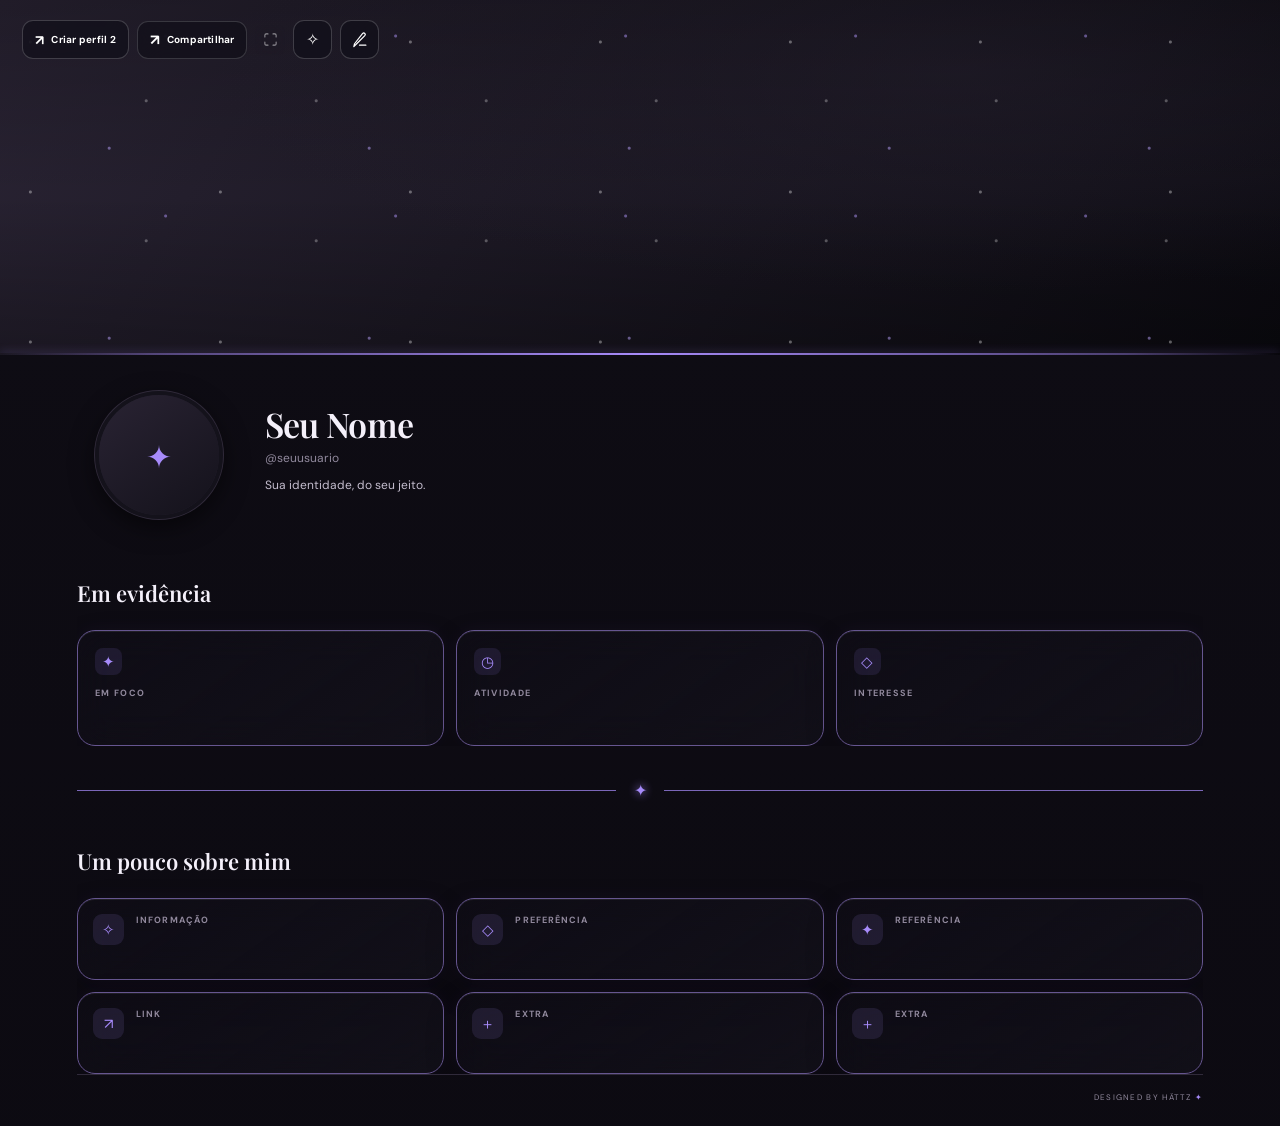
<file: index.html>
<!DOCTYPE html>
<html lang="pt-BR">
<head>
  <meta charset="UTF-8">
  <meta name="viewport" content="width=device-width, initial-scale=1.0">
  <meta name="theme-color" content="#0b0a10">
  <title>Hättz — Personal Space</title>

  <link rel="preconnect" href="https://fonts.googleapis.com">
  <link rel="preconnect" href="https://fonts.gstatic.com" crossorigin>
  <link href="https://fonts.googleapis.com/css2?family=Cinzel:wght@400;500;600;700&family=Cormorant+Garamond:wght@400;500;600;700&family=DM+Sans:wght@400;500;600;700&family=Lora:wght@400;500;600;700&family=Manrope:wght@400;500;600;700;800&family=Montserrat:wght@400;500;600;700&family=Playfair+Display:wght@500;600;700&family=Space+Grotesk:wght@400;500;600;700&display=swap" rel="stylesheet">

  <link rel="stylesheet" href="core/design-tokens.css">
  <link rel="stylesheet" href="style.css">
</head>

<body>
  <div class="site-background" aria-hidden="true">
    <img id="backgroundImage" alt="" hidden>
    <video id="backgroundVideo" muted loop playsinline hidden preload="none"></video>
    <div class="site-background-overlay"></div>
  </div>
  <main class="page">
    <section class="profile-card">
      <div class="card-background" aria-hidden="true">
        <img id="cardBackgroundImage" alt="" hidden>
        <video id="cardBackgroundVideo" muted loop playsinline hidden preload="none"></video>
        <div class="card-background-overlay"></div>
      </div>

      <header class="banner">
        <img id="bannerImage" class="banner-media" alt="" hidden>
        <video id="bannerVideo" class="banner-media" muted loop playsinline hidden preload="none"></video>
        <div class="banner-overlay"></div>

        <div class="banner-actions">
          <div class="banner-heading" id="bannerHeading">
            <span class="banner-title" id="bannerTitle"></span>
            <span class="banner-subtitle" id="bannerSubtitle" hidden></span>
          </div>
          <div class="banner-tool-actions">
            <button class="profile-switch-button" id="openOtherProfile" type="button" title="Abrir o outro perfil em uma nova aba">
              <span class="profile-switch-icon" aria-hidden="true">↗</span>
              <span id="openOtherProfileLabel">Criar perfil 2</span>
            </button>
            <button class="share-profile-button" id="openShareManager" type="button" title="Compartilhar ou abrir perfil por código">
              <span aria-hidden="true">↗</span><span>Compartilhar</span>
            </button>
            <button class="icon-button capture-mode-button" id="toggleCaptureMode" type="button" aria-label="Ativar modo captura" aria-pressed="false" title="Modo captura">
              <svg viewBox="0 0 24 24" aria-hidden="true">
                <path d="M8 3H5a2 2 0 0 0-2 2v3M16 3h3a2 2 0 0 1 2 2v3M21 16v3a2 2 0 0 1-2 2h-3M3 16v3a2 2 0 0 0 2 2h3"></path>
              </svg>
            </button>
            <button class="icon-button" id="openStudio" type="button" aria-label="Abrir Hättz Studio" title="Hättz Studio"><span aria-hidden="true">✧</span></button>
            <button class="icon-button" id="openEditor" aria-label="Editar perfil" title="Personalizar perfil">
              <svg viewBox="0 0 24 24" aria-hidden="true">
                <path d="M12 20h9"></path>
                <path d="M16.5 3.5a2.1 2.1 0 0 1 3 3L8 18l-4 4 1-4Z"></path>
              </svg>
            </button>
          </div>
        </div>
      </header>

      <div class="profile-content">

        <section class="identity-section">
          <div class="avatar-area">
            <div class="avatar-frame" id="avatarFrame" aria-hidden="true"></div>

            <div class="avatar-photo">
              <img id="avatarImage" alt="Avatar" decoding="async" hidden>
              <video id="avatarVideo" muted loop playsinline hidden preload="none"></video>
              <div class="avatar-placeholder" id="avatarPlaceholder">
                <span>✦</span>
              </div>
            </div>
          </div>

          <div class="identity-info">
            <div class="name-line">
              <h1 id="profileName">Seu Nome</h1>

              <span class="verified-badge" id="verifiedBadge" title="Perfil verificado" aria-label="Perfil verificado" hidden>
                <svg viewBox="0 0 24 24" aria-hidden="true" focusable="false">
                  <path class="verified-seal" d="M12 1.6 14.25 3l2.62-.48 1.35 2.3 2.55.8.1 2.66 1.73 2.02-1.17 2.4.62 2.6-2.25 1.42-.98 2.47-2.65-.05L12 20.7l-2.17-1.56-2.65.05-.98-2.47-2.25-1.42.62-2.6-1.17-2.4 1.73-2.02.1-2.66 2.55-.8 1.35-2.3L11.75 3 12 1.6Z" />
                  <path class="verified-check" d="m8.1 11.9 2.55 2.55 5.35-5.4" />
                </svg>
              </span>
            </div>

            <div class="profile-meta"><p class="username" id="profileUsername">@seuusuario</p><span class="role-chip" id="profileRole" hidden></span></div>
            <p class="bio" id="profileBio">Sua identidade, do seu jeito.</p>
            <div class="badges" id="badges"></div>
          </div>
        </section>

        <section class="content-section" id="statsSection">
          <div class="section-heading">
            <div>
              <h2 id="statsSectionTitle">Em evidência</h2>
              <p class="section-description" id="statsSectionDescription"></p>
            </div>
          </div>

          <div class="stats-grid" id="statsGrid"></div>
        </section>

        <div class="profile-divider divider-ornamental" id="profileDivider" aria-hidden="true"><span>✦</span></div>

        <section class="content-section" id="detailsSection">
          <div class="section-heading">
            <div>
              <h2 id="detailsSectionTitle">Um pouco sobre mim</h2>
              <p class="section-description" id="detailsSectionDescription"></p>
            </div>
          </div>

          <div class="details-grid" id="detailsGrid"></div>
        </section>

        <section class="music-player is-floating" id="profileMusic" hidden aria-label="Player compacto de música e vídeo" title="Arraste a faixa para mover e o canto inferior direito para redimensionar">
          <div class="music-bar-visual" aria-hidden="true">
            <img id="musicBarBackgroundImage" alt="" hidden>
            <video id="musicBarBackgroundVideo" muted loop playsinline preload="none" hidden></video>
            <div class="music-bar-visual-overlay"></div>
          </div>
          <div class="music-player-top">
            <span class="music-note-icon" aria-hidden="true">♫</span>
            <div class="music-info">
              <strong id="musicTrackName">Minha música</strong>
              <span class="music-time" id="musicTime">0:00 / 0:00</span>
            </div>
            <button class="music-play" id="musicToggle" type="button" aria-label="Reproduzir ou pausar" title="Reproduzir">▶</button>
            <button class="music-dock" id="dockMusic" type="button" aria-label="Mover player para o fim do perfil" title="Mover para o fim do perfil">⌄</button>
          </div>
          <div class="music-progress" aria-hidden="true"><span id="musicProgressFill"></span></div>
          <audio id="profileAudio" loop preload="metadata" hidden></audio>
          <video id="profileVideo" class="music-source-video" playsinline loop preload="metadata" hidden></video>
          <div class="music-legacy-cover" hidden>
            <img id="musicCoverImage" alt="Capa da mídia" hidden>
            <span id="musicCoverFallback" aria-hidden="true">♫</span>
            <span id="musicCoverName"></span>
          </div>
        </section>

        <footer class="profile-footer">
          <span id="footerText"></span>
          <span class="footer-signature">DESIGNED BY HÄTTZ <i>✦</i></span>
        </footer>
      </div>
    </section>

    <p class="page-caption">Um espaço pessoal. Uma identidade única.</p>
  </main>

  <button class="capture-exit-button" id="exitCaptureMode" type="button" aria-label="Sair do modo captura" title="Sair do modo captura · Esc">
    <svg viewBox="0 0 24 24" aria-hidden="true">
      <path d="M8 3H5a2 2 0 0 0-2 2v3M16 3h3a2 2 0 0 1 2 2v3M21 16v3a2 2 0 0 1-2 2h-3M3 16v3a2 2 0 0 0 2 2h3"></path>
    </svg>
  </button>

  <div class="toast" id="toast"></div>

  <div class="modal-backdrop" id="editorModal" aria-hidden="true">
    <section class="editor-modal" role="dialog" aria-modal="true" aria-labelledby="editorTitle">

      <header class="modal-header">
        <div>
          <h2 id="editorTitle">Editar espaço</h2>
          <span class="owner-mark" title="Proprietário do perfil">OWNER · HÄTTZ</span>
        </div>
        <button class="close-button" id="closeEditor" aria-label="Fechar">×</button>
      </header>

      <nav class="editor-tabs">
        <button class="tab-button active" data-tab="identity">Perfil</button>
        <button class="tab-button" data-tab="media">Mídia</button>
        <button class="tab-button" data-tab="design">Design</button>
        <button class="tab-button" data-tab="content">Conteúdo</button>
      </nav>

      <div class="modal-body">

        <section class="tab-panel active" id="tab-identity">
          <div class="field-group">
            <label for="editName">Nome</label>
            <input class="text-input" id="editName" maxlength="45" placeholder="Seu nome">
          </div>
          <div class="field-group banner-heading-editor">
            <label>Texto do banner</label>
            <label class="switch-row">
              <span>
                <strong>Mostrar texto no banner</strong>
              </span>
              <input type="checkbox" id="bannerHeadingVisible">
              <span class="switch"></span>
            </label>
            <label for="editBannerTitle">Título</label>
            <input class="text-input" id="editBannerTitle" maxlength="42" placeholder="Título do banner">
            <label for="editBannerSubtitle">Subtítulo</label>
            <input class="text-input" id="editBannerSubtitle" maxlength="90" placeholder="Ex.: Uma identidade única">
          </div>

          <div class="field-group">
            <label for="editUsername">Usuário</label>
            <input class="text-input" id="editUsername" maxlength="30" placeholder="seuusuario">
          </div>

          <div class="field-group">
            <label for="editRole">Cargo do perfil</label>
            <select class="text-input" id="editRole" disabled aria-describedby="editRoleHint">
              <option value="">Sem identificação</option>
            </select>
            <small class="field-hint" id="editRoleHint">Cargos são concedidos pelo Hättz Control por perfil. VIP é um benefício separado.</small>
          </div>

          <div class="field-group">
            <label for="editBio">Descrição</label>
            <textarea class="text-input" id="editBio" rows="3" maxlength="180" placeholder="Escreva uma descrição..."></textarea>
          </div>

          <p class="field-hint vip-verification-note">O selo de verificação é concedido automaticamente enquanto o benefício VIP estiver ativo. Ele não pode ser ativado manualmente pelo editor.</p>

          <div class="field-group">
            <label for="editBadges">Tags atribuídas</label>
            <input class="text-input" id="editBadges" placeholder="Gerenciado pelo Hättz Control" readonly aria-describedby="badgeManagementHint">
            <small class="field-hint" id="badgeManagementHint">As tags são criadas no Control e atribuídas individualmente aos perfis. Não há tags predefinidas.</small>
            <div class="badge-library" id="badgeLibrary" aria-label="Tags administradas pelo Hättz Control"></div>
          </div>

          <div class="field-group">
            <label for="editFooter">Texto do rodapé</label>
            <input class="text-input" id="editFooter" maxlength="90" placeholder="Opcional">
          </div>
        </section>

        <section class="tab-panel" id="tab-media">
          <div class="field-group">
            <label>Avatar</label>
            <label class="upload-box" for="avatarUpload">
              <span class="upload-symbol">＋</span>
              <span><strong>Escolher imagem ou vídeo</strong></span>
            </label>
            <input type="file" id="avatarUpload" accept="image/png,image/jpeg,image/gif,image/webp,image/apng,image/avif,image/svg+xml,image/bmp,video/mp4,video/webm,video/quicktime,video/ogg,video/x-m4v" hidden>
            <div class="crop-editor" data-crop="avatar">
              <div class="crop-editor-heading">
                <strong>Enquadramento</strong>
                <span>A moldura clara marca exatamente o recorte que aparecerá no perfil</span>
              </div>
              <div class="crop-preview crop-preview-avatar">
                <img id="avatarCropPreview" alt="Prévia do enquadramento de avatar" hidden>
                <video id="avatarCropPreviewVideo" muted playsinline loop hidden></video>
                <div class="crop-preview-empty" id="avatarCropEmpty">Adicione uma mídia para ajustar</div>
                <div class="crop-safe-window"></div>
              </div>
              <div class="crop-controls">
                <label class="range-field">
                  <span class="range-heading"><span>Horizontal</span><output id="avatarCropXValue">50%</output></span>
                  <input class="range-input crop-range" type="range" id="avatarCropX" min="0" max="100" value="50">
                </label>
                <label class="range-field">
                  <span class="range-heading"><span>Vertical</span><output id="avatarCropYValue">50%</output></span>
                  <input class="range-input crop-range" type="range" id="avatarCropY" min="0" max="100" value="50">
                </label>
                <label class="range-field">
                  <span class="range-heading"><span>Zoom</span><output id="avatarCropZoomValue">100%</output></span>
                  <input class="range-input crop-range" type="range" id="avatarCropZoom" min="100" max="250" step="1" value="100">
                </label>
              </div>
              <button class="text-button crop-reset" type="button" data-crop-reset="avatar">Centralizar enquadramento</button>
            </div>
            <button class="text-button danger" id="removeAvatar">Remover avatar</button>
            <label class="switch-row">
              <span><strong>Pausar vídeo do avatar</strong></span>
              <input type="checkbox" id="pauseAvatar">
              <span class="switch"></span>
            </label>
          </div>

          <div class="field-group">
            <label>Banner</label>
            <label class="upload-box" for="bannerUpload">
              <span class="upload-symbol">＋</span>
              <span><strong>Escolher imagem ou vídeo</strong></span>
            </label>
            <input type="file" id="bannerUpload" accept="image/png,image/jpeg,image/gif,image/webp,image/apng,image/avif,image/svg+xml,image/bmp,video/mp4,video/webm,video/quicktime,video/ogg,video/x-m4v" hidden>
            <div class="crop-editor" data-crop="banner">
              <div class="crop-editor-heading">
                <strong>Enquadramento</strong>
                <span>A moldura clara marca exatamente o recorte que aparecerá no perfil</span>
              </div>
              <div class="crop-preview crop-preview-banner">
                <img id="bannerCropPreview" alt="Prévia do enquadramento de banner" hidden>
                <video id="bannerCropPreviewVideo" muted playsinline loop hidden></video>
                <div class="crop-preview-empty" id="bannerCropEmpty">Adicione uma mídia para ajustar</div>
                <div class="crop-safe-window"></div>
              </div>
              <div class="crop-controls">
                <label class="range-field">
                  <span class="range-heading"><span>Horizontal</span><output id="bannerCropXValue">50%</output></span>
                  <input class="range-input crop-range" type="range" id="bannerCropX" min="0" max="100" value="50">
                </label>
                <label class="range-field">
                  <span class="range-heading"><span>Vertical</span><output id="bannerCropYValue">50%</output></span>
                  <input class="range-input crop-range" type="range" id="bannerCropY" min="0" max="100" value="50">
                </label>
                <label class="range-field">
                  <span class="range-heading"><span>Zoom</span><output id="bannerCropZoomValue">100%</output></span>
                  <input class="range-input crop-range" type="range" id="bannerCropZoom" min="100" max="250" step="1" value="100">
                </label>
              </div>
              <button class="text-button crop-reset" type="button" data-crop-reset="banner">Centralizar enquadramento</button>
            </div>
            <button class="text-button danger" id="removeBanner">Remover banner</button>
            <label class="switch-row">
              <span><strong>Pausar banner</strong></span>
              <input type="checkbox" id="pauseBanner">
              <span class="switch"></span>
            </label>
            <div class="banner-adjustments">
              <div class="range-field">
                <div class="range-heading"><label for="bannerHeight">Altura da área visível</label><output id="bannerHeightValue">355 px</output></div>
                <input class="range-input" type="range" id="bannerHeight" min="240" max="620" step="5" value="355">
                <button class="text-button field-reset-button" type="button" data-reset-setting="bannerHeight">Restaurar altura original</button>
              </div>
            </div>
            <div class="range-field media-opacity-field">
              <div class="range-heading"><label for="bannerOpacity">Opacidade da mídia</label><output id="bannerOpacityValue">100%</output></div>
              <input class="range-input" type="range" id="bannerOpacity" min="0" max="100" value="100">
              <button class="text-button field-reset-button" type="button" data-reset-setting="bannerOpacity">Restaurar opacidade original</button>
            </div>
          </div>

          <div class="field-group">
            <label>Fundo do cartão de perfil</label>
            <label class="upload-box" for="cardBackgroundUpload">
              <span class="upload-symbol">＋</span>
              <span><strong>Escolher imagem ou vídeo</strong></span>
            </label>
            <input type="file" id="cardBackgroundUpload" accept="image/png,image/jpeg,image/gif,image/webp,image/apng,image/avif,image/svg+xml,image/bmp,video/mp4,video/webm,video/quicktime,video/ogg,video/x-m4v" hidden>
            <div class="crop-editor" data-crop="cardBackground">
              <div class="crop-editor-heading">
                <strong>Enquadramento</strong>
                <span>A moldura clara marca exatamente o recorte que aparecerá no perfil</span>
              </div>
              <div class="crop-preview crop-preview-cardBackground">
                <img id="cardBackgroundCropPreview" alt="Prévia do enquadramento de fundo do cartão" hidden>
                <video id="cardBackgroundCropPreviewVideo" muted playsinline loop hidden></video>
                <div class="crop-preview-empty" id="cardBackgroundCropEmpty">Adicione uma mídia para ajustar</div>
                <div class="crop-safe-window"></div>
              </div>
              <div class="crop-controls">
                <label class="range-field">
                  <span class="range-heading"><span>Horizontal</span><output id="cardBackgroundCropXValue">50%</output></span>
                  <input class="range-input crop-range" type="range" id="cardBackgroundCropX" min="0" max="100" value="50">
                </label>
                <label class="range-field">
                  <span class="range-heading"><span>Vertical</span><output id="cardBackgroundCropYValue">50%</output></span>
                  <input class="range-input crop-range" type="range" id="cardBackgroundCropY" min="0" max="100" value="50">
                </label>
                <label class="range-field">
                  <span class="range-heading"><span>Zoom</span><output id="cardBackgroundCropZoomValue">100%</output></span>
                  <input class="range-input crop-range" type="range" id="cardBackgroundCropZoom" min="100" max="250" step="1" value="100">
                </label>
              </div>
              <button class="text-button crop-reset" type="button" data-crop-reset="cardBackground">Centralizar enquadramento</button>
            </div>
            <button class="text-button danger" id="removeCardBackground">Remover fundo do cartão</button>
            <label class="switch-row">
              <span><strong>Pausar fundo do cartão</strong></span>
              <input type="checkbox" id="pauseCardBackground">
              <span class="switch"></span>
            </label>
            <div class="range-field media-opacity-field">
              <div class="range-heading"><label for="cardBackgroundOpacity">Opacidade da mídia</label><output id="cardBackgroundOpacityValue">100%</output></div>
              <input class="range-input" type="range" id="cardBackgroundOpacity" min="0" max="100" value="100">
              <button class="text-button field-reset-button" type="button" data-reset-setting="cardBackgroundOpacity">Restaurar opacidade original</button>
            </div>
          </div>

          <div class="field-group">
            <label>Fundo da página</label>
            <label class="upload-box" for="backgroundUpload">
              <span class="upload-symbol">＋</span>
              <span><strong>Escolher imagem, GIF ou vídeo para a página</strong></span>
            </label>
            <input type="file" id="backgroundUpload" accept="image/png,image/jpeg,image/gif,image/webp,image/apng,image/avif,image/svg+xml,image/bmp,video/mp4,video/webm,video/quicktime,video/ogg,video/x-m4v" hidden>
            <div class="crop-editor" data-crop="background">
              <div class="crop-editor-heading">
                <strong>Enquadramento</strong>
                <span>A moldura clara marca exatamente o recorte que aparecerá no perfil</span>
              </div>
              <div class="crop-preview crop-preview-background">
                <img id="backgroundCropPreview" alt="Prévia do enquadramento de fundo da página" hidden>
                <video id="backgroundCropPreviewVideo" muted playsinline loop hidden></video>
                <div class="crop-preview-empty" id="backgroundCropEmpty">Adicione uma mídia para ajustar</div>
                <div class="crop-safe-window"></div>
              </div>
              <div class="crop-controls">
                <label class="range-field">
                  <span class="range-heading"><span>Horizontal</span><output id="backgroundCropXValue">50%</output></span>
                  <input class="range-input crop-range" type="range" id="backgroundCropX" min="0" max="100" value="50">
                </label>
                <label class="range-field">
                  <span class="range-heading"><span>Vertical</span><output id="backgroundCropYValue">50%</output></span>
                  <input class="range-input crop-range" type="range" id="backgroundCropY" min="0" max="100" value="50">
                </label>
                <label class="range-field">
                  <span class="range-heading"><span>Zoom</span><output id="backgroundCropZoomValue">100%</output></span>
                  <input class="range-input crop-range" type="range" id="backgroundCropZoom" min="100" max="250" step="1" value="100">
                </label>
              </div>
              <button class="text-button crop-reset" type="button" data-crop-reset="background">Centralizar enquadramento</button>
            </div>
            <button class="text-button danger" id="removeBackground">Remover fundo animado</button>
            <label class="switch-row">
              <span><strong>Pausar fundo da página</strong></span>
              <input type="checkbox" id="pauseBackground">
              <span class="switch"></span>
            </label>
            <div class="range-field media-opacity-field">
              <div class="range-heading"><label for="backgroundOpacity">Opacidade da mídia</label><output id="backgroundOpacityValue">34%</output></div>
              <input class="range-input" type="range" id="backgroundOpacity" min="0" max="100" value="34">
              <button class="text-button field-reset-button" type="button" data-reset-setting="backgroundOpacity">Restaurar opacidade original</button>
            </div>
          </div>

          <label class="switch-row">
            <span>
              <strong>Reproduzir vídeos automaticamente</strong>
            </span>
            <input type="checkbox" id="animateMedia" checked>
            <span class="switch"></span>
          </label>

          <div class="field-group">
            <label for="avatarFrameSelect">Estilo da moldura</label>
            <select class="text-input" id="avatarFrameSelect">
              <option value="none">Sem moldura</option>
              <option value="amethyst">Amethyst · Elite</option>
              <optgroup label="Clássicas e ornamentais">
                <option value="celestial">Celestial</option>
                <option value="gothic">Gótica</option>
                <option value="royal">Real</option>
                <option value="floral">Floral</option>
                <option value="ornate">Ornamental</option>
                <option value="dark">Dark</option>
                <option value="halo">Halo</option>
                <option value="vintage">Vintage</option>
              </optgroup>
            </select>
            <label for="frameRarity" class="sub-field-label">Raridade visual</label>
            <select class="text-input" id="frameRarity">
              <option value="none">Sem raridade</option>
              <option value="common">Common</option>
              <option value="rare">Rare</option>
              <option value="epic">Epic</option>
              <option value="elite">Elite</option>
              <option value="legendary">Legendary</option>
            </select>
            <label class="switch-row frame-color-toggle">
              <span><strong>Cor personalizada</strong></span>
              <input type="checkbox" id="customFrameColorEnabled">
              <span class="switch"></span>
            </label>
            <label class="frame-color-picker" for="customFrameColor">
              <span>Escolher cor da moldura</span>
              <input type="color" id="customFrameColor" value="#a78bfa">
            </label>
            <button class="text-button field-reset-button" id="resetFrameAppearance" type="button">Restaurar moldura e cor originais</button>
          </div>

          <label class="switch-row">
            <span><strong>Efeitos de perfil</strong></span>
            <input type="checkbox" id="profileEffects" checked>
            <span class="switch"></span>
          </label>

          <div class="field-group music-settings">
            <label>Música e vídeo do perfil</label>
            <label class="upload-box" for="musicUpload">
              <span class="upload-symbol">♫</span>
              <span><strong>Selecionar arquivo de áudio</strong><small>MP3, WAV, OGG, M4A, AAC e FLAC</small></span>
            </label>
            <input type="file" id="musicUpload" accept="audio/*,.mp3,.wav,.ogg,.m4a,.aac,.flac,.opus" hidden>
            <label class="upload-box" for="musicVideoUpload">
              <span class="upload-symbol">▣</span>
              <span><strong>Selecionar vídeo</strong><small>MP4, WebM, MOV e OGG vídeo (conforme o navegador)</small></span>
            </label>
            <input type="file" id="musicVideoUpload" accept="video/mp4,video/webm,video/quicktime,video/ogg,.mp4,.webm,.mov,.ogv,.m4v" hidden>
            <label class="upload-box music-bar-background-upload" for="musicBarBackgroundUpload">
              <span class="upload-symbol">▧</span>
              <span><strong>Personalizar o fundo da faixa</strong><small>Imagem, GIF, WebP ou vídeo em loop</small></span>
            </label>
            <input type="file" id="musicBarBackgroundUpload" accept="image/*,video/mp4,video/webm,video/quicktime,video/ogg,.gif,.webp,.mp4,.webm,.mov,.ogv" hidden>
            <p class="field-hint">Esse fundo é uma camada decorativa independente: trocar imagem, GIF ou vídeo aqui não substitui nem pausa a música principal.</p>
            <button class="text-button danger" id="removeMusicBarBackground" type="button">Remover fundo da faixa</button>
            <div class="crop-editor" data-crop="musicBarBackground">
              <div class="crop-editor-heading">
                <strong>Enquadramento do fundo da faixa</strong>
                <span>Ajuste qual parte da imagem, GIF ou vídeo aparece na janela flutuante</span>
              </div>
              <div class="crop-preview crop-preview-musicBarBackground">
                <img id="musicBarBackgroundCropPreview" alt="Prévia do enquadramento do fundo da faixa" hidden>
                <video id="musicBarBackgroundCropPreviewVideo" muted playsinline loop hidden></video>
                <div class="crop-preview-empty" id="musicBarBackgroundCropEmpty">Adicione uma mídia para ajustar</div>
                <div class="crop-safe-window"></div>
              </div>
              <div class="crop-controls">
                <label class="range-field">
                  <span class="range-heading"><span>Horizontal</span><output id="musicBarBackgroundCropXValue">50%</output></span>
                  <input class="range-input crop-range" type="range" id="musicBarBackgroundCropX" min="0" max="100" value="50">
                </label>
                <label class="range-field">
                  <span class="range-heading"><span>Vertical</span><output id="musicBarBackgroundCropYValue">50%</output></span>
                  <input class="range-input crop-range" type="range" id="musicBarBackgroundCropY" min="0" max="100" value="50">
                </label>
                <label class="range-field">
                  <span class="range-heading"><span>Zoom</span><output id="musicBarBackgroundCropZoomValue">100%</output></span>
                  <input class="range-input crop-range" type="range" id="musicBarBackgroundCropZoom" min="100" max="300" step="1" value="100">
                </label>
              </div>
              <button class="text-button crop-reset" type="button" data-crop-reset="musicBarBackground">Restaurar enquadramento original</button>
            </div>
            <div class="range-field media-opacity-field">
              <div class="range-heading"><label for="musicBarBackgroundOpacity">Opacidade do fundo da faixa</label><output id="musicBarBackgroundOpacityValue">24%</output></div>
              <input class="range-input" type="range" id="musicBarBackgroundOpacity" min="0" max="100" value="24">
              <button class="text-button field-reset-button" type="button" data-reset-setting="musicBarBackgroundOpacity">Restaurar opacidade original</button>
            </div>
            <div class="player-window-controls">
              <div class="range-field">
                <label class="range-heading" for="musicPlayerWidth"><span>Largura da janela</span><output id="musicPlayerWidthValue">360 px</output></label>
                <input class="range-input" type="range" id="musicPlayerWidth" min="220" max="620" step="10" value="360">
                <button class="text-button field-reset-button" type="button" data-reset-setting="musicPlayerWidth">Restaurar largura</button>
              </div>
              <div class="range-field">
                <label class="range-heading" for="musicPlayerHeight"><span>Altura da janela</span><output id="musicPlayerHeightValue">64 px</output></label>
                <input class="range-input" type="range" id="musicPlayerHeight" min="56" max="220" step="2" value="64">
                <button class="text-button field-reset-button" type="button" data-reset-setting="musicPlayerHeight">Restaurar altura</button>
              </div>
              <p class="field-hint">Também pode arrastar a faixa para reposicionar e usar o canto inferior direito para redimensionar no computador.</p>
              <div class="player-placement-actions">
                <button class="text-button" id="resetMusicPlayerPlacement" type="button">Restaurar posição e tamanho da janela</button>
              </div>
            </div>
            <p class="field-hint" id="musicBarBackgroundName">Nenhum fundo personalizado selecionado.</p>
            <p class="field-hint" id="musicLocalStatus">Os arquivos ficam salvos somente neste navegador. A reprodução é em loop; use a faixa flutuante para controlar a mídia.</p>
            <a class="text-button music-external-link" href="https://savetheclip.app/pt/download-video-from-link" target="_blank" rel="noopener noreferrer">↗ Abrir conversor externo de links (MP4 / MP3)</a>
            <p class="field-hint">O conversor abre em outra aba. Use apenas conteúdo que você tenha direito ou autorização para salvar.</p>
            <div class="music-actions">
              <button class="text-button" id="previewMusic" type="button">Reproduzir / pausar</button>
              <button class="text-button" id="downloadMusic" type="button" disabled>Baixar arquivo original</button>
              <button class="text-button danger" id="removeMusic" type="button">Remover mídia</button>
            </div>
            <label class="range-label" for="musicVolume">Volume <span id="musicVolumeValue">12%</span></label>
            <input type="range" id="musicVolume" min="0" max="100" value="12">
            <button class="text-button field-reset-button" type="button" data-reset-setting="volume">Restaurar volume original</button>
          </div>
        </section>

        <section class="tab-panel" id="tab-design">
          <div class="field-group appearance-reset-group">
            <strong>Restaurar personalizações</strong>
            <p class="field-hint">Volta cores, transparências, enquadramentos, molduras, divisórias, tipografia e posição/tamanho do player ao padrão, sem apagar seus arquivos, nome ou conteúdo.</p>
            <button class="text-button danger" id="resetAppearance" type="button">Restaurar todo o visual original</button>
          </div>
          <div class="field-group">
            <label>Temas prontos</label>
            <div class="theme-grid">
              <button class="theme-option" data-theme="dark" type="button">
                <span class="theme-swatch" style="--swatch-bg:#0b0a10;--swatch-grad:#292333;--swatch-accent:#a78bfa"></span>
                <span>Obsidian</span>
              </button>
              <button class="theme-option" data-theme="midnight" type="button">
                <span class="theme-swatch" style="--swatch-bg:#080e19;--swatch-grad:#1b3150;--swatch-accent:#75b8f5"></span>
                <span>Midnight</span>
              </button>
              <button class="theme-option" data-theme="purple" type="button">
                <span class="theme-swatch" style="--swatch-bg:#100b18;--swatch-grad:#49345e;--swatch-accent:#c19bfa"></span>
                <span>Lavender</span>
              </button>
              <button class="theme-option" data-theme="gold" type="button">
                <span class="theme-swatch" style="--swatch-bg:#100d09;--swatch-grad:#59432b;--swatch-accent:#d6ae68"></span>
                <span>Royal</span>
              </button>
              <button class="theme-option" data-theme="crimson" type="button">
                <span class="theme-swatch" style="--swatch-bg:#16090e;--swatch-grad:#542033;--swatch-accent:#ef7899"></span>
                <span>Crimson</span>
              </button>
              <button class="theme-option" data-theme="ocean" type="button">
                <span class="theme-swatch" style="--swatch-bg:#061217;--swatch-grad:#164653;--swatch-accent:#54d6d0"></span>
                <span>Abyss</span>
              </button>
              <button class="theme-option" data-theme="forest" type="button">
                <span class="theme-swatch" style="--swatch-bg:#09130f;--swatch-grad:#244c39;--swatch-accent:#8bd6a4"></span>
                <span>Evergreen</span>
              </button>
              <button class="theme-option" data-theme="ice" type="button">
                <span class="theme-swatch" style="--swatch-bg:#0b121b;--swatch-grad:#2b4964;--swatch-accent:#9bd8ff"></span>
                <span>Glacier</span>
              </button>
              <button class="theme-option" data-theme="rose" type="button">
                <span class="theme-swatch" style="--swatch-bg:#170d14;--swatch-grad:#593044;--swatch-accent:#f0a3c7"></span>
                <span>Rosewood</span>
              </button>
              <button class="theme-option" data-theme="ember" type="button">
                <span class="theme-swatch" style="--swatch-bg:#17100b;--swatch-grad:#654027;--swatch-accent:#f3a45f"></span>
                <span>Ember</span>
              </button>
              <button class="theme-option" data-theme="mono" type="button">
                <span class="theme-swatch" style="--swatch-bg:#101010;--swatch-grad:#353535;--swatch-accent:#e5e5e5"></span>
                <span>Monochrome</span>
              </button>
              <button class="theme-option" data-theme="cyber" type="button">
                <span class="theme-swatch" style="--swatch-bg:#080b14;--swatch-grad:#202c4d;--swatch-accent:#68f0d2"></span>
                <span>Neon Circuit</span>
              </button>
              <button class="theme-option" data-theme="wine" type="button">
                <span class="theme-swatch" style="--swatch-bg:#160a12;--swatch-grad:#4d1d34;--swatch-accent:#d88ab2"></span>
                <span>Bordeaux</span>
              </button>
              <button class="theme-option" data-theme="sand" type="button">
                <span class="theme-swatch" style="--swatch-bg:#17130e;--swatch-grad:#594a35;--swatch-accent:#d9bd86"></span>
                <span>Desert</span>
              </button>
              <button class="theme-option" data-theme="amethyst" type="button">
                <span class="theme-swatch" style="--swatch-bg:#100b19;--swatch-grad:#382451;--swatch-accent:#ad8cff"></span>
                <span>Amethyst</span>
              </button>
              <button class="theme-option" data-theme="steel" type="button">
                <span class="theme-swatch" style="--swatch-bg:#0b1017;--swatch-grad:#303e50;--swatch-accent:#9eb8d6"></span>
                <span>Graphite Blue</span>
              </button>
              <button class="theme-option" data-theme="obsidianRose" type="button">
                <span class="theme-swatch" style="--swatch-bg:#120b10;--swatch-grad:#432331;--swatch-accent:#e6a0bd"></span>
                <span>Obsidian Rose</span>
              </button>
              <button class="theme-option" data-theme="silver" type="button">
                <span class="theme-swatch" style="--swatch-bg:#101216;--swatch-grad:#39404a;--swatch-accent:#c7d0dc"></span>
                <span>Silver</span>
              </button>
              <button class="theme-option" data-theme="violetNight" type="button">
                <span class="theme-swatch" style="--swatch-bg:#0d0917;--swatch-grad:#30204d;--swatch-accent:#b79cff"></span>
                <span>Violet Night</span>
              </button>
              <button class="theme-option" data-theme="arctic" type="button">
                <span class="theme-swatch" style="--swatch-bg:#07131a;--swatch-grad:#1b3b4c;--swatch-accent:#8de0ef"></span>
                <span>Arctic</span>
              </button>
              <button class="theme-option" data-theme="bloodMoon" type="button">
                <span class="theme-swatch" style="--swatch-bg:#15090b;--swatch-grad:#4c1b22;--swatch-accent:#e36d79"></span>
                <span>Blood Moon</span>
              </button>
              <button class="theme-option" data-theme="sage" type="button">
                <span class="theme-swatch" style="--swatch-bg:#0c120f;--swatch-grad:#2d4437;--swatch-accent:#a7c7a8"></span>
                <span>Sage</span>
              </button>
              <button class="theme-option" data-theme="bronze" type="button">
                <span class="theme-swatch" style="--swatch-bg:#15100b;--swatch-grad:#57402b;--swatch-accent:#d5a76b"></span>
                <span>Bronze</span>
              </button>
              <button class="theme-option" data-theme="ultramarine" type="button">
                <span class="theme-swatch" style="--swatch-bg:#080d1b;--swatch-grad:#202e5a;--swatch-accent:#8daaff"></span>
                <span>Ultramarine</span>
              </button>
            </div>
          </div>

          <div class="field-group theme-library-group">
            <label for="savedThemeSelect">Minha biblioteca de temas</label>
            <div class="theme-save-row">
              <input class="text-input" id="savedThemeName" maxlength="24" placeholder="Nome do tema">
              <button class="text-button" id="saveTheme">Salvar tema</button>
            </div>
            <div class="theme-save-row">
              <select class="text-input" id="savedThemeSelect"><option value="">Selecionar tema salvo</option></select>
              <button class="text-button" id="applySavedTheme">Aplicar</button>
              <button class="text-button danger" id="deleteSavedTheme">Excluir</button>
            </div>
          </div>

          <div class="field-group">
            <label>Personalizar cores</label>
            <div class="color-grid">
              <div class="color-setting"><label>Fundo <input type="color" id="colorBackground"></label><button class="mini-reset" type="button" data-reset-color="background" aria-label="Restaurar cor de fundo" title="Restaurar cor original">↺</button></div>
              <div class="color-setting"><label>Gradiente <input type="color" id="colorGradient"></label><button class="mini-reset" type="button" data-reset-color="gradient" aria-label="Restaurar cor do gradiente" title="Restaurar cor original">↺</button></div>
              <div class="color-setting"><label>Cards <input type="color" id="colorCard"></label><button class="mini-reset" type="button" data-reset-color="card" aria-label="Restaurar cor dos cards" title="Restaurar cor original">↺</button></div>
              <div class="color-setting"><label>Destaque <input type="color" id="colorAccent"></label><button class="mini-reset" type="button" data-reset-color="accent" aria-label="Restaurar cor de destaque" title="Restaurar cor original">↺</button></div>
              <div class="color-setting"><label>Texto <input type="color" id="colorText"></label><button class="mini-reset" type="button" data-reset-color="text" aria-label="Restaurar cor do texto" title="Restaurar cor original">↺</button></div>
              <div class="color-setting"><label>Bordas <input type="color" id="colorBorder"></label><button class="mini-reset" type="button" data-reset-color="border" aria-label="Restaurar cor das bordas" title="Restaurar cor original">↺</button></div>
            </div>
            <div class="design-extra-grid">
              <div class="range-field"><label for="gradientIntensity">Intensidade do gradiente</label><input type="range" id="gradientIntensity" min="0" max="100" value="55"><button class="text-button field-reset-button" type="button" data-reset-setting="gradientIntensity">Restaurar</button></div>
              <div class="range-field"><label for="cardRadius">Arredondamento dos cards</label><input type="range" id="cardRadius" min="8" max="32" value="18"><button class="text-button field-reset-button" type="button" data-reset-setting="cardRadius">Restaurar</button></div>
            </div>
            <button class="primary-button full-button" id="applyCustomTheme">Aplicar cores</button>
            <button class="text-button field-reset-button" id="resetThemeColors" type="button">Restaurar as seis cores originais</button>
          </div>

          <div class="field-group divider-settings">
            <label>Divisória entre seções</label>
            <select class="text-input" id="dividerStyle">
              <option value="none">Sem divisória</option>
              <option value="minimal">Minimalista</option>
              <option value="double">Linha dupla</option>
              <option value="dotted">Pontilhada</option>
              <option value="ornamental">Ornamental</option>
              <option value="celestial">Celestial</option>
              <option value="gothic">Gótica</option>
              <option value="royal">Real</option>
            </select>
            <label class="switch-row">
              <span><strong>Personalizar cor da divisória</strong></span>
              <input type="checkbox" id="dividerCustomColorEnabled">
              <span class="switch"></span>
            </label>
            <label class="frame-color-picker" for="dividerColor">
              <span>Cor da linha</span>
              <input type="color" id="dividerColor" value="#a78bfa">
            </label>
            <button class="text-button field-reset-button" id="resetDividerAppearance" type="button">Restaurar divisória e cor originais</button>
          </div>

          <div class="field-group">
            <label for="fontFamily">Tipografia</label>
            <select class="text-input" id="fontFamily">
              <option value="DM Sans">DM Sans</option>
              <option value="Arial">Arial</option>
              <option value="Georgia">Georgia</option>
              <option value="Playfair Display">Playfair Display</option>
              <option value="Trebuchet MS">Trebuchet MS</option>
              <option value="Verdana">Verdana</option>
              <option value="Manrope">Manrope</option>
              <option value="Montserrat">Montserrat</option>
              <option value="Space Grotesk">Space Grotesk</option>
              <option value="Lora">Lora</option>
              <option value="Cormorant Garamond">Cormorant Garamond</option>
              <option value="Cinzel">Cinzel</option>
            </select>
            <button class="text-button field-reset-button" id="resetFont" type="button">Restaurar tipografia original</button>
          </div>
        </section>

        <section class="tab-panel" id="tab-content">
          <div class="field-group section-config">
            <label>Apresentação das seções</label>
            <div class="section-config-grid">
              <div class="field-group">
                <label for="editStatsTitle">Título da primeira seção</label>
                <input class="text-input" id="editStatsTitle" maxlength="28" placeholder="Em evidência">
                <label for="editStatsSubtitle">Subtítulo</label>
                <input class="text-input" id="editStatsSubtitle" maxlength="70" placeholder="Subtítulo (opcional)">
              </div>
              <div class="field-group">
                <label for="editDetailsTitle">Título da segunda seção</label>
                <input class="text-input" id="editDetailsTitle" maxlength="28" placeholder="Um pouco sobre mim">
                <label for="editDetailsSubtitle">Subtítulo</label>
                <input class="text-input" id="editDetailsSubtitle" maxlength="70" placeholder="Subtítulo (opcional)">
              </div>
            </div>
          </div>

          <div class="editor-section-title">
            <div>
              <h3>Itens em evidência</h3>
            </div>
            <button class="add-button" id="addStat">＋ Adicionar item</button>
          </div>

          <datalist id="statPresets">
            <option value="Em foco"></option><option value="Atividade"></option>
            <option value="Interesse"></option><option value="Personalizado"></option>
          </datalist>
          <div class="dynamic-editor" id="statsEditor"></div>

          <div class="editor-separator"></div>

          <div class="editor-section-title">
            <div>
              <h3>Informações do perfil</h3>
            </div>
            <button class="add-button" id="addDetail">＋ Adicionar detalhe</button>
          </div>

          <datalist id="detailPresets">
            <option value="Informação"></option><option value="Preferência"></option>
            <option value="Referência"></option><option value="Link"></option>
            <option value="Personalizado"></option>
          </datalist>
          <div class="dynamic-editor" id="detailsEditor"></div>

          <p class="editor-footnote">
            Você pode deixar os valores vazios. Os títulos continuam aparecendo no perfil.
          </p>
        </section>
      </div>

      <footer class="modal-footer">
        <div class="backup-actions">
          <button class="text-button" id="exportProfile">Exportar backup</button>
          <button class="text-button" id="importProfile">Importar backup</button>
          <input type="file" id="importProfileFile" accept="application/json,.json" hidden>
        </div>
        <div class="modal-main-actions">
          <button class="text-button danger" id="resetProfile">Restaurar padrão</button>
          <button class="primary-button save-button" id="saveProfile">Salvar alterações</button>
        </div>
      </footer>
    </section>
  </div>


  <div class="modal-backdrop share-modal-backdrop" id="shareModal" aria-hidden="true">
    <section class="share-modal" role="dialog" aria-modal="true" aria-labelledby="shareModalTitle">
      <header class="share-modal-header">
        <div>
          <span class="share-eyebrow">HÄTTZ SHARE</span>
          <h2 id="shareModalTitle">Compartilhar perfil</h2>
        </div>
        <button class="close-button" id="closeShareModal" type="button" aria-label="Fechar">×</button>
      </header>
      <div class="share-modal-body">
        <p class="share-intro">Publique uma cópia do perfil para que qualquer pessoa consiga visualizá-lo em outro navegador. O código público nunca permite editar.</p>
        <div class="share-api-status" id="shareApiStatus">Verificando configuração da API...</div>
        <button class="primary-button share-publish-button" id="publishProfileButton" type="button">Publicar / atualizar perfil</button>
        <p class="share-publish-status" id="sharePublishStatus" role="status" aria-live="polite">Seu perfil continua salvo localmente até ser publicado.</p>

        <div class="share-result-panel" id="shareResultPanel" hidden>
          <div class="share-field">
            <label for="shareCodeOutput">Código público</label>
            <div class="share-input-action">
              <input class="text-input" id="shareCodeOutput" type="text" readonly>
              <button class="secondary-button" id="copyShareCode" type="button">Copiar</button>
            </div>
          </div>
          <div class="share-field">
            <label for="shareLinkOutput">Link para abrir o perfil</label>
            <div class="share-input-action">
              <input class="text-input" id="shareLinkOutput" type="text" readonly>
              <button class="secondary-button" id="copyShareLink" type="button">Copiar</button>
            </div>
          </div>
          <div class="share-owner-panel" id="shareOwnerPanel" hidden>
            <label for="shareOwnerTokenOutput">Chave privada de edição</label>
            <div class="share-input-action">
              <input class="text-input" id="shareOwnerTokenOutput" type="password" readonly autocomplete="off">
              <button class="secondary-button" id="copyShareOwnerToken" type="button">Copiar chave</button>
            </div>
            <small>Guarde esta chave num local seguro. Ela é diferente do código público e é necessária para atualizar ou despublicar o perfil neste navegador.</small>
          </div>
          <button class="text-button danger share-unpublish" id="unpublishProfileButton" type="button">Despublicar perfil</button>
        </div>

        <div class="share-divider"><span>OU</span></div>
        <div class="share-field">
          <label for="shareLookupCode">Já tem um código de perfil?</label>
          <div class="share-input-action">
            <input class="text-input" id="shareLookupCode" type="text" maxlength="16" placeholder="HTZ-ABCDE-FGHIJ" autocomplete="off">
            <button class="secondary-button" id="openSharedProfile" type="button">Abrir</button>
          </div>
          <small>O perfil abre em uma nova aba, somente para visualização.</small>
        </div>
      </div>
    </section>
  </div>

  <script src="share-config.js"></script>
  <script src="core/hattz-core.js"></script>
  <script src="maintenance.js"></script>
  <script src="script.js"></script>
</body>
</html>
</file>
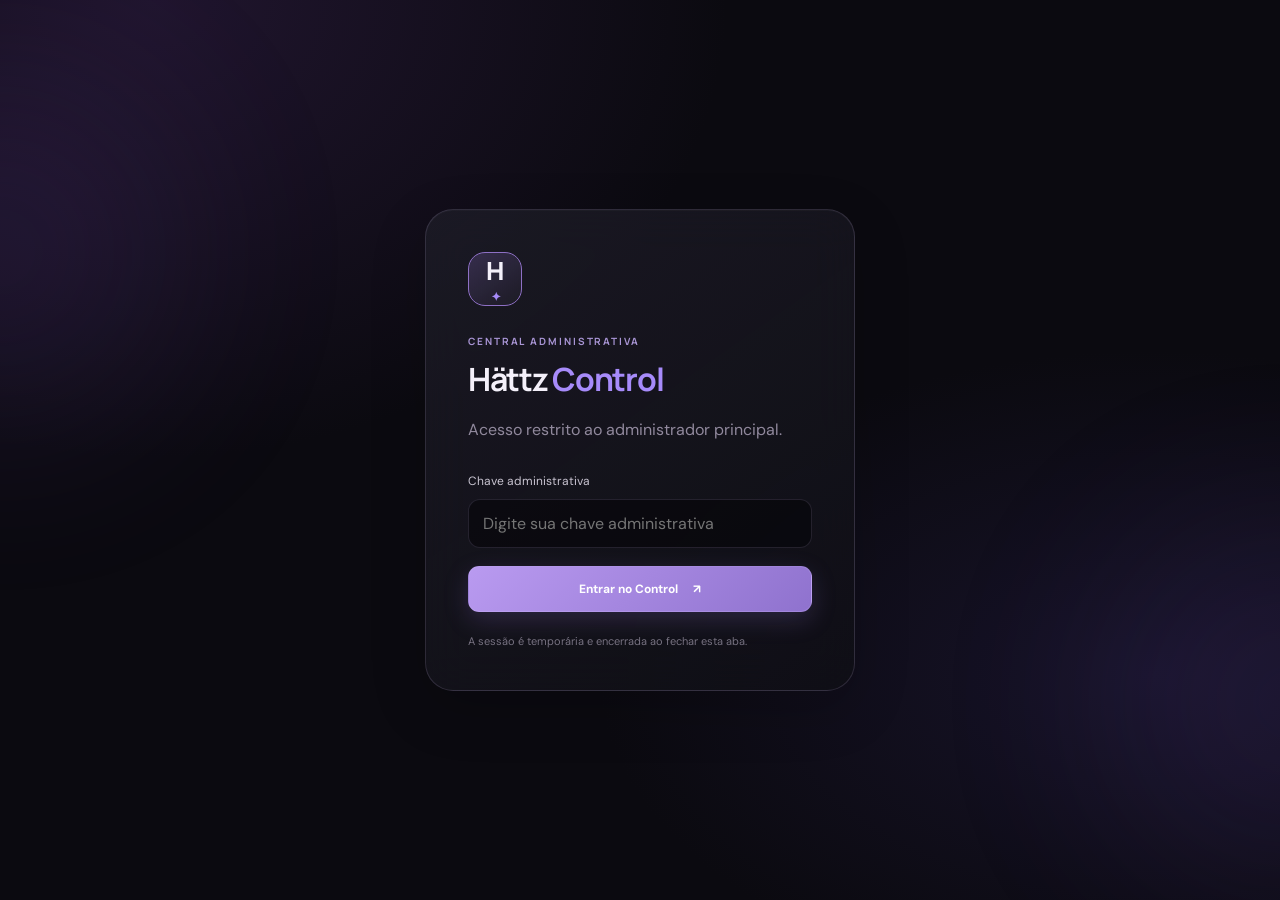
<file: control.html>
<!doctype html>
<html lang="pt-BR">
<head>
  <meta charset="utf-8">
  <meta name="viewport" content="width=device-width, initial-scale=1">
  <meta name="theme-color" content="#09090d">
  <title>Hättz Control</title>
  <link rel="preconnect" href="https://fonts.googleapis.com">
  <link rel="preconnect" href="https://fonts.gstatic.com" crossorigin>
  <link href="https://fonts.googleapis.com/css2?family=DM+Sans:wght@400;500;600;700&family=Manrope:wght@400;500;600;700;800&display=swap" rel="stylesheet">
  <link rel="stylesheet" href="core/design-tokens.css">
  <link rel="stylesheet" href="control.css">
</head>
<body>
  <div class="ambient ambient-one"></div><div class="ambient ambient-two"></div>
  <main class="shell">
    <section id="loginView" class="login-wrap">
      <div class="login-card glass">
        <div class="brand-mark">H<span>✦</span></div>
        <p class="eyebrow">CENTRAL ADMINISTRATIVA</p>
        <h1>Hättz <span>Control</span></h1>
        <p class="muted">Acesso restrito ao administrador principal.</p>
        <form id="loginForm">
          <label for="adminPassword">Chave administrativa</label>
          <input id="adminPassword" type="password" autocomplete="current-password" minlength="24" required placeholder="Digite sua chave administrativa">
          <button class="primary full" type="submit">Entrar no Control <span>↗</span></button>
        </form>
        <p class="login-note">A sessão é temporária e encerrada ao fechar esta aba.</p>
      </div>
    </section>

    <section id="appView" hidden>
      <header class="topbar glass">
        <a class="brand" href="./control.html"><span class="brand-symbol">H✦</span><span>Hättz <b>Control</b><small>ADMIN CONSOLE</small></span></a>
        <div class="top-actions"><span class="secure-label"><i></i> Sessão protegida</span><button id="logoutButton" class="quiet-button">Sair <span>↗</span></button></div>
      </header>

      <div class="layout">
        <aside class="sidebar glass">
          <p class="eyebrow">WORKSPACE</p>
          <button class="nav-item active" data-view="overview"><span>◫</span> Visão geral</button>
          <button class="nav-item" data-view="profiles"><span>▤</span> Perfis na nuvem</button>
          <button class="nav-item" data-view="ecosystem"><span>✧</span> Ecossistema</button>
          <button class="nav-item" data-view="storage"><span>◩</span> Armazenamento</button>
          <button class="nav-item" data-view="maintenance"><span>◷</span> Manutenção</button>
          <button class="nav-item" data-view="ip"><span>⌁</span> IP Intelligence</button>
          <button class="nav-item" data-view="audit"><span>≋</span> Auditoria</button>
          <div class="sidebar-foot"><span class="live-dot"></span> Hättz Share API</div>
        </aside>

        <section class="content-area">
          <section class="view active" id="view-overview">
            <div class="page-heading"><div><p class="eyebrow">OVERVIEW</p><h1>Visão geral</h1><p class="muted">Estado atual da infraestrutura Hättz Share.</p></div><button id="refreshOverview" class="quiet-button">↻ Atualizar</button></div>
            <div class="metric-grid" id="overviewMetrics"><article class="metric glass skeleton"></article><article class="metric glass skeleton"></article><article class="metric glass skeleton"></article><article class="metric glass skeleton"></article></div>
            <div class="panel-grid">
              <article class="panel glass"><div class="panel-heading"><div><p class="eyebrow">SISTEMA</p><h2>Estado operacional</h2></div><span class="status-pill" id="apiStatus">Verificando</span></div><p class="muted" id="systemSummary">Consultando armazenamento e perfis...</p><div class="mini-progress"><span id="overviewStorageBar"></span></div><div class="panel-foot"><span>Uso total</span><strong id="overviewStorageText">—</strong></div></article>
              <article class="panel glass"><div class="panel-heading"><div><p class="eyebrow">CONTROLE</p><h2>Manutenção</h2></div><span class="status-pill" id="maintenanceStatus">Desativada</span></div><p class="muted" id="maintenanceSummary">O acesso público está liberado.</p><button class="secondary" data-open-view="maintenance">Configurar manutenção <span>↗</span></button></article>
            </div>
          </section>

          <section class="view" id="view-profiles">
            <div class="page-heading"><div><p class="eyebrow">CLOUD DATABASE</p><h1>Perfis na nuvem</h1><p class="muted">Pesquise, restaure, suspenda, reative ou exclua perfis e suas mídias.</p></div><button id="reloadProfiles" class="quiet-button">↻ Atualizar</button></div>
            <div class="panel glass">
              <div class="toolbar"><input id="profileSearch" class="search-input" type="search" placeholder="Buscar por código ou conteúdo do perfil"><button id="searchProfiles" class="secondary">Buscar</button></div>
              <div class="selection-toolbar"><span id="selectionCount">Nenhum perfil selecionado</span><div><button id="suspendSelected" class="secondary" disabled>Suspender</button><button id="activateSelected" class="secondary" disabled>Reativar</button><button id="deleteSelected" class="danger" disabled>Excluir selecionados</button></div></div>
              <div class="table-wrap"><table><thead><tr><th><input id="selectAllProfiles" type="checkbox" aria-label="Selecionar todos desta página"></th><th>Perfil</th><th>Armazenamento</th><th>Mídias</th><th>Estado</th><th>Atualizado</th><th>Ações</th></tr></thead><tbody id="profilesTable"><tr><td colspan="7" class="empty">Carregando perfis...</td></tr></tbody></table></div>
              <div class="pagination"><span id="profilesPageLabel">Página 1</span><div><button id="previousPage" class="quiet-button" disabled>← Anterior</button><button id="nextPage" class="quiet-button" disabled>Próxima →</button></div></div>
            </div>
            <p class="warning-note">Os perfis oficiais são protegidos pelo servidor e não podem ser excluídos nem suspensos.</p>
          </section>

          <section class="view" id="view-ecosystem">
            <div class="page-heading"><div><p class="eyebrow">HÄTTZ ECOSYSTEM</p><h1>Ecossistema</h1><p class="muted">Crie cargos, tags e molduras do zero e escolha exatamente quais perfis recebem cada item.</p></div><button id="reloadEcosystem" class="quiet-button">↻ Atualizar</button></div>
            <div class="panel-grid">
              <article class="panel glass"><div class="panel-heading"><div><p class="eyebrow">STUDIO PERMISSIONS</p><h2>Cargos autorizados ao editor de tema</h2></div></div><p class="muted">Selecione um ou mais cargos. Apenas os perfis que possuírem pelo menos um deles poderão editar o próprio tema no Studio.</p><div id="studioAccessRoles" class="role-list"><p class="empty">Carregando cargos...</p></div><button id="saveStudioAccess" class="secondary" type="button">Salvar permissões do Studio</button></article>
              <article class="panel glass"><div class="panel-heading"><div><p class="eyebrow">CATALOGUE</p><h2>Criar ou atualizar item</h2></div></div>
                <div class="field"><label for="catalogKind">Tipo</label><select id="catalogKind"><option value="badges">Tag</option><option value="frames">Moldura</option></select></div>
                <div class="field"><label for="catalogId">ID único</label><input id="catalogId" maxlength="48" placeholder="ex.: early-supporter"></div>
                <div class="field"><label for="catalogName">Nome</label><input id="catalogName" maxlength="64" placeholder="Nome exibido"></div>
                <div class="field"><label for="catalogDescription">Descrição</label><textarea id="catalogDescription" maxlength="240" rows="2"></textarea></div>
                <div class="field"><label for="catalogRarity">Raridade</label><select id="catalogRarity"><option value="1">Comum</option><option value="2">Incomum</option><option value="3">Raro</option><option value="4">Épico</option><option value="5">Lendário</option><option value="6">Mítico</option><option value="7">Celestial</option><option value="8">Transcendente</option></select></div>
                <div class="field" id="catalogBadgeFields"><label for="catalogCategory">Categoria</label><input id="catalogCategory" maxlength="32" value="" placeholder="Categoria personalizada"><label for="catalogIcon">Ícone (emoji ou PNG)</label><input id="catalogIcon" maxlength="4" value="" placeholder="✦"><input id="catalogIconFile" type="file" accept="image/png"><small>PNG até 128 KB. A imagem substitui o emoji.</small></div>
                <div id="catalogFrameFields" hidden><label for="catalogFrameFile">Imagem PNG da moldura</label><input id="catalogFrameFile" type="file" accept="image/png"><small>PNG com transparência recomendado · até 300 KB.</small><div class="field"><label for="catalogFrameScale">Escala da imagem</label><input id="catalogFrameScale" type="range" min="25" max="200" value="100"></div><div class="field"><label for="catalogFrameX">Posição horizontal</label><input id="catalogFrameX" type="range" min="-100" max="100" value="0"></div><div class="field"><label for="catalogFrameY">Posição vertical</label><input id="catalogFrameY" type="range" min="-100" max="100" value="0"></div></div><button id="saveCatalogItem" class="primary">Salvar item</button>
              </article>
              <article class="panel glass"><div class="panel-heading"><div><p class="eyebrow">PROFILE BENEFITS</p><h2>Gerenciar benefícios</h2></div></div>
                <div class="field"><label for="entitlementCode">Código do perfil</label><input id="entitlementCode" placeholder="HTZ-ABCDE-FGHIJ"></div>
                <div class="field"><label for="vipEnabled">Acesso VIP</label><select id="vipEnabled"><option value="true">Conceder / manter ativo</option><option value="false">Revogar</option></select></div>
                <div class="field"><label for="vipExpiry">Validade (opcional)</label><input id="vipExpiry" type="datetime-local"></div>
                <button id="saveVip" class="secondary">Atualizar VIP</button><p class="muted">Benefício aplicado no backend: limite individual de mídia de 500 MiB enquanto o VIP estiver ativo (250 MiB no plano padrão). O teto global do Hättz não muda.</p>
                <div class="field"><label for="grantBadgeId">Tag</label><select id="grantBadgeId"></select><button id="grantBadge" class="secondary">Conceder tag</button><button id="revokeBadge" class="quiet-button">Revogar tag</button></div>
                <div class="field"><label for="grantFrameId">Moldura</label><select id="grantFrameId"></select><button id="grantFrame" class="secondary">Conceder moldura</button><button id="revokeFrame" class="quiet-button">Revogar moldura</button></div>
                <div class="field role-manager">
                  <label for="grantRoleId">Cargo do perfil</label>
                  <select id="grantRoleId"><option value="">Carregando cargos...</option></select>
                  <label for="roleExpiry">Validade do cargo (opcional)</label>
                  <input id="roleExpiry" type="datetime-local">
                  <div class="inline-actions"><button id="grantRole" class="secondary" type="button">Conceder cargo</button><button id="revokeRole" class="quiet-button" type="button">Revogar cargo</button><button id="loadProfileRoles" class="quiet-button" type="button">Ver cargos</button></div>
                  <div id="profileRoleList" class="role-list"><p class="empty">Informe um perfil para consultar os cargos.</p></div>
                  <div class="inline-actions"><button id="loadProfileBadges" class="quiet-button" type="button">Ver tags e molduras atribuídas</button></div>
                  <div id="profileBadgeList" class="role-list"><p class="empty">As tags e molduras atribuídas aparecerão aqui.</p></div>
                </div>
                <p class="muted">VIP é um benefício separado dos cargos. Cargos administrativos e reservados não aparecem nesta lista.</p>
                <p class="muted">Todas as operações são validadas no Worker e registradas na auditoria.</p>
              </article>
            </div>
            <article class="panel glass role-design-panel">
              <div class="panel-heading"><div><p class="eyebrow">SPECIAL IDENTITIES</p><h2>Cargos especiais e temas exclusivos</h2><p class="muted">Crie cargos personalizados com identidade visual própria. Depois, conceda-os individualmente pelo código do perfil.</p></div></div>
              <div class="role-design-grid">
                <div class="field"><label for="roleDefinitionId">ID único</label><input id="roleDefinitionId" maxlength="48" placeholder="ex.: celestial-artist"></div>
                <div class="field"><label for="roleDefinitionLabel">Nome do cargo</label><input id="roleDefinitionLabel" maxlength="40" placeholder="Celestial Artist"></div>
                <div class="field"><label for="roleDefinitionColor">Cor do cargo</label><input id="roleDefinitionColor" type="color" value="#b99af0"></div>
                <div class="field"><label for="roleDefinitionDescription">Descrição</label><input id="roleDefinitionDescription" maxlength="180" placeholder="Identidade especial da comunidade"></div>
              </div>
              <p class="eyebrow role-theme-eyebrow">TEMA EXCLUSIVO DO CARGO</p>
              <div class="role-theme-colors">
                <label>Fundo <input id="roleThemeBackground" type="color" value="#0b0a10"></label>
                <label>Gradiente <input id="roleThemeGradient" type="color" value="#292333"></label>
                <label>Cartões <input id="roleThemeCard" type="color" value="#14121b"></label>
                <label>Destaque <input id="roleThemeAccent" type="color" value="#a78bfa"></label>
                <label>Texto <input id="roleThemeText" type="color" value="#f4f0fa"></label>
                <label>Bordas <input id="roleThemeBorder" type="color" value="#302a3a"></label>
              </div>
              <div class="inline-actions"><button id="saveRoleDefinition" class="primary" type="button">Salvar cargo especial</button><button id="newRoleDefinition" class="quiet-button" type="button">Novo cargo</button></div>
              <div id="roleDefinitionList" class="role-definition-list"><p class="empty">Carregando cargos...</p></div>
              <p class="muted">Os temas são aplicados somente ao perfil que recebeu o cargo ativo. Cargos administrativos e VIP não podem ser criados por este editor.</p>
            </article>
            <article class="panel glass"><div class="panel-heading"><div><p class="eyebrow">ROLE ASSIGNMENTS</p><h2>Quem recebeu cada cargo ou tag</h2><p class="muted">Lista de atribuições ativas, com perfil, cargo e validade.</p></div><button id="reloadRoleAssignments" class="quiet-button" type="button">↻ Atualizar</button></div><div id="roleAssignmentsList" class="audit-list"><p class="empty">Carregando atribuições...</p></div></article>
            <article class="panel glass"><div class="panel-heading"><div><p class="eyebrow">PUBLISHED CATALOGUE</p><h2>Tags e molduras disponíveis</h2></div></div><div id="ecosystemCatalog" class="audit-list"><p class="empty">Carregando catálogo...</p></div></article>
          </section>

          <section class="view" id="view-storage">
            <div class="page-heading"><div><p class="eyebrow">CAPACITY</p><h1>Armazenamento</h1><p class="muted">Consumo das mídias registradas no D1, com verificação dos contadores.</p></div><button id="reloadStorage" class="quiet-button">↻ Atualizar</button></div>
            <article class="panel glass storage-panel"><div class="storage-head"><div><p class="eyebrow">USO GLOBAL</p><h2 id="storageUsed">—</h2><p class="muted" id="storageCapacity">—</p></div><strong id="storagePercent">—</strong></div><div class="large-progress"><span id="storageBar"></span></div><div class="storage-stats"><div><span>Espaço restante</span><strong id="storageRemaining">—</strong></div><div><span>Perfis existentes</span><strong id="storageProfiles">—</strong></div><div><span>Estimativa de perfis adicionais</span><strong id="storageEstimate">—</strong></div></div><p id="storageIntegrity" class="muted" role="status">O consumo considera mídias registradas no banco.</p></article>
            <article class="panel glass"><div class="panel-heading"><div><p class="eyebrow">TOP CONSUMERS</p><h2>Maiores consumidores</h2></div></div><div id="largestProfiles" class="largest-list"></div></article>
          </section>

          <section class="view" id="view-maintenance">
            <div class="page-heading"><div><p class="eyebrow">REMOTE CONTROL</p><h1>Modo de manutenção</h1><p class="muted">O bloqueio é aplicado pela API, não apenas pelo site.</p></div></div>
            <article class="panel glass maintenance-panel"><div class="maintenance-toggle-row"><div><h2>Ativar manutenção global</h2><p class="muted">Perfis oficiais e códigos liberados continuam acessíveis.</p></div><label class="switch"><input id="maintenanceEnabled" type="checkbox"><span></span></label></div><div class="field"><label for="maintenanceTitle">Título</label><input id="maintenanceTitle" maxlength="80" value="Em manutenção"></div><div class="field"><label for="maintenanceMessage">Mensagem</label><textarea id="maintenanceMessage" rows="3" maxlength="500">Voltamos em breve.</textarea></div><div class="field"><label for="maintenanceAllowlist">Códigos liberados (um por linha)</label><textarea id="maintenanceAllowlist" rows="3" placeholder="HTZ-ABCDE-FGHIJ"></textarea><small>Máximo de 100 códigos. Os dois perfis oficiais já são liberados automaticamente.</small></div>
              <div class="maintenance-editor-head"><div><p class="eyebrow">APARÊNCIA</p><h2>Fundo da manutenção</h2><p class="muted">Personalize a tela pública sem alterar o layout do site.</p></div><span class="editor-chip">LIVE PREVIEW</span></div>
              <div class="maintenance-editor-grid">
                <div class="maintenance-controls">
                  <div class="field"><label for="maintenanceBackgroundFile">Enviar imagem ou vídeo</label><input id="maintenanceBackgroundFile" type="file" accept="image/jpeg,image/png,image/webp,image/gif,video/mp4,video/webm,video/quicktime"><small>JPG, PNG, WEBP, GIF, MP4, WEBM ou MOV · até 75 MB. O arquivo fica no Supabase Storage.</small><button type="button" id="uploadMaintenanceBackground" class="secondary">Enviar fundo</button></div>
                  <div class="field"><label for="maintenanceBackgroundUrl">Ou usar URL HTTPS</label><input id="maintenanceBackgroundUrl" type="url" placeholder="https://..."><small>Use um link direto para uma imagem ou vídeo.</small></div>
                  <div class="field"><label for="maintenanceBackgroundType">Tipo de fundo</label><select id="maintenanceBackgroundType"><option value="color">Gradiente escuro</option><option value="image">Imagem</option><option value="video">Vídeo</option></select></div>
                  <div class="field"><label for="maintenanceAccent">Cor de destaque</label><input id="maintenanceAccent" type="color" value="#9b7add"></div>
                  <div class="field range-field"><label for="maintenanceOverlay">Escurecimento <output id="maintenanceOverlayValue">62%</output></label><input id="maintenanceOverlay" type="range" min="0" max="95" value="62"></div>
                  <div class="field range-field"><label for="maintenanceBlur">Desfoque <output id="maintenanceBlurValue">0 px</output></label><input id="maintenanceBlur" type="range" min="0" max="30" value="0"></div>
                  <div class="field"><button type="button" id="clearMaintenanceBackground" class="quiet-button">Remover mídia de fundo</button></div>
                </div>
                <div class="maintenance-preview-wrap"><div id="maintenancePreview" class="maintenance-preview"><div class="maintenance-preview-shade"></div><div class="maintenance-preview-card"><span class="preview-mark">H✦</span><small>HÄTTZ SHARE</small><h3 id="maintenancePreviewTitle">Em manutenção</h3><p id="maintenancePreviewMessage">Voltamos em breve.</p><span class="preview-foot">VOLTAREMOS EM BREVE</span></div></div><small>Prévia aproximada da tela exibida aos visitantes.</small></div>
              </div>
              <button id="saveMaintenance" class="primary">Salvar configuração <span>↗</span></button></article>
          </section>

          <section class="view" id="view-ip">
            <div class="page-heading"><div><p class="eyebrow">RESTRICTED INTELLIGENCE</p><h1>IP Intelligence</h1><p class="muted">Dados sensíveis visíveis somente nesta sessão de administrador principal.</p></div><button id="reloadIp" class="quiet-button">↻ Atualizar</button></div>
            <div class="privacy-banner"><span>⌁</span><div><strong>Acesso exclusivo</strong><p>IPs são dados pessoais: ficam criptografados e acessíveis somente ao proprietário. O painel mostra sinais técnicos e localização aproximada; não tenta descobrir identidade, endereço residencial ou outros dados privados.</p></div></div>
            <article class="panel glass"><div class="toolbar"><input id="ipProfileFilter" class="search-input" placeholder="Filtrar por código de perfil"><button id="searchIp" class="secondary">Consultar</button><button id="clearIpEvents" class="quiet-button danger-action" type="button">⌫ Limpar histórico</button></div><p class="muted" id="vpnProviderStatus">Sistema, navegador e dispositivo são estimados pelo user-agent. VPN/proxy/Tor dependem do provedor de reputação configurado.</p><div class="table-wrap"><table><thead><tr><th>IP</th><th>Perfil</th><th>Localização</th><th>ISP / ASN</th><th>Dispositivo / modelo</th><th>Navegador</th><th>Sistema operacional</th><th>VPN / Proxy / Tor</th><th>Atividade</th><th>Evento</th></tr></thead><tbody id="ipTable"><tr><td colspan="10" class="empty">Carregando eventos...</td></tr></tbody></table></div></article>
          </section>

          <section class="view" id="view-audit">
            <div class="page-heading"><div><p class="eyebrow">SECURITY LOG</p><h1>Auditoria</h1><p class="muted">Histórico de ações administrativas e tentativas de acesso.</p></div><button id="reloadAudit" class="quiet-button">↻ Atualizar</button></div>
            <article class="panel glass">
              <div class="audit-toolbar"><p class="muted">Retenção automática de 90 dias. A limpeza manual remove os registros atuais, preservando o evento que documenta a própria limpeza.</p><button id="clearAudit" class="danger" type="button">Limpar auditoria</button></div>
              <div id="auditList" class="audit-list"><p class="empty">Carregando eventos...</p></div>
            </article>
          </section>
        </section>
      </div>
      <div id="toast" class="toast" role="status" aria-live="polite"></div>
      <footer class="footer">HÄTTZ CONTROL <span>✦</span> PRIVATE ADMINISTRATION</footer>
    </section>
  </main>
  <script src="share-config.js"></script>
  <script src="core/hattz-core.js"></script>
  <script src="control.js"></script>
</body>
</html>
</file>
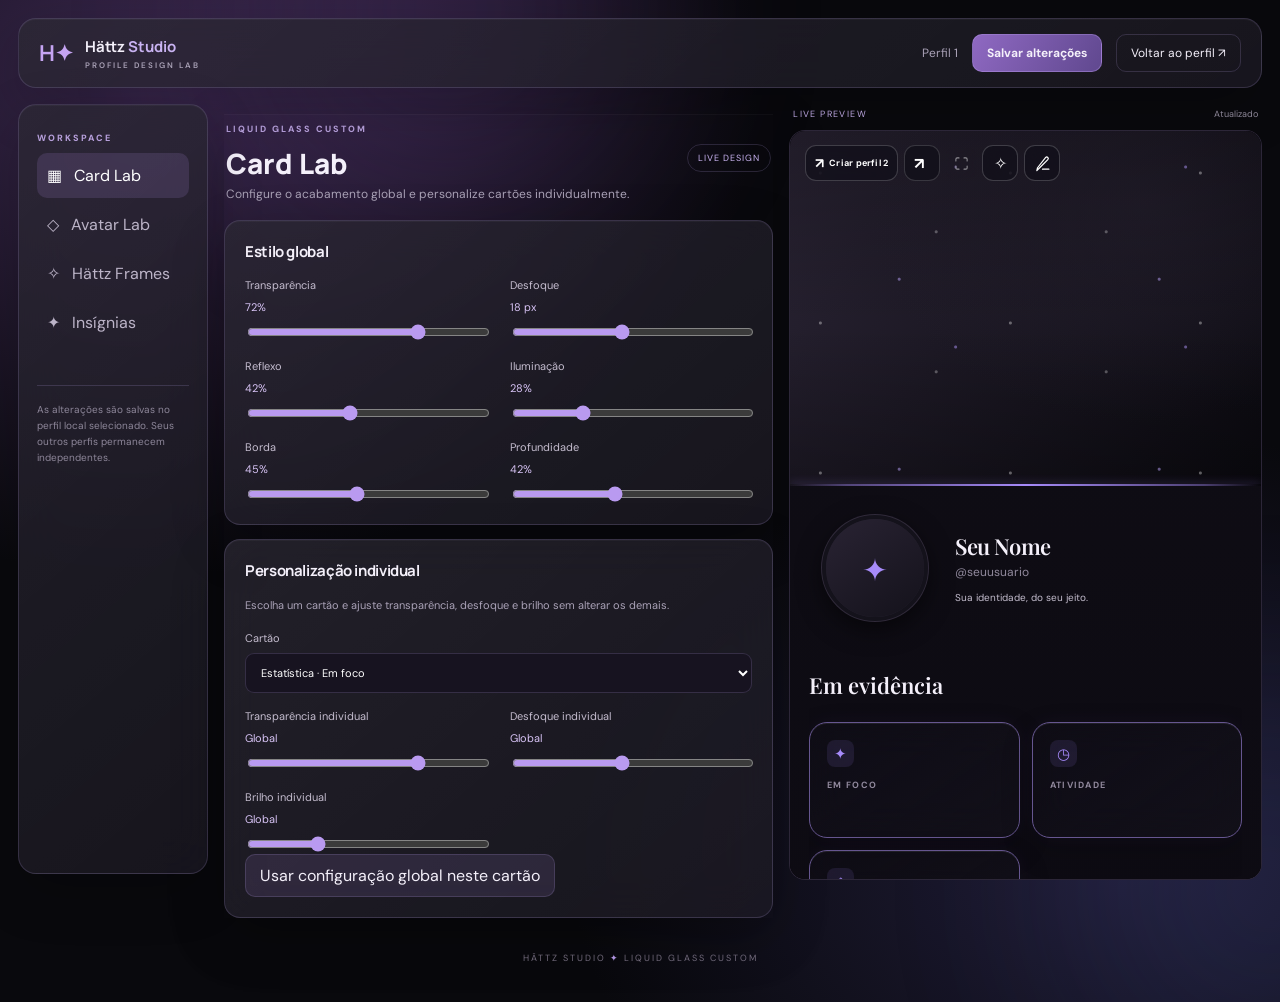
<file: studio.html>
<!doctype html>
<html lang="pt-BR">
<head>
  <meta charset="utf-8"><meta name="viewport" content="width=device-width, initial-scale=1">
  <meta name="theme-color" content="#09090d"><title>Hättz Studio</title>
  <link rel="preconnect" href="https://fonts.googleapis.com"><link rel="preconnect" href="https://fonts.gstatic.com" crossorigin>
  <link href="https://fonts.googleapis.com/css2?family=DM+Sans:wght@400;500;600;700&family=Manrope:wght@400;500;600;700;800&display=swap" rel="stylesheet">
  <link rel="stylesheet" href="core/design-tokens.css"><link rel="stylesheet" href="studio.css">
</head>
<body>
  <div class="ambient ambient-a"></div><div class="ambient ambient-b"></div>
  <main class="studio-shell">
    <header class="studio-top glass"><a class="brand" href="./index.html"><span class="brand-symbol">H✦</span><span>Hättz <b>Studio</b><small>PROFILE DESIGN LAB</small></span></a><div class="top-right"><span id="activeProfileLabel">Perfil 1</span><button id="saveStudio" class="primary">Salvar alterações</button><a class="quiet" id="backToProfile" href="./index.html">Voltar ao perfil ↗</a></div></header>
    <div class="studio-layout">
      <aside class="studio-sidebar glass">
        <p class="eyebrow">WORKSPACE</p>
        <button class="studio-nav active" data-panel="cards">▦ <span>Card Lab</span></button>
        <button class="studio-nav" data-panel="avatar">◇ <span>Avatar Lab</span></button>
        <button class="studio-nav" data-panel="frames">✧ <span>Hättz Frames</span></button>
        <button class="studio-nav" data-panel="badges">✦ <span>Insígnias</span></button>
        <button class="studio-nav" data-panel="theme" id="themeNav" hidden>◈ <span>Tema exclusivo</span></button>
        <div class="side-note">As alterações são salvas no perfil local selecionado. Seus outros perfis permanecem independentes.</div>
      </aside>
      <section class="studio-workspace">
        <section class="studio-panel active" id="panel-cards">
          <div class="heading"><div><p class="eyebrow">LIQUID GLASS CUSTOM</p><h1>Card Lab</h1><p>Configure o acabamento global e personalize cartões individualmente.</p></div><span class="live-chip">LIVE DESIGN</span></div>
          <article class="glass editor-card"><h2>Estilo global</h2><div class="control-grid">
            <label>Transparência <output id="opacityOut">72%</output><input data-glass="opacity" type="range" min="0" max="100" value="72"></label>
            <label>Desfoque <output id="blurOut">18 px</output><input data-glass="blur" type="range" min="0" max="40" value="18"></label>
            <label>Reflexo <output id="reflectionOut">42%</output><input data-glass="reflection" type="range" min="0" max="100" value="42"></label>
            <label>Iluminação <output id="glowOut">28%</output><input data-glass="glow" type="range" min="0" max="100" value="28"></label>
            <label>Borda <output id="borderOut">45%</output><input data-glass="border" type="range" min="0" max="100" value="45"></label>
            <label>Profundidade <output id="depthOut">42%</output><input data-glass="depth" type="range" min="0" max="100" value="42"></label>
          </div></article>
          <article class="glass editor-card"><h2>Personalização individual</h2><p class="muted">Escolha um cartão e ajuste transparência, desfoque e brilho sem alterar os demais.</p>
            <div class="field"><label for="cardTarget">Cartão</label><select id="cardTarget"><option value="stat_focus">Estatística · Em foco</option><option value="stat_activity">Estatística · Atividade</option><option value="stat_interest">Estatística · Interesse</option><option value="detail_information">Detalhe · Informação</option><option value="detail_preference">Detalhe · Preferência</option></select></div>
            <div class="control-grid"><label>Transparência individual <output id="cardOpacityOut">Global</output><input id="cardOpacity" type="range" min="0" max="100" value="72"></label><label>Desfoque individual <output id="cardBlurOut">Global</output><input id="cardBlur" type="range" min="0" max="40" value="18"></label><label>Brilho individual <output id="cardGlowOut">Global</output><input id="cardGlow" type="range" min="0" max="100" value="28"></label></div>
            <button id="resetCard" class="secondary">Usar configuração global neste cartão</button>
          </article>
        </section>
        <section class="studio-panel" id="panel-avatar">
          <div class="heading"><div><p class="eyebrow">AVATAR CUSTOMIZATION</p><h1>Avatar Lab</h1><p>Ajuste a moldura, posição e iluminação ao redor do avatar.</p></div></div>
          <article class="glass editor-card"><div class="avatar-demo"><div class="demo-avatar">H</div><div class="demo-frame">✧</div></div><div class="control-grid">
            <label>Tamanho <output id="avatarSizeOut">150 px</output><input data-avatar="size" type="range" min="110" max="220" value="150"></label>
            <label>Espessura <output id="avatarThicknessOut">2 px</output><input data-avatar="thickness" type="range" min="1" max="8" value="2"></label>
            <label>Posição horizontal <output id="avatarOffsetXOut">0 px</output><input data-avatar="offsetX" type="range" min="-30" max="30" value="0"></label>
            <label>Posição vertical <output id="avatarOffsetYOut">0 px</output><input data-avatar="offsetY" type="range" min="-30" max="30" value="0"></label>
            <label>Iluminação <output id="avatarLightingOut">65%</output><input data-avatar="lighting" type="range" min="0" max="100" value="65"></label>
            <label>Escala da moldura PNG <output id="avatarFrameScaleOut">100%</output><input data-avatar="frameScale" type="range" min="25" max="200" value="100"></label>
            <label>Ajuste horizontal da moldura <output id="avatarFrameXOut">0 px</output><input data-avatar="frameX" type="range" min="-100" max="100" value="0"></label>
            <label>Ajuste vertical da moldura <output id="avatarFrameYOut">0 px</output><input data-avatar="frameY" type="range" min="-100" max="100" value="0"></label>
          </div></article>
        </section>
        <section class="studio-panel" id="panel-frames">
          <div class="heading"><div><p class="eyebrow">FRAME COLLECTION</p><h1>Hättz Frames</h1><p>Catálogo de molduras. A Amethyst é a primeira moldura integrada ao editor.</p></div></div>
          <article class="glass editor-card"><div class="frame-grid">
            <button class="frame-option" data-frame="none"><span class="frame-preview plain">○</span><b>Sem moldura</b><small>Basic</small></button>
            <button class="frame-option selected" data-frame="amethyst"><span class="frame-preview amethyst">✧</span><b>Amethyst</b><small>Elite · Hättz original</small></button>
            <button class="frame-option" data-frame="celestial"><span class="frame-preview celestial">✦</span><b>Celestial</b><small>Basic</small></button>
            <button class="frame-option" data-frame="gothic"><span class="frame-preview">♜</span><b>Gothic</b><small>Premium</small></button>
            <button class="frame-option" data-frame="royal"><span class="frame-preview royal">♛</span><b>Royal</b><small>Premium</small></button>
            <button class="frame-option" data-frame="floral"><span class="frame-preview">❀</span><b>Floral</b><small>Basic</small></button>
            <button class="frame-option" data-frame="ornate"><span class="frame-preview">✥</span><b>Ornate</b><small>Premium</small></button>
            <button class="frame-option" data-frame="dark"><span class="frame-preview">◈</span><b>Dark</b><small>Basic</small></button>
            <button class="frame-option" data-frame="halo"><span class="frame-preview">☼</span><b>Halo</b><small>Premium</small></button>
            <button class="frame-option" data-frame="vintage"><span class="frame-preview">❖</span><b>Vintage</b><small>Basic</small></button>
            <button class="frame-option" data-frame="wings"><span class="frame-preview">♧</span><b>Wings</b><small>Elite</small></button>
            <button class="frame-option" data-frame="skulls"><span class="frame-preview">☠</span><b>Skulls</b><small>Elite</small></button>
            <button class="frame-option" data-frame="thorn"><span class="frame-preview">❧</span><b>Thorn</b><small>Premium</small></button>
          </div><p class="muted">A coleção local inclui os estilos vetoriais existentes e a nova moldura Amethyst. O catálogo remoto pode ser administrado pelo Control após aplicar a migração.</p></article>
        </section>
        <section class="studio-panel" id="panel-theme" hidden>
          <div class="heading"><div><p class="eyebrow">EXCLUSIVE ROLE BENEFIT</p><h1>Tema exclusivo</h1><p>Personalize as cores do seu próprio perfil. O acesso depende dos cargos configurados no Control.</p></div></div>
          <article class="glass editor-card"><div class="control-grid">
            <label>Fundo <input type="color" data-theme="background" value="#0b0a10"></label>
            <label>Gradiente <input type="color" data-theme="gradient" value="#292333"></label>
            <label>Cartões <input type="color" data-theme="card" value="#14121b"></label>
            <label>Destaque <input type="color" data-theme="accent" value="#a78bfa"></label>
            <label>Texto <input type="color" data-theme="text" value="#f4f0fa"></label>
            <label>Bordas <input type="color" data-theme="border" value="#302a3a"></label>
          </div><button id="saveProfileTheme" class="primary" type="button">Salvar tema no perfil</button><p class="muted" id="themeAccessNote">Verificando acesso...</p></article>
        </section>
        <section class="studio-panel" id="panel-badges">
          <div class="heading"><div><p class="eyebrow">COLLECTIBLES</p><h1>Insígnias</h1><p>Consulte a coleção disponível no catálogo do Hättz.</p></div><button id="reloadCatalog" class="secondary">Atualizar catálogo</button></div>
          <article class="glass editor-card"><div id="badgeCatalog" class="catalog-grid"><p class="muted">Carregando catálogo...</p></div><p class="muted">A concessão e revogação de insígnias são operações administrativas no Hättz Control.</p></article>
        </section>
        <div id="studioToast" class="toast" role="status" aria-live="polite"></div>
      </section>
      <aside class="preview-column"><div class="preview-heading"><span>LIVE PREVIEW</span><span id="previewState">Atualizado</span></div><iframe id="profilePreview" title="Pré-visualização do perfil" loading="lazy"></iframe></aside>
    </div>
    <footer>HÄTTZ STUDIO <span>✦</span> LIQUID GLASS CUSTOM</footer>
  </main>
  <script src="share-config.js"></script><script src="core/hattz-core.js"></script><script src="studio.js"></script>
</body></html>
</file>
<file: core/design-tokens.css>
:root {
  color-scheme: dark;
  --hattz-color-bg: #0b0a10;
  --hattz-color-bg-elevated: #14121b;
  --hattz-color-surface: #1b1723;
  --hattz-color-accent: #a78bfa;
  --hattz-color-accent-strong: #8b68d5;
  --hattz-color-text: #f4f0fa;
  --hattz-color-muted: #91899d;
  --hattz-color-border: #302a3a;
  --hattz-color-danger: #e28b9a;
  --hattz-color-success: #8bd7b4;
  --hattz-font-sans: "DM Sans", sans-serif;
  --hattz-font-display: "Manrope", "DM Sans", sans-serif;
  --hattz-space-1: 4px;
  --hattz-space-2: 8px;
  --hattz-space-3: 12px;
  --hattz-space-4: 16px;
  --hattz-space-5: 20px;
  --hattz-space-6: 24px;
  --hattz-radius-sm: 10px;
  --hattz-radius-md: 14px;
  --hattz-radius-lg: 20px;
  --hattz-radius-xl: 28px;
  --hattz-glass-bg: rgba(20, 18, 27, .72);
  --hattz-glass-border: rgba(198, 177, 235, .14);
  --hattz-glass-blur: 22px;
  --hattz-shadow-panel: 0 22px 70px rgba(0, 0, 0, .28);
  --hattz-motion-fast: .18s ease;
  --hattz-motion-normal: .28s ease;
}
</file>
<file: style.css>
:root {
  --background: var(--hattz-color-bg);
  --gradient: #292333;
  --card: var(--hattz-color-bg-elevated);
  --accent: var(--hattz-color-accent);
  --text: var(--hattz-color-text);
  --muted: var(--hattz-color-muted);
  --border: var(--hattz-color-border);
  --font: var(--hattz-font-sans);

  --transition-fast: var(--hattz-motion-fast);
  --transition-normal: var(--hattz-motion-normal);
}

* {
  box-sizing: border-box;
  margin: 0;
  padding: 0;
}

body {
  min-height: 100vh;
  min-height: 100dvh;
  padding: 0;

  background:
    radial-gradient(
      ellipse at 50% 0%,
      color-mix(in srgb, var(--accent) 10%, transparent),
      transparent 43%
    ),
    var(--background);

  color: var(--text);
  font-family: var(--font);
  transition: background .25s, color .25s;
}

button,
input,
textarea,
select {
  font: inherit;
}

button {
  cursor: pointer;
}

[hidden] {
  display: none !important;
}

.page {
  width: 100%;
  min-height: 100vh;
  min-height: 100dvh;
  margin: 0 auto;
}

.profile-card {
  position: relative;
  isolation: isolate;
  overflow: hidden;
  width: 100%;
  min-height: 100vh;
  min-height: 100dvh;
  display: flex;
  flex-direction: column;
  border: 0;
  border-radius: 0;
  background: var(--card);
  box-shadow: none;
}

.card-background {
  position: absolute;
  z-index: 0;
  inset: 0;
  overflow: hidden;
  pointer-events: none;
  border-radius: inherit;
}

.card-background img,
.card-background video {
  position: absolute;
  inset: 0;
  width: 100%;
  height: 100%;
  object-fit: cover;
  object-position: var(--card-bg-position, center);
}

.card-background-overlay {
  position: absolute;
  inset: 0;
  background: linear-gradient(180deg, #0b091080, #0b0910b8 42%, #0b0910d9);
}

.profile-card > .banner,
.profile-card > .profile-content {
  position: relative;
  z-index: 1;
}

.banner {
  height: clamp(170px, 27vh, 300px);
  height: clamp(170px, 27dvh, 300px);
  position: relative;
  overflow: hidden;

  background:
    radial-gradient(
      ellipse at 75% 20%,
      color-mix(in srgb, var(--accent) 25%, transparent),
      transparent 45%
    ),
    linear-gradient(120deg, var(--gradient), var(--background));
}

.banner-media {
  position: absolute;
  inset: 0;

  width: 100%;
  height: 100%;

  object-fit: cover;
}

.banner-overlay {
  position: absolute;
  inset: 0;

  pointer-events: none;

  background: linear-gradient(
    180deg,
    #00000035,
    transparent 55%,
    #00000045
  );
}

.banner-heading {
  min-width: 0;
  max-width: min(72%, 620px);
  display: flex;
  flex-direction: column;
  align-items: flex-start;
  gap: 7px;
  color: #fff;
  text-shadow: 0 2px 18px #0009;
  pointer-events: none;
}

.banner-title {
  font-size: clamp(15px, 2.1vw, 25px);
  line-height: 1.08;
  font-weight: 800;
  letter-spacing: .16em;
  text-transform: uppercase;
  overflow-wrap: anywhere;
}

.banner-subtitle {
  max-width: 100%;
  color: #ffffffd9;
  font-size: clamp(10px, 1.15vw, 13px);
  line-height: 1.45;
  font-weight: 500;
  letter-spacing: .045em;
  overflow-wrap: anywhere;
}

.banner-actions {
  position: absolute;
  z-index: 2;
  inset: 20px 22px auto;

  display: flex;
  align-items: center;
  justify-content: space-between;
}

.eyebrow,
.section-kicker {
  color: var(--accent);
  font-size: 9px;
  font-weight: 700;
  letter-spacing: 2.1px;
}

.icon-button {
  width: 39px;
  height: 39px;

  display: grid;
  place-items: center;

  border: 1px solid #ffffff30;
  border-radius: 11px;

  background: #100e18aa;
  color: white;

  backdrop-filter: blur(10px);
  transition: var(--transition-fast);
}

.icon-button:hover {
  border-color: var(--accent);
  background: #201a2c;
  transform: translateY(-2px);
}

.icon-button svg {
  width: 17px;

  fill: none;
  stroke: currentColor;
  stroke-width: 1.7;
  stroke-linecap: round;
  stroke-linejoin: round;
}

.banner-tool-actions {
  display: flex;
  align-items: center;
  gap: 8px;
}

.profile-switch-button {
  min-height: 39px;
  display: inline-flex;
  align-items: center;
  justify-content: center;
  gap: 7px;
  padding: 0 12px;
  border: 1px solid #ffffff30;
  border-radius: 11px;
  background: #100e18aa;
  color: #fff;
  font-size: 10px;
  font-weight: 700;
  letter-spacing: .025em;
  white-space: nowrap;
  backdrop-filter: blur(10px);
  -webkit-backdrop-filter: blur(10px);
  transition: border-color .2s ease, background .2s ease, transform .2s ease;
}

.profile-switch-button:hover {
  border-color: var(--accent);
  background: #201a2c;
  transform: translateY(-2px);
}

.profile-switch-icon {
  font-size: 14px;
  line-height: 1;
}

.profile-content {
  flex: 1 0 auto;
  display: flex;
  flex-direction: column;
  padding: 0 clamp(18px, 4vw, 56px) 24px;
}

.identity-section {
  min-height: 138px;

  display: flex;
  align-items: center;
  gap: 24px;

  position: relative;
  z-index: 2;

  margin-top: -48px;
}

.avatar-area {
  width: 140px;
  height: 140px;
  flex: 0 0 140px;

  position: relative;

  display: grid;
  place-items: center;
}

.avatar-photo {
  width: 112px;
  height: 112px;

  position: relative;
  z-index: 2;

  overflow: hidden;

  border: 4px solid var(--card);
  border-radius: 50%;

  background: #211d2b;

  box-shadow:
    0 0 0 1px var(--border),
    0 8px 25px #0008;
}

.avatar-photo img,
.avatar-photo video {
  width: 100%;
  height: 100%;

  display: block;

  object-fit: cover;
}

.avatar-placeholder {
  width: 100%;
  height: 100%;

  display: grid;
  place-items: center;

  background: linear-gradient(145deg, var(--gradient), var(--card));

  color: var(--accent);
  font-family: "Playfair Display", serif;
  font-size: 31px;
}

.avatar-frame {
  width: 150px;
  height: 150px;

  position: absolute;
  z-index: 3;

  top: 50%;
  left: 50%;

  overflow: visible;
  pointer-events: none;

  transform: translate(-50%, -50%);
}

.avatar-frame svg {
  width: 100%;
  height: 100%;

  display: block;
  overflow: visible;
}

.identity-info {
  flex: 1;
  min-width: 0;
  padding-bottom: 13px;
}

.name-line {
  display: flex;
  align-items: center;
  flex-wrap: wrap;
  gap: 9px;
}

.name-line h1 {
  font-family: "Playfair Display", serif;
  font-size: clamp(25px, 4vw, 34px);
  font-weight: 600;
  letter-spacing: -.7px;

  overflow-wrap: anywhere;
}

.verified-badge {
  width: 24px;
  height: 24px;
  flex: 0 0 24px;
  display: inline-grid;
  place-items: center;
  position: relative;
  top: 1px;
  border-radius: 50%;
  color: #fff;
  filter: drop-shadow(0 2px 5px color-mix(in srgb, var(--accent) 38%, transparent));
}

.verified-badge[hidden] {
  display: none !important;
}

.verified-badge svg {
  display: block;
  width: 100%;
  height: 100%;
  overflow: visible;
}

.verified-badge .verified-seal {
  fill: var(--verified-color, #729cff);
  stroke: #dce8ff;
  stroke-width: .7;
  stroke-linejoin: round;
}

.verified-badge .verified-check {
  fill: none;
  stroke: #fff;
  stroke-width: 2.15;
  stroke-linecap: round;
  stroke-linejoin: round;
}

.username {
  margin-top: 3px;

  color: var(--muted);
  font-size: 12px;
}

.bio {
  max-width: 490px;
  margin-top: 10px;

  color: #c4bdce;
  font-size: 12px;
  line-height: 1.65;

  overflow-wrap: anywhere;
}

.badges {
  display: flex;
  flex-wrap: wrap;
  gap: 7px;

  margin-top: 12px;
}

.badge {
  padding: 5px 10px;

  border: 1px solid color-mix(in srgb, var(--accent) 30%, var(--border));
  border-radius: 20px;

  background: color-mix(in srgb, var(--accent) 9%, transparent);

  color: var(--accent);
  font-size: 9px;
  font-weight: 600;
}

.content-section {
  margin-top: 36px;
}

.section-heading {
  display: flex;
  align-items: center;
  justify-content: space-between;

  margin-bottom: 17px;
}

.section-heading h2 {
  margin-top: 5px;

  font-family: "Playfair Display", serif;
  font-size: 22px;
  font-weight: 600;
}

.stats-grid {
  display: grid;
  grid-template-columns: repeat(3, minmax(0, 1fr));
  gap: 12px;
}

.details-grid {
  display: grid;
  grid-template-columns: repeat(3, minmax(0, 1fr));
  gap: 12px;
}

.section-description {
  margin-top: 5px;
  color: var(--muted);
  font-size: 11px;
  line-height: 1.5;
}

.stat-card {
  min-height: 112px;
  padding: 17px;

  position: relative;
  overflow: hidden;

  border: 1px solid var(--border);
  border-radius: 14px;

  background:
    linear-gradient(
      145deg,
      color-mix(in srgb, var(--accent) 5%, transparent),
      transparent 75%
    ),
    var(--card);

  transition:
    border-color var(--transition-fast),
    transform var(--transition-fast);
}

.stat-card:hover {
  transform: translateY(-2px);

  border-color: color-mix(
    in srgb,
    var(--accent) 45%,
    var(--border)
  );
}

.stat-icon {
  width: 27px;
  height: 27px;

  display: grid;
  place-items: center;

  margin-bottom: 12px;

  border-radius: 8px;

  background: color-mix(in srgb, var(--accent) 11%, transparent);
  color: var(--accent);

  font-size: 15px;
}

.stat-label {
  display: block;

  color: var(--muted);
  font-size: 9px;
  font-weight: 700;
  letter-spacing: 1.3px;
}

.stat-value {
  display: block;
  min-height: 24px;

  margin-top: 5px;

  color: var(--text);
  font-family: "Playfair Display", serif;
  font-size: 20px;
  font-weight: 600;

  overflow-wrap: anywhere;
}

.details-grid {
  display: grid;
  grid-template-columns: repeat(3, minmax(0, 1fr));
  gap: 12px;
}

.detail-card {
  min-height: 82px;
  padding: 15px;

  display: flex;
  align-items: flex-start;
  gap: 12px;

  border: 1px solid var(--border);
  border-radius: 13px;

  background: var(--card);

  transition:
    border-color var(--transition-fast),
    transform var(--transition-fast);
}

.detail-card:hover {
  transform: translateY(-2px);

  border-color: color-mix(
    in srgb,
    var(--accent) 45%,
    var(--border)
  );
}

.detail-icon {
  width: 31px;
  height: 31px;
  flex: 0 0 31px;

  display: grid;
  place-items: center;

  border-radius: 9px;

  background: color-mix(in srgb, var(--accent) 12%, transparent);
  color: var(--accent);

  font-size: 15px;
}

.detail-content {
  min-width: 0;
  flex: 1;
}

.detail-label {
  display: block;

  color: var(--muted);
  font-size: 9px;
  font-weight: 700;
  letter-spacing: 1.1px;
}

.detail-value {
  min-height: 16px;
  margin-top: 7px;

  color: var(--text);
  font-size: 11px;
  line-height: 1.5;

  overflow-wrap: anywhere;
}

.music-player {
  display: flex;
  align-items: center;
  gap: 13px;

  margin-top: 28px;
  padding: 13px 15px;

  border: 1px solid var(--border);
  border-radius: 13px;

  background: linear-gradient(
    100deg,
    color-mix(in srgb, var(--accent) 9%, var(--card)),
    var(--card)
  );
}

.music-cover {
  width: 39px;
  height: 39px;

  display: grid;
  place-items: center;

  border-radius: 10px;

  background: color-mix(in srgb, var(--accent) 17%, var(--card));
  color: var(--accent);

  font-size: 19px;
}

.music-info {
  flex: 1;
  min-width: 0;
}

.music-caption {
  display: block;

  margin-bottom: 4px;

  color: var(--muted);
  font-size: 8px;
  letter-spacing: 1.4px;
}

.music-info strong {
  display: block;
  overflow: hidden;

  color: var(--text);
  font-size: 11px;

  text-overflow: ellipsis;
  white-space: nowrap;
}

.music-play {
  width: 35px;
  height: 35px;

  border: 0;
  border-radius: 50%;

  background: var(--accent);
  color: #17121f;

  font-size: 11px;
}

.profile-footer {
  margin-top: auto;
  display: flex;
  align-items: center;
  justify-content: space-between;
  gap: 12px;

  margin-top: auto;
  padding-top: 17px;

  border-top: 1px solid var(--border);

  color: var(--muted);
  font-size: 10px;
}

.footer-signature {
  font-size: 8px;
  letter-spacing: 1.3px;
}

.footer-signature i {
  color: var(--accent);
  font-style: normal;
}

.page-caption {
  margin-top: 18px;

  color: #716a7b;
  font-size: 10px;
  text-align: center;
  letter-spacing: .5px;
}

.avatar-frame .ring-main {
  transform-origin: 95px 95px;
  animation: frame-glow 5s ease-in-out infinite;
}

.avatar-frame .ring-secondary {
  transform-origin: 95px 95px;
  animation: frame-orbit 42s linear infinite;
}

.avatar-frame .ornament {
  transform-box: fill-box;
  transform-origin: center;
  animation: frame-shimmer 4.5s ease-in-out infinite;
}

.avatar-frame .fine-line {
  transition: stroke .4s ease, opacity .4s ease;
}

@keyframes frame-glow {
  0%, 100% {
    opacity: .85;
    filter: drop-shadow(0 0 1px currentColor);
  }

  50% {
    opacity: 1;
    filter: drop-shadow(0 0 3px currentColor);
  }
}

@keyframes frame-orbit {
  from { transform: rotate(0deg); }
  to { transform: rotate(360deg); }
}

@keyframes frame-shimmer {
  0%, 100% { opacity: .82; }
  50% { opacity: 1; }
}

.frame-celestial .ring-main {
  stroke: #d9dce8;
  stroke-width: 1.8;
}

.frame-celestial .ring-secondary {
  stroke: #aeb5cb;
  stroke-width: 1;
  stroke-dasharray: 1.5 4;
}

.frame-celestial .ornament {
  fill: #e8e9f3;
  stroke: #9ba4bd;
  stroke-width: 1;
}

.frame-celestial .fine-line {
  fill: none;
  stroke: #b8bfd2;
  stroke-width: 1.4;
  stroke-linecap: round;
}

.frame-gothic .ring-main {
  stroke: #a99aaa;
  stroke-width: 2.2;
}

.frame-gothic .ring-secondary {
  stroke: #66566a;
  stroke-width: 1.3;
}

.frame-gothic .ornament {
  fill: #c7b8c8;
  stroke: #55465b;
  stroke-width: 1.2;
}

.frame-gothic .fine-line {
  fill: none;
  stroke: #a99aaa;
  stroke-width: 2;
  stroke-linecap: round;
  stroke-linejoin: round;
}

.frame-royal .ring-main {
  stroke: #d5ad62;
  stroke-width: 2.3;
}

.frame-royal .ring-secondary {
  stroke: #8c6939;
  stroke-width: 1;
  stroke-dasharray: 2 4;
}

.frame-royal .ornament {
  fill: #e5c37e;
  stroke: #87602f;
  stroke-width: 1.2;
}

.frame-royal .fine-line {
  fill: none;
  stroke: #d5ad62;
  stroke-width: 2;
  stroke-linecap: round;
  stroke-linejoin: round;
}

.frame-floral .ring-main {
  stroke: #b995aa;
  stroke-width: 1.6;
}

.frame-floral .ring-secondary {
  stroke: #775d72;
  stroke-width: 1;
  stroke-dasharray: 2 4;
}

.frame-floral .ornament {
  fill: #d6afc4;
  stroke: #8b6683;
  stroke-width: 1;
}

.frame-floral .fine-line {
  fill: none;
  stroke: #a77f9b;
  stroke-width: 1.8;
  stroke-linecap: round;
  stroke-linejoin: round;
}

.frame-ornate .ring-main {
  stroke: #c2a77c;
  stroke-width: 1.8;
}

.frame-ornate .ring-secondary {
  stroke: #806a4d;
  stroke-width: 1;
  stroke-dasharray: 1 3;
}

.frame-ornate .ornament {
  fill: #ddc69e;
  stroke: #856c4c;
  stroke-width: 1.1;
}

.frame-ornate .fine-line {
  fill: none;
  stroke: #c2a77c;
  stroke-width: 1.8;
  stroke-linecap: round;
  stroke-linejoin: round;
}

.frame-dark .ring-main {
  stroke: #8c8296;
  stroke-width: 2;
}

.frame-dark .ring-secondary {
  stroke: #4e4558;
  stroke-width: 1;
  stroke-dasharray: 3 3;
}

.frame-dark .ornament {
  fill: #aaa0b4;
  stroke: #51485a;
  stroke-width: 1.3;
}

.frame-dark .fine-line {
  fill: none;
  stroke: #92869c;
  stroke-width: 2;
  stroke-linecap: round;
}

.frame-halo .ring-main {
  stroke: #d4c9ff;
  stroke-width: 2;
}

.frame-halo .ring-secondary {
  stroke: #a99adf;
  stroke-width: 1;
  stroke-dasharray: 1 5;
}

.frame-halo .ornament {
  fill: #e5ddff;
  stroke: #a99adf;
  stroke-width: 1;
}

.frame-halo .fine-line {
  fill: none;
  stroke: #c3b5f2;
  stroke-width: 1.5;
  stroke-linecap: round;
}

.frame-vintage .ring-main {
  stroke: #c59b70;
  stroke-width: 2.5;
}

.frame-vintage .ring-secondary {
  stroke: #806047;
  stroke-width: 1;
}

.frame-vintage .ornament {
  fill: #d8b38c;
  stroke: #806047;
  stroke-width: 1.2;
}

.frame-vintage .fine-line {
  fill: none;
  stroke: #b78c62;
  stroke-width: 1.8;
  stroke-linecap: round;
}

.avatar-frame .frame-highlight {
  opacity: .75;
  animation: frame-highlight 6s ease-in-out infinite;
}

@keyframes frame-highlight {
  0%, 100% { opacity: .35; }
  50% { opacity: .9; }
}

@media (prefers-reduced-motion: reduce) {
  *,
  *::before,
  *::after {
    scroll-behavior: auto !important;
    animation-duration: .01ms !important;
    animation-iteration-count: 1 !important;
    transition-duration: .01ms !important;
  }

  .avatar-frame .ring-main,
  .avatar-frame .ring-secondary,
  .avatar-frame .ornament,
  .avatar-frame .frame-highlight {
    animation: none !important;
  }
}

.toast {
  position: fixed;
  z-index: 1000;

  left: 50%;
  bottom: 25px;

  padding: 12px 18px;

  border: 1px solid var(--border);
  border-radius: 11px;

  background: #211c2a;
  color: white;

  font-size: 11px;

  opacity: 0;
  pointer-events: none;

  transform: translate(-50%, 12px);

  transition: var(--transition-normal);
}

.toast.visible {
  opacity: 1;
  transform: translate(-50%, 0);
}

.modal-backdrop {
  position: fixed;
  z-index: 100;
  inset: 0;

  display: none;
  align-items: center;
  justify-content: center;

  padding: 18px;

  background: #050408d4;
  backdrop-filter: blur(9px);
}

.modal-backdrop.open {
  display: flex;
}

.editor-modal {
  width: min(100%, 690px);
  height: min(92vh, 880px);
  max-height: min(92vh, 880px);
  min-height: 0;

  display: flex;
  flex-direction: column;

  overflow: hidden;

  border: 1px solid var(--border);
  border-radius: 18px;

  background: #111019;

  box-shadow: 0 30px 100px #0009;
}

.modal-header {
  flex: 0 0 auto;
  display: flex;
  align-items: center;
  justify-content: space-between;

  padding: 22px 24px 17px;
}

.modal-header h2 {
  margin-top: 5px;

  font-family: "Playfair Display", serif;
  font-size: 24px;
}

.close-button {
  width: 34px;
  height: 34px;

  border: 1px solid #373040;
  border-radius: 9px;

  background: #1c1824;
  color: #e9e2ef;

  font-size: 22px;
}

.close-button:hover {
  border-color: var(--accent);
  color: var(--accent);
}

.editor-tabs {
  position: relative;
  z-index: 5;
  flex: 0 0 auto;
  display: flex;
  gap: 5px;

  padding: 0 22px;

  overflow-x: auto;

  border-bottom: 1px solid #292432;
}

.tab-button {
  min-width: 76px;
  flex: 1;

  padding: 12px 9px;

  border: 0;
  border-bottom: 2px solid transparent;

  background: transparent;
  color: #8e8798;

  font-size: 11px;
  font-weight: 600;

  transition: var(--transition-fast);
}

.tab-button:hover,
.tab-button.active {
  border-bottom-color: var(--accent);
  color: var(--text);
}

.modal-body {
  flex: 1 1 auto;
  min-height: 0;
  overscroll-behavior: contain;
  padding: 22px 24px;
  overflow-y: auto;
  scrollbar-gutter: stable;
}

.tab-panel {
  display: none;
}

.tab-panel.active {
  display: block;
}

.field-group {
  margin-bottom: 22px;
}

.field-group > label:first-child {
  display: block;

  margin-bottom: 9px;

  color: #ded8e8;
  font-size: 11px;
  font-weight: 600;
}

.text-input {
  width: 100%;
  min-height: 41px;

  padding: 10px 12px;

  outline: none;

  border: 1px solid #302a3a;
  border-radius: 9px;

  background: #191620;
  color: #f4f0fa;

  font-size: 11px;

  transition:
    border-color var(--transition-fast),
    box-shadow var(--transition-fast);
}

.text-input:focus {
  border-color: var(--accent);

  box-shadow: 0 0 0 3px color-mix(
    in srgb,
    var(--accent) 12%,
    transparent
  );
}

textarea.text-input {
  resize: vertical;
  line-height: 1.6;
}

select.text-input {
  color-scheme: dark;
}

.field-hint {
  display: block;

  margin-top: 7px;

  color: #81798c;
  font-size: 10px;
  line-height: 1.5;
}

.switch-row {
  display: flex;
  align-items: center;
  justify-content: space-between;
  gap: 14px;

  position: relative;

  margin: 18px 0;
  padding: 13px;

  border: 1px solid #2b2634;
  border-radius: 10px;

  background: #17141e;

  cursor: pointer;
}

.switch-row strong,
.switch-row small {
  display: block;
}

.switch-row strong {
  color: #eae5f0;
  font-size: 11px;
}

.switch-row small {
  margin-top: 4px;

  color: #837c8c;
  font-size: 10px;
  line-height: 1.4;
}

.switch-row input {
  position: absolute;
  opacity: 0;
  pointer-events: none;
}

.switch {
  width: 38px;
  height: 21px;
  flex: 0 0 38px;

  position: relative;

  border-radius: 20px;

  background: #393341;

  transition: var(--transition-fast);
}

.switch::after {
  content: "";

  width: 15px;
  height: 15px;

  position: absolute;
  top: 3px;
  left: 3px;

  border-radius: 50%;

  background: #b6afbf;

  transition: var(--transition-fast);
}

.switch-row input:checked + .switch {
  background: var(--accent);
}

.switch-row input:checked + .switch::after {
  left: 20px;
  background: #17121f;
}

.upload-box {
  display: flex !important;
  align-items: center;
  gap: 12px;

  padding: 14px;

  border: 1px dashed #494052;
  border-radius: 10px;

  background: #191620;

  cursor: pointer;

  transition: var(--transition-fast);
}

.upload-box:hover {
  border-color: var(--accent);
  background: #211c2b;
}

.upload-symbol {
  width: 35px;
  height: 35px;

  display: grid;
  place-items: center;

  border-radius: 9px;

  background: color-mix(in srgb, var(--accent) 13%, transparent);
  color: var(--accent);

  font-size: 20px;
}

.upload-box strong,
.upload-box small {
  display: block;
}

.upload-box strong {
  color: #e9e3ef;
  font-size: 11px;
}

.upload-box small {
  margin-top: 4px;

  color: #81798c;
  font-size: 9px;
}

.text-button {
  padding: 7px 0;

  border: 0;

  background: transparent;
  color: #b9adc9;

  font-size: 10px;
  font-weight: 600;
}

.text-button:hover {
  color: var(--accent);
}

.text-button.danger {
  color: #dc8c9a;
}

.text-button.danger:hover {
  color: #ff9baa;
}

.music-actions {
  display: flex;
  gap: 20px;

  margin-top: 8px;
}

.range-label {
  display: flex;
  justify-content: space-between;

  margin: 16px 0 8px;

  color: #bcb4c7;
  font-size: 10px;
}

input[type="range"] {
  width: 100%;
  accent-color: var(--accent);
}

.theme-grid {
  display: grid;
  grid-template-columns: repeat(auto-fit, minmax(92px, 1fr));
  gap: 10px;
}

.theme-option {
  padding: 7px;

  border: 1px solid #302a3a;
  border-radius: 9px;

  background: #191620;
  color: #bdb5c8;

  font-size: 9px;

  transition: var(--transition-fast);
}

.theme-option:hover,
.theme-option.active {
  border-color: var(--accent);
  color: white;
}

.theme-swatch {
  height: 43px;
  border-radius: 6px;
  background: linear-gradient(135deg, var(--swatch-bg, #17131f), var(--swatch-grad, #39304a));
  border: 1px solid color-mix(in srgb, var(--swatch-accent, var(--accent)) 45%, transparent);
  position: relative;
  overflow: hidden;

  display: block;

  margin-bottom: 7px;

  border: 1px solid #ffffff15;
  border-radius: 6px;
}

.swatch-dark {
  background: linear-gradient(130deg, #292333, #0b0a10);
}

.swatch-midnight {
  background: linear-gradient(130deg, #1b3150, #080e19);
}

.swatch-purple {
  background: linear-gradient(130deg, #49345e, #171020);
}

.swatch-gold {
  background: linear-gradient(130deg, #59432b, #17110c);
}

.color-grid {
  display: grid;
  grid-template-columns: repeat(2, 1fr);
  gap: 9px;
}

.color-grid label {
  display: flex;
  align-items: center;
  justify-content: space-between;
  gap: 10px;

  padding: 9px 10px;

  border: 1px solid #302a3a;
  border-radius: 8px;

  background: #191620;

.name-line h1 {
  font-size: clamp(27px, 4.2vw, 37px);
  text-shadow: 0 2px 5px #000, 0 4px 18px #000d;
}

.identity-info {
  text-shadow: 0 2px 8px #000c;
}

.username {
  color: #e1dce9;
  font-size: 13px;
  font-weight: 500;
  text-shadow: 0 1px 4px #000, 0 2px 10px #000e;
}

.bio {
  color: #f0ebf5;
  font-size: 13px;
  font-weight: 500;
  text-shadow: 0 1px 4px #000, 0 2px 12px #000e;
}

.badges { gap: 8px; }

.badge {
  padding: 6px 11px;
  border-color: color-mix(in srgb, var(--accent) 58%, #ffffff55);
  background: color-mix(in srgb, #100d18 82%, var(--accent) 18%);
  color: #f5efff;
  font-size: 10px;
  font-weight: 700;
  letter-spacing: .025em;
  text-shadow: 0 1px 3px #000;
  box-shadow: 0 2px 9px #0007, inset 0 1px #ffffff12;
  backdrop-filter: blur(7px);
}

.role-chip {
  font-size: 10px;
  padding: 4px 9px;
  text-shadow: 0 1px 3px #000;
  box-shadow: 0 2px 9px #0007;
  backdrop-filter: blur(7px);
}

.banner-title {
  font-size: clamp(16px, 2.25vw, 27px);
  text-shadow: 0 2px 5px #000, 0 4px 18px #000e;
}

.banner-subtitle {
  color: #fff;
  font-size: clamp(11px, 1.25vw, 14px);
  font-weight: 600;
  text-shadow: 0 1px 4px #000, 0 2px 12px #000e;
}

.section-heading h2 { font-size: 24px; }
.section-description { color: #d5cedf; font-size: 12px; }
.stat-label, .detail-label { color: #c9c1d3; font-size: 10px; }
.stat-value { font-size: 21px; }
.detail-value { color: #f2edf7; font-size: 12px; }

@media (max-width: 650px) {
  .name-line h1 { font-size: clamp(24px, 7vw, 31px); }
  .username, .bio { font-size: 12px; }
  .badge { font-size: 9px; padding: 5px 9px; }
  .section-heading h2 { font-size: 21px; }
}
  color: #c9c1d2;

  font-size: 10px;
}

.color-grid input {
  width: 29px;
  height: 25px;

  padding: 0;

  border: 0;
  background: transparent;

  cursor: pointer;
}

.primary-button {
  padding: 11px 16px;

  border: 0;
  border-radius: 8px;

  background: var(--accent);
  color: #17121f;

  font-size: 10px;
  font-weight: 700;

  transition: var(--transition-fast);
}

.primary-button:hover {
  filter: brightness(1.1);
  transform: translateY(-1px);
}

.full-button {
  width: 100%;
  margin-top: 12px;
}

.editor-section-title {
  display: flex;
  align-items: center;
  justify-content: space-between;
  gap: 12px;

  margin-bottom: 13px;
}

.editor-section-title h3 {
  margin-top: 5px;

  color: #eee8f5;
  font-family: "Playfair Display", serif;
  font-size: 18px;
}

.editor-section-title p {
  max-width: 390px;

  margin-top: 4px;

  color: #847d8e;
  font-size: 10px;
  line-height: 1.5;
}

.add-button {
  flex: 0 0 auto;

  padding: 8px 11px;

  border: 1px solid color-mix(in srgb, var(--accent) 40%, #302a3a);
  border-radius: 8px;

  background: color-mix(in srgb, var(--accent) 9%, transparent);
  color: var(--accent);

  font-size: 10px;
  font-weight: 700;
}

.add-button:hover {
  background: color-mix(in srgb, var(--accent) 17%, transparent);
}

.dynamic-editor {
  display: grid;
  gap: 9px;
}

.dynamic-row {
  display: grid;
  grid-template-columns: minmax(0, 1fr) minmax(0, 1fr) 32px;
  align-items: center;
  gap: 8px;

  padding: 8px;

  border: 1px solid #302a3a;
  border-radius: 9px;

  background: #191620;
}

.dynamic-row .text-input {
  min-width: 0;
  min-height: 35px;

  padding: 8px 9px;

  font-size: 10px;
}

.remove-row {
  width: 31px;
  height: 31px;

  border: 1px solid #59333d;
  border-radius: 7px;

  background: #321c24;
  color: #e69aa8;

  font-size: 17px;
}

.remove-row:hover {
  background: #512531;
}

.editor-separator {
  height: 1px;

  margin: 27px 0;

  background: #302a3a;
}

.editor-footnote {
  margin-top: 19px;
  padding: 11px;

  border: 1px solid #302a3a;
  border-radius: 8px;

  background: #191620;
  color: #92899e;

  font-size: 10px;
  line-height: 1.5;
}

.modal-footer {
  flex: 0 0 auto;
  display: flex;
  align-items: center;
  justify-content: space-between;
  gap: 12px;

  padding: 14px 24px;

  border-top: 1px solid #2b2634;

  background: #100e17;
}

.save-button {
  min-width: 145px;
}

@media (max-width: 650px) {
  body {
    padding: 0;
  }

  .banner {
    height: 175px;
  }

  .profile-content {
    padding: 0 17px 20px;
  }

  .identity-section {
    align-items: center;
    gap: 8px;

    min-height: 116px;
    margin-top: -38px;
  }

  .avatar-area {
    width: 104px;
    height: 116px;
    flex-basis: 104px;
  }

  .avatar-photo {
    width: 88px;
    height: 88px;
  }

  .avatar-frame {
    width: 132px;
    height: 132px;
  }

  .identity-info {
    padding-top: 43px;
    padding-bottom: 0;
  }

  .name-line h1 {
    font-size: 22px;
  }

  .bio {
    font-size: 10px;
  }

  .stats-grid {
    grid-template-columns: repeat(2, minmax(0, 1fr));
  }

  .details-grid {
    grid-template-columns: repeat(2, minmax(0, 1fr));
  }

  .content-section {
    margin-top: 29px;
  }

  .modal-backdrop {
    padding: 8px;
  }

  .editor-modal {
    max-height: 95vh;
    border-radius: 14px;
  }

  .modal-header {
    padding: 17px;
  }

  .modal-body {
    padding: 18px 16px;
  }

  .editor-tabs {
    padding: 0 11px;
  }

  .modal-footer {
    padding: 12px 15px;
  }
}

@media (max-width: 390px) {
  .identity-section {
    gap: 3px;
  }

  .avatar-area {
    width: 92px;
    flex-basis: 92px;
  }

  .avatar-photo {
    width: 78px;
    height: 78px;
  }

  .avatar-frame {
    width: 120px;
    height: 120px;
  }

  .name-line h1 {
    font-size: 19px;
  }

  .stats-grid {
    grid-template-columns: 1fr;
  }

  .theme-grid {
    grid-template-columns: repeat(2, 1fr);
  }

  .dynamic-row {
    grid-template-columns: minmax(0, 1fr) minmax(0, 1fr) 29px;
    gap: 5px;
    padding: 6px;
  }

  .dynamic-row .text-input {
    padding: 7px 6px;
    font-size: 9px;
  }
}

.frame-wings .ring-main { stroke: #d8e4f5; stroke-width: 1.5; }
.frame-wings .fine-line { fill: none; stroke: #c4d3e9; stroke-width: 2; stroke-linecap: round; stroke-linejoin: round; }
.frame-wings .ornament { fill: #f0f4ff; stroke: #9eafca; stroke-width: 1.2; }

.frame-skulls .ring-main { stroke: #b9aabf; stroke-width: 1.5; }
.frame-skulls .ring-secondary { stroke: #746278; stroke-width: 1; stroke-dasharray: 2 4; }
.frame-skulls .fine-line { fill: none; stroke: #c2b4c9; stroke-width: 1.8; stroke-linecap: round; }
.frame-skulls .ornament { fill: #d8cedd; stroke: #6c5b73; stroke-width: 1.1; }

.frame-thorn .ring-main { stroke: #9b829f; stroke-width: 1.6; }
.frame-thorn .fine-line { fill: none; stroke: #b49ab5; stroke-width: 2.2; stroke-linecap: round; stroke-linejoin: round; }
.frame-thorn .ornament { fill: #c4a9c5; stroke: #604d67; stroke-width: 1.2; }

.frame-dragon .ring-main { stroke: #c69a72; stroke-width: 1.8; }
.frame-dragon .fine-line { fill: none; stroke: #bd8d66; stroke-width: 2.3; stroke-linecap: round; stroke-linejoin: round; }
.frame-dragon .ornament { fill: #e0b58a; stroke: #79553d; stroke-width: 1.2; }

.owner-mark {
  display: inline-flex;
  align-items: center;
  gap: 5px;
  width: fit-content;
  margin-top: 8px;
  padding: 4px 8px;
  border: 1px solid #a78bfa35;
  border-radius: 20px;
  background: #a78bfa0d;
  color: #b9a1fa;
  font-size: 8px;
  font-weight: 700;
  letter-spacing: 1.2px;
}

.dynamic-row {
  grid-template-rows: auto auto;
}

.dynamic-row .row-preset {
  grid-column: 1 / -1;
  min-height: 32px;
  padding: 6px 9px;
  color: #c8bdd7;
}

@media (max-width: 390px) {
  .dynamic-row {
    grid-template-columns: minmax(0, 1fr) minmax(0, 1fr) 29px;
  }

  .dynamic-row .row-preset {
    grid-column: 1 / -1;
  }
}

.theme-save-row { display:grid; grid-template-columns:minmax(0,1fr) auto; gap:8px; margin-top:9px; }
.theme-save-row .text-input { min-width:0; }
.theme-save-row:has(#savedThemeSelect) { grid-template-columns:minmax(0,1fr) auto auto; }
.badge-library { display:flex; flex-wrap:wrap; gap:7px; margin-top:10px; }
.badge-preset { border:1px solid var(--border); border-radius:999px; background:var(--card); color:var(--muted,#aaa); padding:6px 10px; font:inherit; font-size:11px; cursor:pointer; transition:.2s ease; }
.badge-preset:hover,.badge-preset.selected { border-color:var(--accent); color:var(--text); background:color-mix(in srgb,var(--accent) 13%,var(--card)); }
.design-extra-grid { display:grid; grid-template-columns:1fr 1fr; gap:12px; margin:12px 0; }
.design-extra-grid label { display:grid; gap:7px; color:var(--muted,#aaa); font-size:11px; }
.design-extra-grid input { width:100%; accent-color:var(--accent); }
.theme-library-group { padding-bottom:4px; }
@media(max-width:520px){ .theme-save-row,.theme-save-row:has(#savedThemeSelect),.design-extra-grid { grid-template-columns:1fr; } }

:root { --gradient-opacity: 55%; --card-radius: 18px; }
.banner { background: radial-gradient(ellipse at 75% 20%, color-mix(in srgb, var(--gradient) var(--gradient-opacity), transparent), transparent 55%), linear-gradient(120deg, var(--gradient), var(--background)); }
.stat-card, .detail-card, .music-player { border-radius: var(--card-radius); }

.avatar-frame {
  isolation: isolate;
}

.avatar-frame::before {
  content: "";
  position: absolute;
  inset: 7px;
  z-index: -1;
  border-radius: 50%;
  padding: 2px;
  background: conic-gradient(
    from 0deg,
    transparent 0deg 35deg,
    color-mix(in srgb, var(--accent) 35%, transparent) 65deg,
    #ffffff 92deg,
    var(--accent) 125deg,
    transparent 165deg 245deg,
    color-mix(in srgb, var(--accent) 70%, #ffffff) 285deg,
    transparent 325deg 360deg
  );
  -webkit-mask: linear-gradient(#000 0 0) content-box, linear-gradient(#000 0 0);
  -webkit-mask-composite: xor;
  mask-composite: exclude;
  opacity: .78;
  filter: drop-shadow(0 0 5px color-mix(in srgb, var(--accent) 55%, transparent));
  animation: frame-border-spin 7s linear infinite;
}

.avatar-frame .ring-main {
  animation: frame-glow 3.8s ease-in-out infinite;
}

.avatar-frame .ring-secondary {
  stroke-dasharray: 2 5;
  animation: frame-orbit 22s linear infinite;
  transform-origin: 95px 95px;
}

.avatar-frame .ornament {
  transform-box: fill-box;
  transform-origin: center;
  animation: frame-shimmer 3.2s ease-in-out infinite;
}

@keyframes frame-border-spin {
  to { transform: rotate(360deg); }
}

@media (prefers-reduced-motion: reduce) {
  .avatar-frame::before,
  .avatar-frame .ring-main,
  .avatar-frame .ring-secondary,
  .avatar-frame .ornament {
    animation: none !important;
  }
}

.profile-meta {
  display: flex;
  align-items: center;
  flex-wrap: wrap;
  gap: 8px;
  margin-top: 3px;
}

.profile-meta .username { margin-top: 0; }

.role-chip {
  display: inline-flex;
  align-items: center;
  gap: 5px;
  padding: 3px 8px;
  border: 1px solid color-mix(in srgb, var(--accent) 48%, var(--border));
  border-radius: 999px;
  background: color-mix(in srgb, var(--accent) 12%, var(--card));
  color: var(--accent);
  font-size: 9px;
  font-weight: 800;
  letter-spacing: .8px;
  text-transform: uppercase;
}

.role-chip:not([hidden])::before {
  content: "✦";
  font-size: 9px;
}

.role-chip.owner-role {
  position: relative;
  isolation: isolate;
  overflow: hidden;
  gap: 7px;
  padding: 5px 10px 5px 8px;
  border: 1px solid transparent;
  border-radius: 7px;
  background:
    linear-gradient(110deg, #171321 0%, #282039 48%, #171321 100%) padding-box,
    linear-gradient(110deg, #7963a8, #e3d7ff 48%, #8d75c2) border-box;
  color: #e5d9ff;
  box-shadow:
    0 0 9px #a78bfa22,
    inset 0 0 10px #c9b5ff0d;
  font-size: 9px;
  font-weight: 800;
  letter-spacing: 1.35px;
  text-shadow: 0 0 9px #c7aaff66;
}

.role-chip.owner-role::before {
  content: "♛";
  position: relative;
  z-index: 1;
  color: #e0caff;
  font-size: 13px;
  line-height: 1;
  text-shadow: 0 0 8px #c7aaffaa;
}

.role-chip.owner-role::after {
  content: "";
  position: absolute;
  z-index: 0;
  inset: 0;
  width: 45%;
  transform: translateX(-140%) skewX(-22deg);
  background: linear-gradient(90deg, transparent, #ffffff20, transparent);
  animation: owner-sheen 5s ease-in-out infinite;
  pointer-events: none;
}

@keyframes owner-sheen {
  0%, 68%, 100% { transform: translateX(-140%) skewX(-22deg); }
  84% { transform: translateX(320%) skewX(-22deg); }
}

.owner-mark {
  position: relative;
  border-color: #bda5ed55;
  background: linear-gradient(110deg, #1a1524, #302442, #1a1524);
  color: #e0d0ff;
  box-shadow: 0 0 12px #a78bfa20, inset 0 0 8px #d9c6ff0d;
}

.owner-mark::before {
  content: "♛";
  color: #d9c4ff;
  font-size: 12px;
  text-shadow: 0 0 8px #c7aaff99;
}

@media (prefers-reduced-motion: reduce) {
  .role-chip.owner-role::after {
    animation: none;
    display: none;
  }
}

.sub-field-label {
  display: block;
  margin: 14px 0 8px;
  color: #ded8e8;
  font-size: 11px;
  font-weight: 600;
}

.avatar-frame:empty::before { display: none; }
.avatar-frame.rarity-common::before { opacity: .42; filter: drop-shadow(0 0 2px var(--accent)); }
.avatar-frame.rarity-rare::before {
  opacity: .78;
  filter: drop-shadow(0 0 5px color-mix(in srgb, #66baff 75%, transparent));
}
.avatar-frame.rarity-epic::before {
  opacity: .95;
  background: conic-gradient(from 0deg, #9b7cff, #e2a8ff, #70d9ff, #9b7cff);
  filter: drop-shadow(0 0 7px #a77cffaa);
  animation-duration: 5s;
}
.avatar-frame.rarity-legendary::before {
  opacity: 1;
  background: conic-gradient(from 0deg, #f6d77b, #fff2c2, #d69a42, #fff1ad, #f6d77b);
  filter: drop-shadow(0 0 5px #e9c46aaa) drop-shadow(0 0 12px #e9c46a66);
  animation-duration: 3.5s;
}
.avatar-frame.rarity-legendary .ornament { filter: drop-shadow(0 0 4px currentColor); }
.avatar-frame.rarity-epic .ring-main { filter: drop-shadow(0 0 4px currentColor); }

.profile-card.effects-enabled .banner-overlay::after {
  content: "";
  position: absolute;
  inset: 0;
  pointer-events: none;
  opacity: .5;
  background-image:
    radial-gradient(circle at 16% 28%, #ffffffb0 0 1px, transparent 2px),
    radial-gradient(circle at 72% 20%, color-mix(in srgb, var(--accent) 90%, white) 0 1px, transparent 2px),
    radial-gradient(circle at 86% 72%, #ffffff90 0 1px, transparent 2px),
    radial-gradient(circle at 42% 78%, color-mix(in srgb, var(--accent) 80%, white) 0 1px, transparent 2px);
  background-size: 190px 150px, 230px 180px, 170px 140px, 260px 190px;
  animation: ambient-drift 16s linear infinite alternate;
}

.profile-card.effects-enabled .avatar-photo::after {
  content: "";
  position: absolute;
  inset: -30%;
  pointer-events: none;
  background: linear-gradient(115deg, transparent 38%, #ffffff20 48%, transparent 58%);
  transform: translateX(-120%) rotate(12deg);
  animation: avatar-sheen 8s ease-in-out infinite;
}

@keyframes ambient-drift {
  from { transform: translate3d(0, 0, 0); }
  to { transform: translate3d(10px, -8px, 0); }
}

@keyframes avatar-sheen {
  0%, 55%, 100% { transform: translateX(-120%) rotate(12deg); }
  75% { transform: translateX(120%) rotate(12deg); }
}

.modal-footer {
  display: flex;
  flex-wrap: wrap;
  align-items: center;
  justify-content: space-between;
  gap: 12px;
}

.backup-actions, .modal-main-actions {
  display: flex;
  align-items: center;
  flex-wrap: wrap;
  gap: 14px;
}

.backup-actions .text-button { color: var(--muted); }
.backup-actions .text-button:hover { color: var(--accent); }

@media (max-width: 520px) {
  .modal-footer { align-items: stretch; }
  .backup-actions, .modal-main-actions { justify-content: space-between; }
  .modal-main-actions { width: 100%; }
  .modal-main-actions .save-button { flex: 1; }
}

@media (prefers-reduced-motion: reduce) {
  .profile-card.effects-enabled .banner-overlay::after,
  .profile-card.effects-enabled .avatar-photo::after { animation: none !important; }
}

body { position: relative; isolation: isolate; }
.page { position: relative; z-index: 1; }
.site-background {
  position: fixed;
  inset: 0;
  z-index: 0;
  overflow: hidden;
  pointer-events: none;
  background: var(--background);
}
.site-background video {
  width: 100%;
  height: 100%;
  object-fit: cover;
  opacity: .34;
  filter: brightness(.62) saturate(.82);
}
.site-background-overlay {
  position: absolute;
  inset: 0;
  background: linear-gradient(180deg, #08070bb0, #08070b80 48%, #08070bd9);
}
body.has-animated-background { background: transparent; }
.identity-section { margin-top: -50px; }
.identity-info { padding-top: 12px; }

.avatar-frame::before {
  animation: frame-border-spin 12s linear infinite, frame-common-pulse 5s ease-in-out infinite;
}
.avatar-frame.rarity-common::before {
  opacity: .48;
  animation-duration: 22s, 6s;
}
.avatar-frame.rarity-rare::before {
  opacity: .82;
  background: conic-gradient(from 0deg, transparent, #69bfff, #e6f8ff, #438ce7, transparent 78%);
  filter: drop-shadow(0 0 5px #66baffaa);
  animation-duration: 12s, 3.6s;
}
.avatar-frame.rarity-epic::before {
  opacity: .96;
  background: conic-gradient(from 0deg, #8e6bff, #f0b4ff, #70d9ff, #8e6bff);
  filter: drop-shadow(0 0 7px #a77cffbb) drop-shadow(0 0 13px #70d9ff55);
  animation-duration: 8s, 2.8s;
}
.avatar-frame.rarity-legendary::before {
  opacity: 1;
  background: conic-gradient(from 0deg, #f6d77b, #fff8d9, #d69a42, #fff1ad, #f6d77b);
  filter: drop-shadow(0 0 7px #e9c46aaa) drop-shadow(0 0 15px #e9c46a77);
  animation-duration: 5s, 2s;
}
.avatar-frame.rarity-common .ring-main { animation: frame-common-pulse 5s ease-in-out infinite; }
.avatar-frame.rarity-rare .ring-main { animation: frame-rare-pulse 3.6s ease-in-out infinite; }
.avatar-frame.rarity-epic .ring-main { animation: frame-epic-pulse 2.8s ease-in-out infinite; filter: drop-shadow(0 0 5px currentColor); }
.avatar-frame.rarity-legendary .ring-main { animation: frame-legendary-pulse 2s ease-in-out infinite; filter: drop-shadow(0 0 7px currentColor); }
.avatar-frame.rarity-rare .ornament { animation-duration: 2.8s; }
.avatar-frame.rarity-epic .ornament { animation-duration: 2.2s; filter: drop-shadow(0 0 4px currentColor); }
.avatar-frame.rarity-legendary .ornament { animation-duration: 1.7s; filter: drop-shadow(0 0 5px currentColor); }
@keyframes frame-common-pulse { 0%,100% { opacity: .42; } 50% { opacity: .68; } }
@keyframes frame-rare-pulse { 0%,100% { opacity: .72; stroke-width: 1.4; } 50% { opacity: 1; stroke-width: 2.2; } }
@keyframes frame-epic-pulse { 0%,100% { opacity: .72; } 50% { opacity: 1; } }
@keyframes frame-legendary-pulse { 0%,100% { opacity: .76; } 50% { opacity: 1; } }
@media (max-width: 650px) {
  .identity-section { margin-top: -36px; }
  .identity-info { padding-top: 14px; }
}
@media (prefers-reduced-motion: reduce) {
  .avatar-frame::before, .avatar-frame .ring-main, .avatar-frame .ornament { animation: none !important; }
}

@media (max-width: 900px) {
  .card-background img,
  .card-background video {
    object-position: var(--card-bg-position-mobile, center);
  }
}

.compact-field { margin-top: 14px; margin-bottom: 12px; }

.page-caption { display: none; }
.card-background img,
.card-background video { object-fit: cover; }

.avatar-frame.rarity-none::before {
  opacity: 0;
  animation: none !important;
  filter: none !important;
}
.avatar-frame.rarity-none .ring-main,
.avatar-frame.rarity-none .ring-secondary,
.avatar-frame.rarity-none .ornament {
  animation: none !important;
  filter: none !important;
}

.avatar-frame.custom-frame-color .ring-main,
.avatar-frame.custom-frame-color .ring-secondary,
.avatar-frame.custom-frame-color .fine-line {
  stroke: var(--frame-custom-color) !important;
}
.avatar-frame.custom-frame-color .ornament {
  fill: color-mix(in srgb, var(--frame-custom-color) 34%, transparent) !important;
  stroke: var(--frame-custom-color) !important;
}
.avatar-frame.custom-frame-color::before {
  background: conic-gradient(from 0deg, transparent, var(--frame-custom-color), transparent, var(--frame-custom-color), transparent) !important;
  filter: drop-shadow(0 0 6px color-mix(in srgb, var(--frame-custom-color) 70%, transparent)) !important;
}
.frame-color-toggle { margin-top: 14px; }
.frame-color-picker {
  display: flex !important;
  align-items: center;
  justify-content: space-between;
  gap: 14px;
  margin-top: 12px;
  color: #ded8e8;
  font-size: 11px;
}
.frame-color-picker input[type="color"] {
  width: 48px;
  height: 34px;
  padding: 3px;
  border: 1px solid #393243;
  border-radius: 8px;
  background: #17131f;
  cursor: pointer;
}
.frame-color-picker input:disabled { opacity: .35; cursor: not-allowed; }

@media (max-width: 650px) {
  body { padding: 0; }
  .page, .profile-card { min-height: 100vh; min-height: 100dvh; }
  .banner { height: clamp(145px, 22vh, 205px); height: clamp(145px, 22dvh, 205px); }
  .banner-heading { max-width: min(68%, 420px); gap: 5px; }
  .banner-title { letter-spacing: .12em; }
  .banner-subtitle { letter-spacing: .025em; }
  .profile-content { padding: 0 17px 18px; }
  .profile-footer { margin-top: auto; }
}
@media (min-width: 651px) {
  .profile-content { padding-left: clamp(28px, 6vw, 90px); padding-right: clamp(28px, 6vw, 90px); }
}

.avatar-frame {
  --frame-metal: color-mix(in srgb, var(--accent) 76%, #ffffff);
  --frame-shadow: color-mix(in srgb, var(--accent) 42%, #17121f);
}
.avatar-frame .frame-detail-ring {
  fill: none;
  stroke: var(--frame-metal);
  stroke-width: .8;
  stroke-dasharray: 1 3.4;
  opacity: .72;
}
.avatar-frame .frame-detail-inner {
  fill: none;
  stroke: var(--frame-metal);
  stroke-width: .55;
  stroke-dasharray: 9 2 1 2;
  opacity: .42;
}
.avatar-frame .frame-detail-filigree {
  fill: none;
  stroke: var(--frame-metal);
  stroke-width: .9;
  stroke-linecap: round;
  stroke-linejoin: round;
  opacity: .78;
  filter: drop-shadow(0 0 1.8px var(--frame-shadow));
}
.avatar-frame .frame-detail-dots {
  fill: none;
  stroke: var(--frame-metal);
  stroke-width: .65;
  stroke-dasharray: .7 5.4;
  opacity: .48;
}
.avatar-frame .frame-detail-ticks {
  fill: none;
  stroke: var(--frame-metal);
  stroke-width: 1.15;
  stroke-linecap: round;
  opacity: .86;
}
.avatar-frame .frame-detail-star {
  fill: var(--frame-metal);
  stroke: color-mix(in srgb, var(--frame-metal) 72%, #ffffff);
  stroke-width: .45;
  opacity: .9;
  filter: drop-shadow(0 0 3px var(--frame-shadow));
}
.avatar-frame .frame-detail-stone {
  fill: var(--frame-metal);
  stroke: color-mix(in srgb, var(--frame-metal) 45%, #ffffff);
  stroke-width: .8;
  filter: drop-shadow(0 0 3px var(--frame-shadow));
}
.avatar-frame .frame-finishing-details { pointer-events: none; }
.avatar-frame .ring-main {
  stroke-width: 1.65;
  filter: drop-shadow(0 1px 2px #0009);
}
.avatar-frame .ring-secondary {
  stroke-width: .9;
  opacity: .76;
}
.avatar-frame .fine-line {
  stroke-width: 1.7;
  stroke-linecap: round;
  stroke-linejoin: round;
  filter: drop-shadow(0 1px 1px #0008);
}
.avatar-frame .ornament {
  stroke-width: 1.1;
  filter: drop-shadow(0 1px 2px #0009);
}

.frame-celestial, .frame-wings, .frame-halo {
  --frame-metal: #d9e8ff;
  --frame-shadow: #83b9ff99;
}
.frame-celestial .frame-detail-star,
.frame-wings .frame-detail-star,
.frame-halo .frame-detail-star { opacity: 1; }
.frame-gothic, .frame-skulls, .frame-dark {
  --frame-metal: #c6b4d2;
  --frame-shadow: #9872b899;
}
.frame-royal, .frame-dragon {
  --frame-metal: #f1d49a;
  --frame-shadow: #d99a4c99;
}
.frame-floral {
  --frame-metal: #e8b9d0;
  --frame-shadow: #c879a899;
}
.frame-ornate, .frame-vintage {
  --frame-metal: #dbc6a6;
  --frame-shadow: #b18b5b99;
}
.frame-thorn {
  --frame-metal: #c4a0c9;
  --frame-shadow: #9561a899;
}

.frame-wings .fine-line { stroke: #dceaff; }
.frame-wings .ornament { fill: #f4f8ff; stroke: #9eb9df; }
.frame-skulls .fine-line { stroke: #c9b8d2; }
.frame-skulls .ornament { fill: #e5d9eb; stroke: #76617f; }
.frame-thorn .fine-line { stroke: #b99bc1; }
.frame-thorn .ornament { fill: #d3b0d9; stroke: #654b70; }
.frame-dragon .fine-line { stroke: #d8a875; }
.frame-dragon .ornament { fill: #f1c68f; stroke: #80562f; }

.avatar-frame.custom-frame-color {
  --frame-metal: var(--frame-custom-color);
  --frame-shadow: color-mix(in srgb, var(--frame-custom-color) 58%, transparent);
}
.avatar-frame.custom-frame-color .frame-detail-ring,
.avatar-frame.custom-frame-color .frame-detail-dots,
.avatar-frame.custom-frame-color .frame-detail-ticks {
  stroke: var(--frame-custom-color) !important;
}
.avatar-frame.custom-frame-color .frame-detail-star,
.avatar-frame.custom-frame-color .frame-detail-stone {
  fill: var(--frame-custom-color) !important;
  stroke: color-mix(in srgb, var(--frame-custom-color) 55%, #ffffff) !important;
}
.avatar-frame.rarity-none::before { display: none; }
.avatar-frame.rarity-none .frame-detail-star,
.avatar-frame.rarity-none .frame-detail-stone { filter: none; }

@media (prefers-reduced-motion: reduce) {
  .avatar-frame .frame-detail-star,
  .avatar-frame .frame-detail-stone { filter: none; }
}

.section-config-grid { display:grid; grid-template-columns:repeat(2,minmax(0,1fr)); gap:12px; }
.section-config-grid > .field-group { margin:0; }
@media (min-width:651px) and (max-width:1050px) {
  .stats-grid, .details-grid { grid-template-columns:repeat(3,minmax(0,1fr)); }
  .profile-content { padding-left:clamp(22px,3vw,38px); padding-right:clamp(22px,3vw,38px); }
}
@media (max-width:650px) {
  .section-config-grid { grid-template-columns:1fr; }
  .banner-actions { inset:14px 14px auto; }
  .banner-heading { max-width:78%; }
}
@media (max-width:420px) {
  .stats-grid, .details-grid { grid-template-columns:repeat(2,minmax(0,1fr)); gap:9px; }
  .stat-card, .detail-card { min-width:0; padding:13px; }
}

.theme-option { min-width: 0; display: flex; flex-direction: column; gap: 6px; align-items: stretch; cursor: pointer; }
.theme-option > span:last-child { text-align: center; font-size: 10px; }
.theme-swatch::after { content: ""; position: absolute; width: 24px; height: 24px; right: 7px; bottom: 6px; border-radius: 50%; background: var(--swatch-accent, var(--accent)); box-shadow: 0 0 14px color-mix(in srgb, var(--swatch-accent, var(--accent)) 65%, transparent); }
.badge-library { display:flex; flex-wrap:wrap; gap:7px; margin-top:10px; }
.badge-preset { border:1px solid var(--border); border-radius:999px; background:var(--card); color:var(--muted,#aaa); padding:6px 10px; font:inherit; font-size:11px; cursor:pointer; transition:.2s ease; }
.badge-preset:hover,.badge-preset.selected { border-color:var(--accent); color:var(--text); background:color-mix(in srgb,var(--accent) 13%,var(--card)); }

.banner {
  height: var(--banner-height, 270px);
  flex: 0 0 auto;
  isolation: isolate;
}

.banner-media {
  transform: none !important;
  object-position: center center;
  will-change: auto;
}

.banner::after {
  content: "";
  position: absolute;
  z-index: 4;
  inset: auto 0 0;
  height: 2px;
  pointer-events: none;
  background: linear-gradient(90deg,
    transparent 0%,
    color-mix(in srgb, var(--accent) 42%, transparent) 12%,
    var(--accent) 50%,
    color-mix(in srgb, var(--accent) 42%, transparent) 88%,
    transparent 100%);
  box-shadow: 0 0 10px color-mix(in srgb, var(--accent) 48%, transparent);
}

.banner-adjustments {
  display: grid;
  gap: 17px;
  margin-top: 16px;
  padding: 15px;
  border: 1px solid var(--border);
  border-radius: 12px;
  background: color-mix(in srgb, var(--card) 78%, transparent);
}

.range-field { display: grid; gap: 9px; }
.range-heading {
  display: flex;
  align-items: center;
  justify-content: space-between;
  gap: 12px;
}
.range-heading output {
  color: var(--accent);
  font-size: 12px;
  font-weight: 700;
  font-variant-numeric: tabular-nums;
}
.range-input {
  width: 100%;
  accent-color: var(--accent);
  cursor: pointer;
}

.frame-celestial .ring-main { stroke-width: 1.9; filter: drop-shadow(0 0 2px currentColor); }
.frame-celestial .ring-secondary { stroke-width: 1.05; stroke-dasharray: 1.5 3.2; opacity: .88; }
.frame-celestial .fine-line { stroke-width: 1.45; stroke-linecap: round; stroke-linejoin: round; }
.frame-celestial .ornament { stroke-width: 1.15; filter: drop-shadow(0 0 2px currentColor); }
.frame-celestial .frame-detail-ring { stroke-width: .9; opacity: .72; }
.frame-celestial .frame-detail-dots { stroke-dasharray: .5 5; opacity: .9; }
.frame-celestial .frame-detail-star { filter: drop-shadow(0 0 3px currentColor); }
.frame-gothic .ring-main,
.frame-royal .ring-main,
.frame-floral .ring-main,
.frame-ornate .ring-main,
.frame-dark .ring-main,
.frame-halo .ring-main,
.frame-vintage .ring-main { stroke-width: 1.8; }
.frame-gothic .fine-line,
.frame-royal .fine-line,
.frame-floral .fine-line,
.frame-ornate .fine-line,
.frame-dark .fine-line,
.frame-halo .fine-line,
.frame-vintage .fine-line { stroke-width: 1.5; stroke-linecap: round; stroke-linejoin: round; }

@media (max-width: 650px) {
  .banner { height: var(--banner-height, 184px); }
  .banner-actions { inset: 14px 15px auto; }
  .banner-heading { max-width: calc(100% - 48px); }
}

@media (prefers-reduced-motion: reduce) {
}
.frame-celestial .fine-line { opacity: .96; }
.frame-celestial .ornament { filter: drop-shadow(0 0 2.5px currentColor); }

.banner {
  height: var(--banner-height, 355px) !important;
  min-height: 240px;
  flex: 0 0 auto;
}
.banner-media {
  object-fit: cover !important;
  object-position: var(--crop-x, 50%) var(--crop-y, 50%) !important;
  transform: scale(var(--crop-zoom, 1)) !important;
  transform-origin: var(--crop-x, 50%) var(--crop-y, 50%);
}
.identity-section {
  margin-top: 0 !important;
  min-height: 174px;
  padding-top: 18px;
  align-items: center;
}
.avatar-area {
  width: 164px;
  height: 164px;
  flex-basis: 164px;
}
.avatar-photo {
  width: 128px;
  height: 128px;
}
.avatar-frame {
  width: 174px;
  height: 174px;
}
.avatar-photo img,
.avatar-photo video,
.card-background img,
.card-background video,
.site-background video {
  object-position: var(--crop-x, 50%) var(--crop-y, 50%) !important;
  transform: scale(var(--crop-zoom, 1)) !important;
  transform-origin: var(--crop-x, 50%) var(--crop-y, 50%);
}
.site-background video { object-fit: cover; }
.card-background img,
.card-background video { object-fit: cover; }
.profile-content { padding-top: 0; }
.editor-modal {
  width: min(100%, 820px) !important;
  max-height: min(94dvh, 940px) !important;
}
.modal-body { padding: 22px clamp(16px, 3vw, 30px) !important; }
.editor-tabs { padding-inline: clamp(12px, 2.5vw, 24px); }
.tab-button { min-height: 46px; white-space: nowrap; }
.field-group { min-width: 0; }
.text-input { min-width: 0; }
.theme-grid { grid-template-columns: repeat(4, minmax(0, 1fr)); }

.crop-editor {
  margin-top: 14px;
  padding: 14px;
  border: 1px solid var(--border);
  border-radius: 13px;
  background: color-mix(in srgb, var(--card) 86%, #000);
}
.crop-editor-heading {
  display: flex;
  flex-direction: column;
  gap: 4px;
  margin-bottom: 11px;
}
.crop-editor-heading strong { color: var(--text); font-size: 12px; }
.crop-editor-heading span { color: var(--muted); font-size: 10px; line-height: 1.45; }
.crop-preview {
  position: relative;
  width: 100%;
  aspect-ratio: 16 / 7;
  min-height: 100px;
  max-height: 220px;
  overflow: hidden;
  isolation: isolate;
  border: 1px solid #ffffff2b;
  border-radius: 9px;
  background:
    linear-gradient(135deg, #25202e, #0b0a10);
}
.crop-preview[data-shape="avatar"],
.crop-editor[data-crop="avatar"] .crop-preview { aspect-ratio: 1 / 1; max-width: 220px; margin-inline: auto; }
.crop-editor[data-crop="background"] .crop-preview { aspect-ratio: 16 / 9; }
.crop-preview img,
.crop-preview video {
  position: absolute;
  inset: 0;
  width: 100%;
  height: 100%;
  object-fit: fill;
  object-position: center;
  transform: none;
  filter: brightness(.76);
}
.crop-safe-window {
  position: absolute;
  z-index: 2;
  inset: 0 auto auto 0;
  border: 1px solid #ffffffd9;
  border-radius: 5px;
  box-shadow: 0 0 0 999px #050409b8, inset 0 0 0 1px #0008;
  backdrop-filter: brightness(1.55);
  pointer-events: none;
}
.crop-preview-empty {
  position: absolute;
  inset: 0;
  display: grid;
  place-items: center;
  color: #bcb4c9;
  font-size: 10px;
  text-align: center;
}
.crop-preview-empty[hidden] { display: none !important; }
.crop-controls { display: grid; grid-template-columns: repeat(3, minmax(0,1fr)); gap: 12px; margin-top: 14px; }
.crop-controls .range-heading { color: #dcd5e5; font-size: 10px; }
.crop-controls output { color: var(--accent); font-size: 10px; }
.crop-reset { margin-top: 12px; font-size: 10px; }
.crop-range { width: 100%; }
.profile-divider {
  position: relative;
  display: flex;
  align-items: center;
  justify-content: center;
  gap: 12px;
  width: 100%;
  margin: 34px 0 4px;
  color: var(--divider-color, var(--accent));
}
.profile-divider::before,
.profile-divider::after {
  content: "";
  flex: 1;
  height: 1px;
  background: currentColor;
  opacity: .72;
}
.profile-divider span { display: inline-grid; place-items: center; min-width: 24px; font-size: 13px; }
.profile-divider[hidden] { display: none !important; }
.divider-none { display: none; }
.divider-minimal::before, .divider-minimal::after { opacity: .6; }
.divider-double::before, .divider-double::after { height: 3px; border-top: 1px solid currentColor; border-bottom: 1px solid currentColor; background: transparent; }
.divider-dotted::before, .divider-dotted::after { height: 2px; background: repeating-linear-gradient(90deg,currentColor 0 2px,transparent 2px 7px); }
.divider-ornamental span { font-size: 16px; text-shadow: 0 0 10px currentColor; }
.divider-celestial span { font-size: 18px; }
.divider-celestial::before, .divider-celestial::after { height: 1px; background: linear-gradient(90deg,transparent,currentColor); }
.divider-celestial::after { transform: scaleX(-1); }
.divider-gothic span { font-size: 18px; }
.divider-gothic::before, .divider-gothic::after { height: 1px; background: linear-gradient(90deg,transparent 0%,currentColor 20%,currentColor 80%,transparent 100%); }
.divider-royal span { font-size: 20px; }
.divider-royal::before, .divider-royal::after { height: 2px; background: linear-gradient(90deg,transparent,currentColor 22%,currentColor 78%,transparent); box-shadow: 0 0 8px color-mix(in srgb,currentColor 45%,transparent); }
.divider-settings .frame-color-picker { margin-top: 10px; }
.divider-settings input:disabled { opacity: .35; cursor: not-allowed; }

@media (max-width: 650px) {
  .banner { min-height: 220px; }
  .identity-section { min-height: 150px; padding-top: 14px; gap: 14px; }
  .avatar-area { width: 132px; height: 132px; flex-basis: 132px; }
  .avatar-photo { width: 106px; height: 106px; }
  .avatar-frame { width: 142px; height: 142px; }
  .crop-controls { grid-template-columns: 1fr; gap: 10px; }
  .theme-grid { grid-template-columns: repeat(3, minmax(0,1fr)); }
  .editor-modal { width: 100% !important; height: 96dvh !important; max-height: 96dvh !important; border-radius: 14px; }
  .modal-header { padding: 16px 17px 13px; }
  .modal-footer { padding: 13px 15px; }
}
@media (max-width: 420px) {
  .identity-section { align-items: flex-start; }
  .avatar-area { width: 112px; height: 112px; flex-basis: 112px; }
  .avatar-photo { width: 92px; height: 92px; }
  .avatar-frame { width: 122px; height: 122px; }
  .identity-info { padding-top: 10px; }
  .theme-grid { grid-template-columns: repeat(2, minmax(0,1fr)); }
}

.profile-card:not(.effects-enabled) .avatar-frame::before,
.profile-card:not(.effects-enabled) .avatar-frame .ring-main,
.profile-card:not(.effects-enabled) .avatar-frame .ring-secondary,
.profile-card:not(.effects-enabled) .avatar-frame .ornament,
.profile-card:not(.effects-enabled) .avatar-frame .frame-highlight,
.profile-card:not(.effects-enabled) .avatar-frame .frame-detail-star,
.profile-card:not(.effects-enabled) .avatar-frame .frame-detail-stone {
  animation: none !important;
}

.crop-safe-window[hidden] { display: none !important; }


/* Performance and background placement refinements */
.site-background {
  position: absolute;
  inset: var(--profile-banner-height, 355px) 0 0;
  z-index: 0;
  contain: layout paint;
}
.site-background video {
  display: block;
  width: 100%;
  height: 100%;
  object-fit: cover;
  opacity: .34;
  filter: none;
}
.site-background-overlay {
  background: linear-gradient(180deg, #08070bb8, #08070b88 48%, #08070bd9);
}
body.has-animated-background .profile-card {
  background: transparent;
}
body.has-animated-background:not(.has-card-background) .card-background-overlay {
  background: transparent;
}

/* Deixa o navegador adiar o desenho das áreas que ainda estão fora da tela. */
#statsSection,
#detailsSection,
#profileMusic,
.profile-footer {
  content-visibility: auto;
  contain-intrinsic-size: auto 360px;
}

/* Mantém os efeitos e limita a área de repintura das animações decorativas. */
.profile-card.effects-enabled .banner-overlay::after,
.profile-card.effects-enabled .avatar-photo::after {
  backface-visibility: hidden;
}
.avatar-frame { isolation: isolate; }



/* Ajustes responsivos e suporte a fundo em imagem/GIF */
.site-background img {
  display: block; width: 100%; height: 100%; object-fit: cover;
  opacity: .34; filter: brightness(.62) saturate(.82);
  object-position: var(--crop-x, 50%) var(--crop-y, 50%) !important;
  transform: scale(var(--crop-zoom, 1)) !important;
  transform-origin: var(--crop-x, 50%) var(--crop-y, 50%);
}
.site-background img[hidden], .site-background video[hidden] { display: none !important; }
.field-hint { color: var(--muted, #aaa); font-size: 12px; line-height: 1.55; margin: 8px 0 12px; }
.music-actions { display: flex; flex-wrap: wrap; gap: 8px; }
.music-actions button:disabled { opacity: .45; cursor: not-allowed; }
@media (max-width: 650px) {
  .editor-modal { width: calc(100vw - 12px) !important; max-height: 96dvh !important; }
  .modal-body { padding: 14px 12px !important; }
  .editor-tabs { display: flex; overflow-x: auto; overscroll-behavior-x: contain; gap: 7px; scrollbar-width: thin; }
  .editor-tabs > * { flex: 0 0 auto; }
  .field-group, .range-field { min-width: 0; }
  .upload-box { min-height: 58px; }
  .music-actions button { flex: 1 1 100%; min-height: 42px; }
  .crop-controls { gap: 12px; }
  .crop-preview { max-width: 100%; }
  .banner { height: var(--banner-height, 355px) !important; }
}
@media (max-width: 390px) {
  .modal-header { padding: 13px !important; }
  .modal-body { padding: 12px 10px !important; }
  .editor-tabs { padding-inline: 8px !important; }
  .field-group > label:first-child { overflow-wrap: anywhere; }
}


/* Refinamentos finais de responsividade e acessibilidade */
@media (max-width: 650px) {
  .profile-content { padding-inline: clamp(14px, 4vw, 22px); }
  .section-heading { gap: 10px; }
  .stats-grid, .details-grid { min-width: 0; }
  .music-player { min-width: 0; gap: 10px; }
  .music-info { min-width: 0; overflow-wrap: anywhere; }
  .music-info strong { overflow-wrap: anywhere; }
  .modal-main-actions { gap: 8px; }
  .modal-main-actions button { min-height: 44px; }
}
@media (max-width: 360px) {
  .identity-section { gap: 10px; }
  .avatar-area { width: 98px; height: 98px; flex-basis: 98px; }
  .avatar-photo { width: 82px; height: 82px; }
  .avatar-frame { width: 108px; height: 108px; }
  .identity-info h1 { overflow-wrap: anywhere; }
}
@media (prefers-reduced-motion: reduce) {
  .profile-card.effects-enabled .banner-overlay::after,
  .profile-card.effects-enabled .avatar-photo::after { animation: none !important; }
  .avatar-frame::before, .avatar-frame .ring-main, .avatar-frame .ornament { animation: none !important; }
}



/* Ajustes de mídia e acessibilidade */
.upload-box {
  min-width: 0;
  gap: 12px;
  transition: border-color .2s ease, background .2s ease, transform .2s ease;
}

.upload-box:hover,
.upload-box:focus-within {
  border-color: var(--accent);
  background: color-mix(in srgb, var(--accent) 7%, var(--card));
}

.upload-box:active {
  transform: scale(.995);
}

.upload-box small {
  display: block;
  margin-top: 4px;
  color: var(--muted);
  font-size: 11px;
  line-height: 1.5;
  font-weight: 400;
}

.crop-preview img,
.crop-preview video {
  max-width: 100%;
}

.music-settings .field-hint {
  max-width: 680px;
  line-height: 1.65;
}

.music-actions {
  display: flex;
  flex-wrap: wrap;
  align-items: center;
  gap: 8px 14px;
}

button:focus-visible,
input:focus-visible,
select:focus-visible,
textarea:focus-visible,
.upload-box:focus-visible {
  outline: 2px solid var(--accent);
  outline-offset: 3px;
}

@media (max-width: 600px) {
  .upload-box {
    align-items: flex-start;
    padding: 14px;
  }

  .music-actions {
    align-items: flex-start;
    flex-direction: column;
    gap: 10px;
  }
}


/* Player de mídia: notificação flutuante e modo recolhido */
.music-player {
  position: relative;
  display: flex;
  flex-direction: column;
  gap: 10px;
  width: 100%;
  margin: 24px 0 18px;
  padding: 13px;
  border: 1px solid color-mix(in srgb, var(--text) 19%, transparent);
  border-radius: 17px;
  background: color-mix(in srgb, var(--card) 76%, transparent);
  color: var(--text);
  box-shadow: 0 12px 38px #0005;
  backdrop-filter: blur(22px) saturate(145%);
  -webkit-backdrop-filter: blur(22px) saturate(145%);
}

.music-player.is-floating {
  position: fixed;
  z-index: 1000;
  right: max(18px, env(safe-area-inset-right));
  bottom: max(18px, env(safe-area-inset-bottom));
  width: min(370px, calc(100vw - 28px));
  margin: 0;
  background: color-mix(in srgb, var(--card) 66%, transparent);
  border-color: color-mix(in srgb, var(--text) 24%, transparent);
  box-shadow: 0 18px 54px #0008, inset 0 1px 0 #ffffff18;
  animation: music-notice-in .28s ease both;
}

.music-player.is-docked {
  position: relative;
  right: auto;
  bottom: auto;
  z-index: auto;
  width: 100%;
  margin: 24px 0 18px;
  background: color-mix(in srgb, var(--accent) 8%, var(--card));
  animation: none;
}

.music-player-top {
  display: flex;
  align-items: center;
  gap: 11px;
  min-width: 0;
}

.music-cover {
  position: relative;
  flex: 0 0 48px;
  width: 48px;
  height: 48px;
  display: grid;
  place-items: center;
  overflow: hidden;
  border: 1px solid color-mix(in srgb, var(--accent) 38%, transparent);
  border-radius: 12px;
  background: linear-gradient(145deg, color-mix(in srgb, var(--accent) 36%, var(--card)), var(--card));
  color: var(--accent);
  font-size: 21px;
}

.music-cover img {
  width: 100%;
  height: 100%;
  object-fit: cover;
}

.music-info {
  flex: 1;
  min-width: 0;
}

.music-caption {
  display: block;
  margin-bottom: 4px;
  color: var(--muted);
  font-size: 8px;
  letter-spacing: 1.15px;
}

.music-info strong {
  display: block;
  overflow: hidden;
  color: var(--text);
  font-size: 12px;
  line-height: 1.35;
  text-overflow: ellipsis;
  white-space: nowrap;
}

.music-time {
  display: block;
  margin-top: 4px;
  color: var(--muted);
  font-size: 10px;
  font-variant-numeric: tabular-nums;
}

.music-play,
.music-dock {
  flex: 0 0 34px;
  width: 34px;
  height: 34px;
  display: grid;
  place-items: center;
  border: 0;
  border-radius: 50%;
  transition: transform .2s ease, background .2s ease;
}

.music-play {
  background: var(--accent);
  color: #17121f;
  font-size: 11px;
}

.music-dock {
  background: color-mix(in srgb, var(--text) 9%, transparent);
  color: var(--text);
  font-size: 17px;
}

.music-play:hover,
.music-dock:hover { transform: translateY(-1px); }

.music-progress {
  width: 100%;
  height: 3px;
  overflow: hidden;
  border-radius: 99px;
  background: color-mix(in srgb, var(--text) 13%, transparent);
}

.music-progress span {
  display: block;
  width: 0;
  height: 100%;
  border-radius: inherit;
  background: var(--accent);
  transition: width .12s linear;
}

.music-video-frame {
  overflow: hidden;
  width: 100%;
  max-height: 190px;
  border: 1px solid color-mix(in srgb, var(--text) 12%, transparent);
  border-radius: 12px;
  background: #000;
}

.music-video-frame video {
  display: block;
  width: 100%;
  max-height: 190px;
  aspect-ratio: 16 / 9;
  object-fit: contain;
  background: #000;
}

.music-external-link {
  display: inline-flex;
  width: fit-content;
  align-items: center;
  text-decoration: none;
}

.music-cover-name {
  color: var(--muted);
  font-size: 10px;
  overflow-wrap: anywhere;
}

@keyframes music-notice-in {
  from { opacity: 0; transform: translate3d(0, 10px, 0) scale(.98); }
  to { opacity: 1; transform: translate3d(0, 0, 0) scale(1); }
}

@media (max-width: 600px) {
  .music-player.is-floating {
    right: 12px;
    bottom: max(12px, env(safe-area-inset-bottom));
    width: calc(100vw - 24px);
  }
  .music-video-frame,
  .music-video-frame video { max-height: 150px; }
}

@media (prefers-reduced-motion: reduce) {
  .music-player.is-floating { animation: none; }
}

@media (max-width: 650px) {
  .banner-heading { max-width: calc(100% - 150px); }
  .banner-tool-actions { gap: 6px; }
  .profile-switch-button { min-height: 36px; padding-inline: 9px; gap: 5px; font-size: 9px; }
  .icon-button { width: 36px; height: 36px; }
}


/* Player compacto em faixa de vidro, com mídia decorativa configurável */
.music-player {
  isolation: isolate;
  position: relative;
  display: block;
  padding: 0;
  gap: 0;
  box-sizing: border-box;
  min-width: 0;
  color: var(--text);
  border: 1px solid color-mix(in srgb, var(--text) 22%, transparent);
  background: color-mix(in srgb, var(--card) 28%, transparent);
  backdrop-filter: blur(24px) saturate(150%);
  -webkit-backdrop-filter: blur(24px) saturate(150%);
  box-shadow: 0 12px 38px #0006, inset 0 1px 0 #ffffff18;
}

.music-player.is-floating {
  width: min(360px, calc(100vw - 28px));
  height: 64px;
  min-width: 250px;
  min-height: 56px;
  max-width: min(620px, calc(100vw - 20px));
  max-height: 140px;
  margin: 0;
  resize: both;
  overflow: hidden;
  right: max(14px, env(safe-area-inset-right));
  bottom: max(14px, env(safe-area-inset-bottom));
  border-radius: 15px;
  background: color-mix(in srgb, var(--card) 22%, transparent);
}

.music-player.is-docked {
  width: 100%;
  height: 58px;
  min-height: 58px;
  max-height: 58px;
  margin: 22px 0 16px;
  resize: none;
  overflow: hidden;
  border-radius: 13px;
  background: color-mix(in srgb, var(--card) 26%, transparent);
}

.music-bar-visual {
  position: absolute;
  z-index: -1;
  inset: 0;
  overflow: hidden;
  pointer-events: none;
  border-radius: inherit;
}

.music-bar-visual img,
.music-bar-visual video {
  position: absolute;
  inset: 0;
  display: block;
  width: 100%;
  height: 100%;
  object-fit: cover;
  transition: opacity .15s ease;
}

.music-bar-visual img[hidden],
.music-bar-visual video[hidden] { display: none !important; }

.music-bar-visual-overlay {
  position: absolute;
  inset: 0;
  background: linear-gradient(90deg, #08070b88, #08070b38 55%, #08070b80);
}

.music-player-top {
  position: relative;
  z-index: 1;
  display: flex;
  align-items: center;
  gap: 10px;
  width: 100%;
  height: 100%;
  min-height: 0;
  padding: 8px 11px;
  box-sizing: border-box;
}

.music-note-icon {
  flex: 0 0 25px;
  display: grid;
  place-items: center;
  width: 25px;
  height: 25px;
  border-radius: 8px;
  color: var(--accent);
  background: color-mix(in srgb, var(--card) 45%, transparent);
  font-size: 16px;
  text-shadow: 0 1px 8px #0008;
}

.music-info {
  display: flex;
  align-items: baseline;
  gap: 8px;
  flex: 1 1 auto;
  min-width: 0;
  overflow: hidden;
}

.music-info strong {
  display: block;
  flex: 1 1 auto;
  min-width: 0;
  overflow: hidden;
  color: var(--text);
  font-size: 12px;
  font-weight: 600;
  line-height: 1.25;
  text-overflow: ellipsis;
  white-space: nowrap;
  text-shadow: 0 1px 5px #000b;
}

.music-time {
  flex: 0 0 auto;
  margin: 0;
  color: color-mix(in srgb, var(--text) 80%, transparent);
  font-size: 9px;
  font-variant-numeric: tabular-nums;
  text-shadow: 0 1px 5px #000b;
}

.music-play,
.music-dock {
  flex: 0 0 29px;
  width: 29px;
  height: 29px;
  min-width: 29px;
  min-height: 29px;
  border: 1px solid color-mix(in srgb, var(--text) 20%, transparent);
  backdrop-filter: blur(10px);
  -webkit-backdrop-filter: blur(10px);
}

.music-play {
  color: #111;
  background: color-mix(in srgb, var(--accent) 88%, white 12%);
  font-size: 10px;
}

.music-dock {
  color: var(--text);
  background: color-mix(in srgb, var(--card) 48%, transparent);
  font-size: 14px;
}

.music-progress {
  position: absolute;
  z-index: 2;
  right: 0;
  bottom: 0;
  left: 0;
  width: 100%;
  height: 2px;
  border-radius: 0;
  background: color-mix(in srgb, var(--text) 15%, transparent);
}

.music-progress span { background: var(--accent); }
.music-source-video,
.music-legacy-cover { display: none !important; }
.music-video-frame,
.music-caption,
.music-cover { display: none !important; }

.music-player.is-floating::after {
  content: "";
  position: absolute;
  right: 3px;
  bottom: 2px;
  width: 8px;
  height: 8px;
  border-right: 1px solid color-mix(in srgb, var(--text) 45%, transparent);
  border-bottom: 1px solid color-mix(in srgb, var(--text) 45%, transparent);
  opacity: .55;
  pointer-events: none;
}

.media-opacity-field {
  margin-top: 12px;
  padding: 12px;
  border: 1px solid color-mix(in srgb, var(--border) 80%, transparent);
  border-radius: 12px;
  background: color-mix(in srgb, var(--card) 38%, transparent);
}

.verified-color-field .color-input-row {
  display: flex;
  align-items: center;
  gap: 12px;
}

.verified-color-field input[type="color"] {
  flex: 0 0 48px;
  width: 48px;
  height: 38px;
  padding: 3px;
  border: 1px solid var(--border);
  border-radius: 9px;
  background: var(--card);
  cursor: pointer;
}

@media (max-width: 600px) {
  .music-player.is-floating {
    right: 10px;
    bottom: max(10px, env(safe-area-inset-bottom));
    width: min(360px, calc(100vw - 20px));
    max-width: calc(100vw - 20px);
    min-width: min(240px, calc(100vw - 20px));
  }
  .music-player-top { gap: 7px; padding-inline: 8px; }
  .music-note-icon { flex-basis: 22px; width: 22px; height: 22px; }
  .music-info { gap: 5px; }
  .music-info strong { font-size: 11px; }
  .music-time { font-size: 8px; }
}

/* Ajustes finais: enquadramento da mídia da faixa, janela móvel e modo captura */
.music-bar-visual img,
.music-bar-visual video {
  object-position: var(--crop-x, 50%) var(--crop-y, 50%);
  transform: scale(var(--crop-zoom, 1));
  transform-origin: var(--crop-x, 50%) var(--crop-y, 50%);
}

.crop-preview-musicBarBackground {
  width: min(100%, 520px);
  aspect-ratio: 16 / 5;
  max-height: 170px;
  margin-inline: auto;
}

.crop-editor[data-crop="musicBarBackground"] .crop-preview img,
.crop-editor[data-crop="musicBarBackground"] .crop-preview video {
  object-fit: cover;
}

.music-player.is-floating {
  box-sizing: border-box;
  min-width: 220px;
  min-height: 56px;
  max-width: min(620px, calc(100vw - 16px));
  max-height: min(220px, calc(100vh - 16px));
  resize: both;
  overflow: hidden;
}

.music-player.is-floating .music-player-top {
  cursor: grab;
  user-select: none;
  -webkit-user-select: none;
  touch-action: none;
}

.music-player.is-floating .music-player-top:active { cursor: grabbing; }
.music-player.is-floating .music-player-top button {
  cursor: pointer;
  touch-action: manipulation;
}

.music-player.is-docked .music-player-top {
  cursor: default;
  touch-action: auto;
}

.player-placement-actions {
  display: flex;
  justify-content: flex-start;
  margin-top: 10px;
}

.field-reset-button {
  display: inline-flex;
  align-items: center;
  justify-content: center;
  width: fit-content;
  min-height: 28px;
  margin-top: 8px;
  padding: 5px 10px;
  border: 1px solid color-mix(in srgb, var(--border) 72%, transparent);
  border-radius: 8px;
  background: color-mix(in srgb, var(--card) 40%, transparent);
  color: var(--muted);
  font-size: 10px;
  line-height: 1.2;
}

.field-reset-button:hover {
  border-color: color-mix(in srgb, var(--accent) 55%, transparent);
  color: var(--text);
}

.appearance-reset-group {
  padding: 15px;
  border: 1px solid color-mix(in srgb, var(--accent) 28%, var(--border));
  border-radius: 13px;
  background: color-mix(in srgb, var(--accent) 5%, var(--card));
}

.appearance-reset-group > strong {
  display: block;
  margin-bottom: 5px;
  color: var(--text);
}

.appearance-reset-group .field-hint { margin: 0 0 10px; }

/* Estados base para a animação funcionar ao entrar e sair da captura. */
.banner-tool-actions,
.page-caption {
  opacity: 1;
  visibility: visible;
  transform: none;
  filter: none;
  transform-origin: top right;
  transition:
    opacity .32s cubic-bezier(.2,.75,.25,1),
    transform .42s cubic-bezier(.2,.8,.2,1),
    filter .32s ease,
    visibility 0s;
}

/* Modo captura: a interface recolhe para o canto; o player continua visível. */
.capture-mode .banner-tool-actions,
.capture-mode .page-caption {
  opacity: 0 !important;
  visibility: hidden !important;
  pointer-events: none !important;
  transform: translate3d(26px, -22px, 0) scale(.72) !important;
  filter: blur(2px);
  transform-origin: top right;
  transition:
    opacity .32s cubic-bezier(.2,.75,.25,1),
    transform .42s cubic-bezier(.2,.8,.2,1),
    filter .32s ease,
    visibility 0s linear .42s;
}

.capture-mode .toast,
.capture-mode .modal-backdrop {
  opacity: 0 !important;
  visibility: hidden !important;
  pointer-events: none !important;
  transition: opacity .18s ease, visibility 0s linear .2s;
}

.capture-mode .banner-tool-actions {
  transform: translate3d(34px, -28px, 0) scale(.66) !important;
}

.capture-mode .page-caption {
  transform: translate3d(40px, -35px, 0) scale(.7) !important;
}

.capture-mode .page {
  width: 100%;
  min-height: 100vh;
  min-height: 100dvh;
  max-width: none;
  padding: 0;
  margin: 0;
}

.capture-mode .profile-card {
  width: 100%;
  min-height: 100vh;
  min-height: 100dvh;
  border-radius: 0;
  box-shadow: none;
}

.capture-mode .banner-actions { pointer-events: none; }

.capture-mode .music-player,
.capture-mode .music-player * {
  visibility: visible;
  pointer-events: auto;
  filter: none;
}

.capture-mode .music-player.is-floating { z-index: 11000; }

.capture-exit-button {
  position: fixed;
  top: max(9px, env(safe-area-inset-top));
  right: max(9px, env(safe-area-inset-right));
  z-index: 12000;
  display: grid;
  place-items: center;
  width: 27px;
  height: 27px;
  padding: 0;
  border: 1px solid transparent;
  border-radius: 8px;
  background: transparent;
  color: #ffffffa8;
  opacity: 0;
  visibility: hidden;
  transform: translate3d(7px, -7px, 0) scale(.75);
  transition:
    opacity .24s ease,
    visibility 0s linear .25s,
    transform .28s cubic-bezier(.2,.8,.2,1),
    color .18s ease,
    background .18s ease,
    border-color .18s ease;
  cursor: pointer;
}

.capture-exit-button svg {
  display: block;
  width: 15px;
  height: 15px;
  fill: none;
  stroke: currentColor;
  stroke-width: 1.7;
  stroke-linecap: round;
  stroke-linejoin: round;
}

.capture-mode .capture-exit-button {
  opacity: .58;
  visibility: visible;
  transform: translate3d(0, 0, 0) scale(1);
  transition-delay: .12s, 0s, .08s, 0s, 0s, 0s;
}

.capture-exit-button:hover,
.capture-exit-button:focus-visible {
  opacity: 1;
  color: #fff;
  background: #15121d88;
  border-color: #ffffff30;
  backdrop-filter: blur(10px);
  -webkit-backdrop-filter: blur(10px);
}

.capture-exit-button:focus-visible,
.capture-mode-button:focus-visible {
  outline: 2px solid var(--accent);
  outline-offset: 3px;
}

.capture-mode-button {
  width: 30px;
  height: 30px;
  border-color: transparent;
  border-radius: 8px;
  background: transparent;
  color: #ffffffb8;
  opacity: .72;
  box-shadow: none;
}

.capture-mode-button svg { width: 15px; height: 15px; }

.capture-mode-button:hover {
  opacity: 1;
  color: #fff;
  border-color: #ffffff28;
  background: #ffffff12;
  transform: none;
}

.capture-mode-button[aria-pressed="true"] { opacity: .45; }

@media (max-width: 600px) {
  .music-player.is-floating {
    min-width: min(220px, calc(100vw - 16px));
    max-width: calc(100vw - 16px);
  }
}

@media (prefers-reduced-motion: reduce) {
  .capture-mode .banner-tool-actions,
  .capture-mode .page-caption,
  .capture-exit-button,
  .capture-mode .toast,
  .capture-mode .modal-backdrop {
    transition-duration: .01ms !important;
    transition-delay: 0ms !important;
    filter: none !important;
  }
}

.color-setting {
  display: flex;
  align-items: center;
  gap: 5px;
  min-width: 0;
}

.color-setting > label {
  flex: 1 1 auto;
  min-width: 0;
}

.mini-reset {
  flex: 0 0 27px;
  width: 27px;
  height: 27px;
  display: grid;
  place-items: center;
  padding: 0;
  border: 1px solid color-mix(in srgb, var(--border) 75%, transparent);
  border-radius: 8px;
  background: color-mix(in srgb, var(--card) 45%, transparent);
  color: var(--muted);
  font-size: 16px;
  line-height: 1;
}

.mini-reset:hover {
  border-color: color-mix(in srgb, var(--accent) 55%, transparent);
  color: var(--text);
}

.player-window-controls {
  display: grid;
  gap: 12px;
  margin-top: 14px;
  padding: 13px;
  border: 1px solid color-mix(in srgb, var(--border) 72%, transparent);
  border-radius: 12px;
  background: color-mix(in srgb, var(--card) 34%, transparent);
}

.player-window-controls .range-field { margin: 0; }
.player-window-controls .field-hint { margin: 0; }


/* Fundo da página: camada única, fixa e independente do conteúdo do perfil. */
.site-background {
  position: fixed !important;
  inset: 0 !important;
  width: 100vw;
  height: 100vh;
  height: 100dvh;
  z-index: 0;
  overflow: hidden;
  isolation: isolate;
  contain: none;
  pointer-events: none;
  background: var(--background);
}
.site-background img,
.site-background video {
  position: absolute;
  inset: 0;
  display: block;
  width: 100%;
  height: 100%;
  object-fit: cover;
  object-position: var(--crop-x, 50%) var(--crop-y, 50%) !important;
  transform: scale(var(--crop-zoom, 1)) !important;
  transform-origin: var(--crop-x, 50%) var(--crop-y, 50%);
}
.site-background img {
  opacity: .34;
  filter: brightness(.9) saturate(.92);
}
.site-background video {
  opacity: .34;
  filter: brightness(.9) saturate(.92);
}
.site-background img[hidden],
.site-background video[hidden] {
  display: none !important;
}
body.has-animated-background {
  background: transparent !important;
}
body.has-animated-background .profile-card {
  background: transparent !important;
}
body.has-animated-background:not(.has-card-background) .card-background-overlay {
  background: transparent !important;
}
.site-background-overlay {
  background: linear-gradient(180deg, #08070b35, #08070b12 48%, #08070b30) !important;
}


/* Hättz Share */
.share-profile-button {
  min-height: 38px;
  display: inline-flex;
  align-items: center;
  justify-content: center;
  gap: 7px;
  padding: 0 12px;
  border: 1px solid #ffffff28;
  border-radius: 11px;
  background: #100e18a8;
  color: #fff;
  font-size: 10px;
  font-weight: 700;
  letter-spacing: .02em;
  backdrop-filter: blur(12px);
  -webkit-backdrop-filter: blur(12px);
  cursor: pointer;
  transition: border-color .2s ease, background .2s ease, transform .2s ease;
}
.share-profile-button:hover { border-color: var(--accent); background: #201a2c; transform: translateY(-1px); }
.share-profile-button > span:first-child { font-size: 15px; }
.share-modal-backdrop { z-index: 1200; }
.share-modal {
  width: min(540px, calc(100vw - 28px));
  max-height: min(84dvh, 760px);
  display: flex;
  flex-direction: column;
  overflow: hidden;
  border: 1px solid color-mix(in srgb, var(--border) 85%, white 8%);
  border-radius: 18px;
  background: color-mix(in srgb, var(--card) 93%, #08070c);
  color: var(--text);
  box-shadow: 0 28px 90px #0009;
  transform: translateY(12px) scale(.985);
  transition: transform .22s ease;
}
.share-modal-backdrop.open .share-modal { transform: translateY(0) scale(1); }
.share-modal-header { display: flex; align-items: center; justify-content: space-between; gap: 16px; padding: 20px 22px 15px; border-bottom: 1px solid var(--border); }
.share-modal-header h2 { margin: 4px 0 0; font: 700 20px/1.2 var(--font); color: var(--text); }
.share-eyebrow { font-size: 9px; font-weight: 800; letter-spacing: .16em; color: var(--accent); }
.share-modal-body { display: grid; gap: 14px; padding: 18px 22px 22px; overflow: auto; }
.share-intro { margin: 0; color: color-mix(in srgb, var(--text) 76%, transparent); font-size: 12px; line-height: 1.65; }
.share-api-status, .share-publish-status { margin: 0; padding: 10px 12px; border: 1px solid color-mix(in srgb, var(--border) 80%, transparent); border-radius: 10px; background: color-mix(in srgb, var(--card) 55%, transparent); color: var(--muted, #a9a2b2); font-size: 11px; line-height: 1.5; overflow-wrap: anywhere; }
.share-api-status.is-warning { color: #e6bd7b; border-color: #b989454c; }
.share-publish-status.is-error { color: #ff9aab; border-color: #d34f654c; }
.share-publish-button { width: 100%; min-height: 42px; }
.share-publish-button:disabled { opacity: .6; cursor: progress; }
.share-result-panel { display: grid; gap: 13px; padding: 14px; border: 1px solid color-mix(in srgb, var(--accent) 35%, var(--border)); border-radius: 12px; background: color-mix(in srgb, var(--accent) 6%, transparent); }
.share-field { display: grid; gap: 7px; min-width: 0; }
.share-field > label, .share-owner-panel > label { color: var(--text); font-size: 11px; font-weight: 700; }
.share-input-action { display: flex; align-items: center; gap: 8px; min-width: 0; }
.share-input-action .text-input { min-width: 0; flex: 1 1 auto; font-size: 11px; }
.share-input-action .secondary-button { flex: 0 0 auto; white-space: nowrap; }
.share-owner-panel { display: grid; gap: 8px; padding-top: 12px; border-top: 1px solid var(--border); }
.share-owner-panel small, .share-field small { color: var(--muted, #a9a2b2); font-size: 10px; line-height: 1.55; }
.share-unpublish { justify-self: start; padding-inline: 0; }
.share-divider { display: flex; align-items: center; gap: 12px; color: var(--muted, #a9a2b2); font-size: 9px; font-weight: 800; letter-spacing: .16em; }
.share-divider::before, .share-divider::after { content: ""; flex: 1; height: 1px; background: var(--border); }
.public-profile-view #openEditor,
.public-profile-view #openOtherProfile,
.public-profile-view #openShareManager { display: none !important; }
.public-profile-view .banner-tool-actions { gap: 7px; }
@media (max-width: 560px) {
  .share-profile-button { width: 36px; min-width: 36px; height: 36px; min-height: 36px; padding: 0; font-size: 0; }
  .share-profile-button > span:first-child { font-size: 16px; }
  .share-modal-header { padding-inline: 16px; }
  .share-modal-body { padding-inline: 16px; }
  .share-input-action { align-items: stretch; }
  .share-input-action .secondary-button { padding-inline: 10px; }
}

/* Hättz Share — manutenção remota */
.remote-maintenance-overlay {
  position: fixed;
  inset: 0;
  z-index: 999999;
  display: grid;
  place-items: center;
  padding: 24px;
  background: radial-gradient(circle at 50% 0%, rgba(124, 92, 190, .18), transparent 42%), rgba(7, 7, 11, .97);
  backdrop-filter: blur(24px);
  -webkit-backdrop-filter: blur(24px);
}
.remote-maintenance-overlay[hidden] { display: none; }
.remote-maintenance-card {
  width: min(100%, 480px);
  padding: clamp(28px, 6vw, 48px);
  text-align: center;
  border: 1px solid rgba(196, 184, 224, .18);
  border-radius: 28px;
  background: linear-gradient(145deg, rgba(30, 27, 39, .92), rgba(13, 13, 19, .96));
  box-shadow: 0 30px 100px rgba(0, 0, 0, .5), inset 0 1px rgba(255,255,255,.06);
}
.remote-maintenance-mark { display: inline-grid; place-items: center; width: 58px; height: 58px; margin-bottom: 22px; border: 1px solid rgba(196,184,224,.24); border-radius: 19px; color: #d6c6f6; font: 700 22px/1 Manrope, sans-serif; }
.remote-maintenance-eyebrow { margin: 0 0 12px; color: #b9a6dc; font: 700 10px/1.4 Manrope, sans-serif; letter-spacing: .24em; }
.remote-maintenance-card h1 { margin: 0 0 14px; color: #f4f0fa; font: 600 clamp(26px, 5vw, 34px)/1.15 Manrope, sans-serif; }
.remote-maintenance-message { margin: 0 auto; max-width: 36ch; color: #c2bdcc; font: 400 14px/1.8 "DM Sans", sans-serif; white-space: pre-wrap; }
.remote-maintenance-foot { display: block; margin-top: 28px; color: #8f879d; font: 600 10px/1.4 Manrope, sans-serif; letter-spacing: .12em; text-transform: uppercase; }

/* Hättz Share — tela de manutenção personalizável */
.remote-maintenance-overlay{--maintenance-overlay:.62;--maintenance-blur:0px;--maintenance-accent:#9b7add;position:fixed;inset:0;z-index:999999;display:grid;place-items:center;padding:24px;overflow:hidden;background:#07070b;isolation:isolate}
.remote-maintenance-overlay[hidden]{display:none!important}
.remote-maintenance-backdrop{position:absolute;inset:-20px;z-index:0;background:radial-gradient(circle at 50% 0%,rgba(124,92,190,.2),transparent 42%),#07070b;overflow:hidden}
.remote-maintenance-backdrop:after{content:"";position:absolute;inset:0;background:rgba(5,5,9,var(--maintenance-overlay));backdrop-filter:blur(var(--maintenance-blur));-webkit-backdrop-filter:blur(var(--maintenance-blur))}
.remote-maintenance-backdrop img,.remote-maintenance-backdrop video{position:absolute;width:100%;height:100%;object-fit:cover;filter:blur(var(--maintenance-blur));transform:scale(1.03)}
.remote-maintenance-card{position:relative;z-index:1;width:min(100%,500px);padding:clamp(28px,6vw,50px);text-align:center;border:1px solid rgba(220,210,240,.2);border-radius:30px;background:linear-gradient(145deg,rgba(30,27,39,.78),rgba(13,13,19,.76));box-shadow:0 30px 100px rgba(0,0,0,.5),inset 0 1px rgba(255,255,255,.06);backdrop-filter:blur(24px);-webkit-backdrop-filter:blur(24px)}
.remote-maintenance-mark{border-color:color-mix(in srgb,var(--maintenance-accent),transparent 65%);color:var(--maintenance-accent)}
.remote-maintenance-card h1{margin:0 0 14px;color:#f4f0fa;font:600 clamp(26px,5vw,36px)/1.15 Manrope,sans-serif}

/* Hättz Studio — Liquid Glass custom */
.stat-card, .detail-card {
  background: linear-gradient(145deg,
    color-mix(in srgb, var(--card) calc((1 - var(--card-glass-opacity, var(--studio-opacity, .72))) * 100%), transparent),
    color-mix(in srgb, var(--card) calc(var(--card-glass-opacity, var(--studio-opacity, .72)) * 100%), transparent));
  backdrop-filter: blur(var(--card-glass-blur, var(--studio-blur, 18px))) saturate(1.28);
  -webkit-backdrop-filter: blur(var(--card-glass-blur, var(--studio-blur, 18px))) saturate(1.28);
  border-color: color-mix(in srgb, var(--accent) calc(var(--studio-border, .45) * 100%), var(--border));
  box-shadow: 0 12px 32px rgba(0,0,0,calc(.12 + var(--studio-depth, .42) * .18)), inset 0 1px 0 rgba(255,255,255,calc(var(--studio-reflection, .42) * .18)), 0 0 22px color-mix(in srgb, var(--accent) calc(var(--card-glass-glow, var(--studio-glow, .28)) * 18%), transparent);
}
.avatar-frame.frame-amethyst::before { opacity: var(--studio-frame-lighting, .65); padding: var(--studio-frame-thickness, 2px); background: conic-gradient(#e5d5ff,#8f58d7,#f5eaff,#6336a5,#c5a3ff,#e5d5ff); filter: drop-shadow(0 0 9px rgba(170,120,255,.8)); }
.avatar-frame.frame-amethyst .amethyst-gems path { fill: #8d55d1; stroke: #e8d7ff; stroke-width: 1.8; filter: drop-shadow(0 0 4px #a978ed); }
.avatar-frame.frame-amethyst .ring-main { stroke: #d9bdff; stroke-width: 2.8; filter: drop-shadow(0 0 6px #9d68e8); }
.avatar-frame.frame-amethyst .ring-secondary { stroke: #8b5bc4; stroke-width: 1.5; }
.hattz-vip-badge{border-color:#d6b36c!important;background:linear-gradient(120deg,rgba(133,95,43,.28),rgba(232,204,137,.12))!important;color:#f0d69a!important;box-shadow:0 0 12px rgba(211,173,100,.18)}
.hattz-collectible.rarity-premium{border-color:#8f78c7!important;color:#c9b5f3!important}.hattz-collectible.rarity-elite{border-color:#d6b36c!important;color:#f0d69a!important;box-shadow:0 0 12px rgba(211,173,100,.16)}
.avatar-frame.rarity-elite::before { opacity: .98; filter: drop-shadow(0 0 9px #c8a1ff) drop-shadow(0 0 16px rgba(164,105,235,.5)); }
.avatar-frame.rarity-elite .ring-main { filter: drop-shadow(0 0 8px #c79bff); }
.avatar-frame.rarity-elite .ornament { filter: drop-shadow(0 0 6px #e7d2ff); }


/* Identidade oficial: selo distinto do VIP e do verificado. */
.hattz-official-badge {
  border: 1px solid #c9b5ff88;
  color: #eadfff;
  background: linear-gradient(115deg, #241a38, #49316f 52%, #21172f);
  box-shadow: 0 0 12px #a78bfa30, inset 0 0 8px #e7d7ff12;
  letter-spacing: .035em;
}


/* HÄTTZ SHARE — visual refinement */
:root{--hattz-focus:rgba(185,154,240,.75)}
::selection{background:rgba(185,154,240,.28);color:#fff}
button,input,select,textarea{transition:background .2s ease,border-color .2s ease,box-shadow .2s ease,transform .2s ease}
button:focus-visible,a:focus-visible,input:focus-visible,select:focus-visible,textarea:focus-visible{outline:2px solid var(--hattz-focus);outline-offset:3px}
button:hover{filter:brightness(1.06)}
.card,.profile-card,.editor-card,.modal-content,.panel{box-shadow:0 20px 65px rgba(0,0,0,.2),inset 0 1px rgba(255,255,255,.025)}
.badge{backdrop-filter:blur(12px)}
.hattz-role-badge{border-color:color-mix(in srgb,var(--role-accent,#b99af0) 34%,transparent);background:color-mix(in srgb,var(--role-accent,#b99af0) 12%,transparent);color:var(--role-accent,#e6d8ff)}
img,video{max-width:100%}
@media(prefers-reduced-motion:reduce){*,*::before,*::after{scroll-behavior:auto!important;transition:none!important;animation:none!important}}

.role-chip:not(.owner-role){border-color:color-mix(in srgb,var(--role-accent,#b99af0) 42%,transparent);background:color-mix(in srgb,var(--role-accent,#b99af0) 12%,transparent);color:var(--role-accent,#e5d6ff)}

/* Hättz Share v7 — acabamento transversal e acessibilidade */
:root{--ui-radius:18px;--ui-line:rgba(205,185,235,.13);--ui-shadow:0 18px 55px rgba(0,0,0,.22)}
button,a,input,select,textarea{ -webkit-tap-highlight-color:transparent }
button:focus-visible,a:focus-visible,input:focus-visible,select:focus-visible,textarea:focus-visible{outline:2px solid var(--accent,#a78bfa);outline-offset:3px}
button:disabled{opacity:.5;cursor:not-allowed;filter:saturate(.6)}
.panel,.editor-panel,.glass-card{border-color:var(--ui-line)}
img,video{max-width:100%}
@media(prefers-reduced-motion:reduce){*,*::before,*::after{animation-duration:.01ms!important;animation-iteration-count:1!important;scroll-behavior:auto!important;transition-duration:.01ms!important}}
</file>
<file: control.css>
:root{color-scheme:dark;--bg:var(--hattz-color-bg);--panel:var(--hattz-glass-bg);--line:var(--hattz-glass-border);--text:var(--hattz-color-text);--muted:var(--hattz-color-muted);--purple:var(--hattz-color-accent);--purple2:var(--hattz-color-accent-strong);--danger:var(--hattz-color-danger);--green:var(--hattz-color-success);--radius:var(--hattz-radius-lg);font-family:var(--hattz-font-sans)}*{box-sizing:border-box}body{margin:0;min-height:100vh;background:radial-gradient(ellipse at 12% 0%,#20152e 0,transparent 36%),radial-gradient(ellipse at 90% 75%,#171329 0,transparent 34%),var(--bg);color:var(--text)}button,input,textarea{font:inherit}button{cursor:pointer}button:disabled{opacity:.38;cursor:not-allowed}.ambient{position:fixed;width:360px;height:360px;border-radius:50%;filter:blur(100px);opacity:.12;pointer-events:none}.ambient-one{background:#8959d8;top:8%;left:-180px}.ambient-two{background:#6b4ab1;right:-190px;bottom:2%}.shell{position:relative;max-width:1500px;margin:auto;padding:24px}.glass{background:linear-gradient(145deg,rgba(29,28,39,.82),rgba(15,15,21,.78));border:1px solid var(--line);box-shadow:0 22px 70px rgba(0,0,0,.26),inset 0 1px rgba(255,255,255,.035);backdrop-filter:blur(24px)}[hidden]{display:none!important}.login-wrap{min-height:calc(100vh - 48px);display:grid;place-items:center}.login-card{width:min(100%,430px);padding:42px;border-radius:28px}.brand-mark{width:54px;height:54px;display:grid;place-items:center;border:1px solid #8e70c5;border-radius:17px;font:800 25px Manrope;background:linear-gradient(145deg,rgba(170,135,245,.2),rgba(255,255,255,.02));margin-bottom:28px}.brand-mark span{color:var(--purple);font-size:12px;margin-left:2px}.eyebrow{font:700 10px Manrope;letter-spacing:.19em;color:#a995d5;margin:0 0 9px}.login-card h1,.page-heading h1{font:700 32px Manrope;margin:0;letter-spacing:-.04em}.login-card h1 span{color:var(--purple)}.muted{color:var(--muted);line-height:1.6}.login-card form{display:grid;gap:10px;margin-top:30px}.login-card label,.field label{font-size:12px;color:#c9c4d1}.login-card input,.field input,.field textarea,.search-input{width:100%;border:1px solid var(--line);background:rgba(5,5,9,.55);border-radius:12px;padding:13px 14px;color:var(--text);outline:none}.login-card input:focus,.field input:focus,.field textarea:focus,.search-input:focus{border-color:rgba(167,139,250,.7);box-shadow:0 0 0 3px rgba(167,139,250,.1)}.primary,.secondary,.danger,.quiet-button{border-radius:11px;padding:11px 15px;font-weight:700;font-size:12px;transition:.2s}.primary{background:linear-gradient(135deg,#9d7de7,#7251bd);border:1px solid rgba(210,190,255,.2);color:white}.primary:hover{filter:brightness(1.12);transform:translateY(-1px)}.primary span{margin-left:12px}.full{width:100%;margin-top:8px;padding:14px}.secondary{background:rgba(255,255,255,.055);border:1px solid var(--line);color:#e7e1f1}.secondary:hover,.quiet-button:hover{background:rgba(167,139,250,.12);border-color:rgba(167,139,250,.28)}.danger{background:rgba(190,73,97,.13);border:1px solid rgba(226,139,154,.26);color:#f1a8b5}.danger:hover{background:rgba(190,73,97,.22)}.quiet-button{background:transparent;border:1px solid var(--line);color:#c9c3d2}.login-note{font-size:11px;color:#777281;margin:22px 0 0}.topbar{height:74px;border-radius:18px;display:flex;align-items:center;justify-content:space-between;padding:0 22px}.brand{display:flex;align-items:center;gap:12px;text-decoration:none;color:var(--text);font:700 15px Manrope}.brand b{color:var(--purple)}.brand small{display:block;font:700 8px Manrope;letter-spacing:.2em;color:#777181;margin-top:4px}.brand-symbol{font-size:25px;color:#b9a0f4}.top-actions{display:flex;align-items:center;gap:18px}.secure-label{font-size:11px;color:#aaa5b3}.secure-label i,.live-dot{display:inline-block;width:7px;height:7px;background:var(--green);border-radius:50%;margin-right:7px;box-shadow:0 0 12px rgba(139,215,180,.7)}.layout{display:grid;grid-template-columns:220px minmax(0,1fr);gap:22px;margin-top:22px}.sidebar{border-radius:18px;padding:22px 14px;min-height:calc(100vh - 180px);display:flex;flex-direction:column}.sidebar>.eyebrow{padding:0 10px 12px}.nav-item{width:100%;display:flex;align-items:center;gap:12px;text-align:left;background:transparent;border:1px solid transparent;color:#aaa5b4;padding:12px;border-radius:11px;margin:2px 0;font-size:12px}.nav-item span{width:18px;color:#9280b7;font-size:16px;text-align:center}.nav-item:hover{background:rgba(255,255,255,.04);color:white}.nav-item.active{background:linear-gradient(100deg,rgba(148,112,214,.2),rgba(148,112,214,.04));border-color:rgba(167,139,250,.15);color:#eee7fb}.nav-item.active span{color:#c4a9ff}.sidebar-foot{margin-top:auto;padding:15px 10px 2px;color:#777281;font-size:10px;border-top:1px solid var(--line)}.content-area{min-width:0}.view{display:none}.view.active{display:block}.page-heading{display:flex;align-items:center;justify-content:space-between;gap:15px;margin:10px 0 24px}.page-heading h1{font-size:28px}.page-heading .muted{font-size:12px;margin:7px 0 0}.metric-grid{display:grid;grid-template-columns:repeat(4,minmax(0,1fr));gap:13px}.metric{border-radius:16px;padding:19px}.metric span{display:block;color:var(--muted);font-size:11px}.metric strong{display:block;font:700 25px Manrope;margin-top:9px;letter-spacing:-.04em}.metric small{color:#8f87a0;font-size:10px}.panel-grid{display:grid;grid-template-columns:1fr 1fr;gap:14px;margin-top:14px}.panel{border-radius:18px;padding:21px;margin-bottom:14px}.panel-heading{display:flex;align-items:center;justify-content:space-between;gap:12px;margin-bottom:15px}.panel h2{font:650 16px Manrope;margin:0}.panel .muted{font-size:11px}.status-pill{font-size:10px;border-radius:20px;padding:6px 10px;color:var(--green);background:rgba(139,215,180,.09);border:1px solid rgba(139,215,180,.17)}.status-pill.warning{color:#edc17d;background:rgba(237,193,125,.08);border-color:rgba(237,193,125,.16)}.mini-progress,.large-progress{height:7px;border-radius:10px;background:rgba(255,255,255,.07);overflow:hidden;margin:18px 0 10px}.mini-progress span,.large-progress span{display:block;height:100%;width:0;background:linear-gradient(90deg,#7051b7,#c3a7ff);border-radius:10px;transition:width .4s}.panel-foot{display:flex;justify-content:space-between;color:var(--muted);font-size:10px}.panel-foot strong{color:#e4dff0}.panel .secondary{margin-top:8px}.toolbar{display:flex;gap:9px;margin-bottom:16px}.search-input{max-width:440px;font-size:12px}.selection-toolbar{display:flex;justify-content:space-between;align-items:center;gap:12px;padding:12px 0;border-top:1px solid var(--line);border-bottom:1px solid var(--line);font-size:11px;color:var(--muted)}.selection-toolbar>div{display:flex;gap:7px;flex-wrap:wrap}.selection-toolbar button{padding:8px 11px}.table-wrap{width:100%;overflow:auto}table{border-collapse:collapse;width:100%;min-width:720px;text-align:left}th{font-size:9px;letter-spacing:.1em;text-transform:uppercase;color:#817b8d;font-weight:700;padding:14px 10px;border-bottom:1px solid var(--line)}td{font-size:11px;color:#d8d3df;padding:14px 10px;border-bottom:1px solid rgba(255,255,255,.045)}td:first-child,th:first-child{width:36px}td input[type=checkbox],th input{accent-color:#9e7ae7}.code-cell{font:700 11px Manrope;color:#d8c8ff}.sub-cell{display:block;color:#777281;font-size:9px;margin-top:4px}.state{display:inline-block;padding:5px 8px;border-radius:20px;font-size:9px;background:rgba(139,215,180,.09);color:var(--green)}.state.suspended,.state.deleting{background:rgba(226,139,154,.1);color:#e9a4b0}.empty{text-align:center;color:#827c8c;padding:30px}.pagination{display:flex;justify-content:space-between;align-items:center;padding-top:14px;color:var(--muted);font-size:10px}.pagination>div{display:flex;gap:7px}.warning-note{font-size:10px;color:#b8a58a;padding:0 3px}.storage-panel{padding:26px}.storage-head{display:flex;align-items:center;justify-content:space-between}.storage-head h2{font-size:29px;margin:0}.storage-head .muted{margin:7px 0 0}.storage-head>strong{font:700 23px Manrope;color:#c6aff8}.large-progress{height:12px;margin:22px 0}.storage-stats{display:grid;grid-template-columns:repeat(3,1fr);gap:15px}.storage-stats span{display:block;color:var(--muted);font-size:10px}.storage-stats strong{display:block;margin-top:7px;font:700 16px Manrope}.largest-list{display:grid;gap:12px}.largest-item{display:grid;grid-template-columns:120px 1fr 90px;align-items:center;gap:12px;font-size:10px}.largest-item strong{font:600 10px Manrope}.largest-item .bar{height:5px;border-radius:10px;background:rgba(255,255,255,.07);overflow:hidden}.largest-item .bar span{display:block;height:100%;background:#9675d6}.maintenance-panel{max-width:760px}.maintenance-toggle-row{display:flex;align-items:center;justify-content:space-between;padding-bottom:20px;border-bottom:1px solid var(--line);margin-bottom:18px}.maintenance-toggle-row h2{margin:0 0 6px}.maintenance-toggle-row .muted{margin:0}.switch input{display:none}.switch span{display:block;width:48px;height:27px;border-radius:30px;background:#383541;border:1px solid #55505f;position:relative;cursor:pointer;transition:.2s}.switch span:after{content:"";position:absolute;width:19px;height:19px;left:3px;top:3px;border-radius:50%;background:#b0a9bb;transition:.2s}.switch input:checked+span{background:#7556b7;border-color:#9b7bd7}.switch input:checked+span:after{left:24px;background:white}.field{display:grid;gap:8px;margin:17px 0}.field textarea{resize:vertical;min-height:70px}.field small{font-size:10px;color:#827c8c}.privacy-banner{display:flex;gap:13px;padding:15px 17px;margin-bottom:14px;border:1px solid rgba(167,139,250,.2);border-radius:14px;background:rgba(132,95,195,.09)}.privacy-banner>span{font-size:22px;color:#c0a4f8}.privacy-banner strong{font:700 12px Manrope}.privacy-banner p{margin:4px 0 0;font-size:10px;color:var(--muted);line-height:1.5}.audit-list{display:grid}.audit-item{display:grid;grid-template-columns:120px 1fr auto;gap:14px;padding:14px 0;border-bottom:1px solid var(--line);align-items:start}.audit-item:last-child{border:0}.audit-time{font-size:10px;color:#888293}.audit-action{font:700 11px Manrope}.audit-detail{font-size:10px;color:var(--muted);margin-top:5px;word-break:break-word}.audit-target{font-size:9px;color:#bda7ed}.footer{text-align:center;color:#686273;font:700 8px Manrope;letter-spacing:.2em;padding:22px}.footer span{color:#a68adf;margin:0 7px}.toast{position:fixed;right:25px;bottom:25px;max-width:min(420px,calc(100vw - 50px));padding:13px 17px;background:#211c2c;border:1px solid rgba(167,139,250,.25);border-radius:12px;color:#f1eaff;font-size:11px;box-shadow:0 15px 40px rgba(0,0,0,.35);opacity:0;transform:translateY(10px);pointer-events:none;transition:.2s;z-index:20}.toast.show{opacity:1;transform:translateY(0)}.skeleton{min-height:100px;background:linear-gradient(100deg,rgba(255,255,255,.03),rgba(255,255,255,.07),rgba(255,255,255,.03))}
@media(max-width:1000px){.metric-grid{grid-template-columns:repeat(2,1fr)}.layout{grid-template-columns:180px 1fr}.panel-grid{grid-template-columns:1fr}}@media(max-width:700px){.shell{padding:12px}.topbar{padding:0 14px}.secure-label{display:none}.layout{display:block}.sidebar{min-height:0;display:flex;flex-direction:row;overflow:auto;padding:8px;gap:3px;margin-bottom:16px}.sidebar>.eyebrow,.sidebar-foot{display:none}.nav-item{width:auto;white-space:nowrap;padding:10px;font-size:10px}.nav-item span{display:none}.page-heading h1{font-size:24px}.page-heading{align-items:flex-start}.page-heading>.quiet-button{font-size:10px}.metric-grid{gap:8px}.metric{padding:14px}.metric strong{font-size:20px}.panel{padding:15px}.selection-toolbar{align-items:flex-start;flex-direction:column}.storage-stats{grid-template-columns:1fr 1fr}.storage-head h2{font-size:24px}.largest-item{grid-template-columns:90px 1fr 75px}.audit-item{grid-template-columns:1fr auto}.audit-time{grid-column:1/-1}.login-card{padding:28px 23px}.toolbar{flex-wrap:wrap}.toolbar .search-input{max-width:none}.privacy-banner{padding:12px}}

/* Hättz Control — editor visual da manutenção */
.maintenance-editor-head{display:flex;justify-content:space-between;align-items:center;gap:12px;padding-top:22px;margin-top:22px;border-top:1px solid var(--line)}
.maintenance-editor-head h2{font:700 17px Manrope;margin:0}.maintenance-editor-head .muted{margin:5px 0 0}.editor-chip{font:700 8px Manrope;letter-spacing:.14em;color:#c7b2f4;border:1px solid rgba(167,139,250,.24);padding:7px 10px;border-radius:30px;background:rgba(167,139,250,.08)}
.maintenance-editor-grid{display:grid;grid-template-columns:minmax(230px,.85fr) minmax(280px,1.15fr);gap:20px;margin:18px 0 22px}.maintenance-controls .field{margin:12px 0}.maintenance-controls input[type=file]{font-size:10px;padding:10px}.maintenance-controls input[type=color]{height:42px;padding:5px;max-width:100px}.maintenance-controls input[type=range]{width:100%;accent-color:#a78bfa}.range-field label{display:flex;justify-content:space-between}.range-field output{color:#c7b2f4;font-variant-numeric:tabular-nums}.maintenance-preview-wrap{min-width:0}.maintenance-preview{--preview-overlay:.62;--preview-blur:0px;--preview-accent:#9b7add;position:relative;isolation:isolate;min-height:330px;aspect-ratio:16/10;display:grid;place-items:center;overflow:hidden;border:1px solid rgba(255,255,255,.12);border-radius:18px;background:radial-gradient(ellipse at 50% 0%,#35234e,transparent 65%),linear-gradient(145deg,#111018,#07070b)}.maintenance-preview .preview-media{position:absolute;inset:0;width:100%;height:100%;object-fit:cover;filter:blur(var(--preview-blur));z-index:0}.maintenance-preview:after{content:"";position:absolute;inset:0;background:rgba(5,5,9,var(--preview-overlay));z-index:1}.maintenance-preview-card{position:relative;z-index:2;text-align:center;width:min(86%,370px);padding:25px 22px;border:1px solid rgba(255,255,255,.16);border-radius:22px;background:rgba(16,14,22,.58);backdrop-filter:blur(18px);box-shadow:0 20px 55px rgba(0,0,0,.35)}.preview-mark{display:inline-grid;place-items:center;width:42px;height:42px;border:1px solid color-mix(in srgb,var(--preview-accent),transparent 35%);border-radius:14px;color:var(--preview-accent);margin-bottom:13px}.maintenance-preview-card small{display:block;color:#c1afd9;letter-spacing:.2em;font:700 8px Manrope}.maintenance-preview-card h3{font:700 clamp(17px,2.4vw,25px) Manrope;margin:12px 0 9px;color:#fff}.maintenance-preview-card p{font-size:11px;color:#d0cad8;line-height:1.6;margin:0}.maintenance-preview-card .preview-foot{margin-top:18px;color:#a39aaf;font:700 8px Manrope;letter-spacing:.15em}.maintenance-preview-wrap>small{display:block;color:var(--muted);font-size:9px;margin-top:8px}
@media(max-width:760px){.maintenance-editor-grid{grid-template-columns:1fr}.maintenance-preview{min-height:260px}.maintenance-editor-head{align-items:flex-start}}

/* Acabamento visual do workspace administrativo */
.topbar{position:relative;overflow:hidden;background:linear-gradient(110deg,rgba(34,29,47,.88),rgba(12,12,18,.82));border-color:rgba(198,177,235,.15)}
.topbar:after{content:"";position:absolute;inset:0 auto 0 0;width:3px;background:linear-gradient(180deg,#d3c0fa,#7753bb);opacity:.9}
.sidebar{background:linear-gradient(180deg,rgba(27,24,36,.88),rgba(12,12,18,.82));border-color:rgba(198,177,235,.12)}
.panel{background:linear-gradient(145deg,rgba(29,27,39,.86),rgba(13,13,19,.82));border-color:rgba(198,177,235,.12);transition:border-color .2s,transform .2s}
.panel:hover{border-color:rgba(177,148,230,.22)}
.metric{background:linear-gradient(145deg,rgba(34,30,45,.9),rgba(15,14,21,.84));border-color:rgba(198,177,235,.13)}
.metric strong{background:linear-gradient(100deg,#fff,#c9b5f1);-webkit-background-clip:text;background-clip:text;color:transparent}
.nav-item{transition:background .2s,border-color .2s,color .2s,transform .2s}.nav-item.active{box-shadow:inset 3px 0 #b89ae9,0 8px 24px rgba(0,0,0,.12)}
.page-heading h1{letter-spacing:-.055em}.page-heading .eyebrow{margin-bottom:8px}
.field select,.field input[type=url]{width:100%;border:1px solid var(--line);background:rgba(5,5,9,.55);border-radius:12px;padding:13px 14px;color:var(--text);outline:none}.field select:focus,.field input[type=url]:focus{border-color:rgba(167,139,250,.7);box-shadow:0 0 0 3px rgba(167,139,250,.1)}


/* Ação destrutiva discreta do painel IP Intelligence */
.danger-action { color: #e5a0a8; border-color: rgba(210, 105, 125, .28); }
.danger-action:hover { color: #ffdce1; border-color: rgba(230, 110, 135, .55); background: rgba(150, 45, 65, .12); }
.danger-action:disabled { opacity: .55; cursor: wait; }


/* HÄTTZ CONTROL — refined console layer */
:root{--control-accent:#b99af0;--control-accent-soft:rgba(185,154,240,.14);--control-border:rgba(205,185,235,.16)}
::selection{background:rgba(185,154,240,.28);color:#fff}
button,input,select,textarea{transition:border-color .18s ease,background .18s ease,box-shadow .18s ease,transform .18s ease}
button:focus-visible,input:focus-visible,select:focus-visible,textarea:focus-visible{outline:2px solid var(--control-accent);outline-offset:2px}
.glass,.panel,.metric,.sidebar,.topbar,.login-card{border-color:var(--control-border);box-shadow:0 18px 55px rgba(0,0,0,.18),inset 0 1px rgba(255,255,255,.025);backdrop-filter:blur(22px)}
.panel{border-radius:22px}
.metric{border-radius:18px}
.nav-item{border-radius:12px;transition:background .18s ease,color .18s ease,transform .18s ease}
.nav-item:hover{transform:translateX(2px);background:rgba(185,154,240,.08)}
.nav-item.active{background:linear-gradient(105deg,rgba(185,154,240,.18),rgba(185,154,240,.055));box-shadow:inset 2px 0 var(--control-accent);color:#f4eaff}
.primary{background:linear-gradient(135deg,#b99af0,#8f72ce);box-shadow:0 8px 24px rgba(143,114,206,.22)}
.primary:hover,.secondary:hover,.quiet-button:hover{transform:translateY(-1px)}
input,select,textarea{border-color:rgba(205,185,235,.16);background:rgba(8,7,13,.48);border-radius:11px}
input:focus,select:focus,textarea:focus{border-color:rgba(185,154,240,.65);box-shadow:0 0 0 3px rgba(185,154,240,.1)}
.table-wrap{border:1px solid rgba(205,185,235,.12);border-radius:15px}
table{border-collapse:separate;border-spacing:0}
thead th{background:rgba(185,154,240,.055);color:#cfc4df;font-size:.72rem;letter-spacing:.07em;text-transform:uppercase}
tbody tr:hover td{background:rgba(185,154,240,.045)}
.role-manager{margin-top:16px;padding:15px;border:1px solid rgba(185,154,240,.17);border-radius:16px;background:rgba(185,154,240,.035)}
.inline-actions{display:flex;gap:8px;flex-wrap:wrap;margin-top:10px}
.role-list{display:grid;gap:7px;margin-top:12px}
.role-row{display:flex;align-items:center;justify-content:space-between;gap:12px;padding:10px 12px;border:1px solid rgba(205,185,235,.12);border-radius:11px;background:rgba(255,255,255,.025)}
.role-row span{color:var(--muted);font-size:.78rem}
.audit-toolbar{display:flex;align-items:center;justify-content:space-between;gap:16px;padding:4px 0 16px}
.audit-toolbar .muted{max-width:760px;margin:0}
.danger{border:1px solid rgba(236,105,125,.3);background:rgba(236,105,125,.1);color:#ffc4ce;border-radius:11px;padding:10px 14px}
.sub-cell{display:block;margin-top:4px;color:var(--muted);font-size:.72rem;line-height:1.45}
.privacy-banner{border:1px solid rgba(185,154,240,.2);background:linear-gradient(110deg,rgba(185,154,240,.09),rgba(185,154,240,.025));border-radius:16px}
@media(max-width:760px){.audit-toolbar{align-items:stretch;flex-direction:column}.audit-toolbar .danger{width:100%}.role-row{align-items:flex-start;flex-direction:column}.inline-actions>*{flex:1 1 42%}}
@media(prefers-reduced-motion:reduce){*,*::before,*::after{scroll-behavior:auto!important;transition:none!important;animation:none!important}}

/* Special role identity editor */
.role-design-panel{margin-top:18px}
.role-design-grid{display:grid;grid-template-columns:repeat(2,minmax(0,1fr));gap:12px}
.role-theme-eyebrow{margin:20px 0 10px}
.role-theme-colors{display:grid;grid-template-columns:repeat(6,minmax(0,1fr));gap:10px}
.role-theme-colors label{display:grid;gap:7px;color:var(--muted);font-size:.78rem}
.role-theme-colors input[type=color]{width:100%;height:42px;padding:4px;cursor:pointer}
.role-definition-list{display:grid;gap:8px;margin-top:16px}
.role-definition-row{display:grid;grid-template-columns:minmax(120px,1fr) minmax(90px,1fr) auto;align-items:center;gap:12px;padding:10px 12px;border:1px solid rgba(205,185,235,.12);border-radius:12px;background:rgba(255,255,255,.025)}
.role-preview-chip{justify-self:start;border:1px solid color-mix(in srgb,var(--role-accent) 45%,transparent);border-radius:999px;padding:6px 11px;background:color-mix(in srgb,var(--role-accent) 13%,transparent);color:var(--role-accent);font-size:.8rem;font-weight:700}
.role-definition-meta{color:var(--muted);font-size:.76rem;overflow-wrap:anywhere}
@media(max-width:760px){.role-design-grid{grid-template-columns:1fr}.role-theme-colors{grid-template-columns:repeat(3,minmax(0,1fr))}.role-definition-row{grid-template-columns:1fr auto}.role-definition-meta{grid-column:1}}

.role-access-option{display:grid;grid-template-columns:auto 1fr;gap:4px 10px;align-items:center;padding:10px 12px;border:1px solid var(--border,#302a3a);border-radius:12px;margin:7px 0;background:rgba(255,255,255,.025)}
.role-access-option input{grid-row:span 2;accent-color:var(--accent,#a78bfa);width:17px;height:17px}
.role-access-option span{font-weight:700}.role-access-option small{opacity:.62;font-size:11px}

/* v7 — refinamento de legibilidade, hierarquia e ações de perfil */
.profile-reset{white-space:nowrap;font-size:.72rem;padding:8px 11px;border-color:rgba(185,154,240,.24);color:#d7c6f5}
.profile-reset:hover{background:rgba(185,154,240,.12);border-color:rgba(185,154,240,.5)}
#profilesTable td{vertical-align:middle;padding-top:13px;padding-bottom:13px}
#profilesTable tr{transition:background .16s ease}
#profilesTable .code-cell{font-variant-numeric:tabular-nums;letter-spacing:.025em}
.selection-toolbar{gap:14px}
.selection-toolbar>div{display:flex;flex-wrap:wrap;gap:8px}
.panel-heading{gap:16px}
.page-heading{gap:18px}
.field small,.muted{line-height:1.65}
button:disabled{cursor:not-allowed;opacity:.48;transform:none!important}
@media(max-width:760px){#profilesTable{min-width:760px}.profile-reset{font-size:.68rem}.selection-toolbar>div>*{flex:1 1 auto}}
</file>
<file: studio.css>
:root{color-scheme:dark;--bg:#09090d;--panel:rgba(23,20,31,.72);--line:rgba(190,165,235,.18);--accent:#b69ae9;--text:#f4f0fa;--muted:#aaa2b7;font-family:"DM Sans",sans-serif}*{box-sizing:border-box}body{margin:0;min-height:100vh;background:radial-gradient(ellipse at 12% 8%,#38264b 0,transparent 38%),radial-gradient(ellipse at 88% 85%,#201d38 0,transparent 35%),var(--bg);color:var(--text)}button,input,select{font:inherit}.ambient{position:fixed;width:380px;height:380px;border-radius:50%;filter:blur(110px);opacity:.18;pointer-events:none}.ambient-a{background:#8956bd;top:-180px;left:20%}.ambient-b{background:#4656a0;right:-180px;bottom:-180px}.studio-shell{position:relative;max-width:1800px;margin:auto;padding:18px}.glass{background:linear-gradient(140deg,rgba(255,255,255,.065),rgba(255,255,255,.018)),var(--panel);border:1px solid var(--line);box-shadow:0 20px 70px rgba(0,0,0,.28),inset 0 1px rgba(255,255,255,.06);backdrop-filter:blur(22px)}.studio-top{height:70px;border-radius:18px;display:flex;align-items:center;justify-content:space-between;padding:0 20px}.brand{display:flex;align-items:center;gap:12px;color:inherit;text-decoration:none;font:700 15px Manrope}.brand b{color:#c9b3f2}.brand small{display:block;font:600 8px "DM Sans";letter-spacing:2px;color:var(--muted);margin-top:3px}.brand-symbol{font-size:22px;color:#c5a4f2}.top-right{display:flex;align-items:center;gap:14px;color:var(--muted);font-size:12px}.primary,.secondary,.quiet{border:1px solid var(--line);border-radius:10px;padding:10px 14px;color:var(--text);cursor:pointer;text-decoration:none;background:rgba(177,140,230,.13)}.primary{background:linear-gradient(120deg,#8f69c2,#60488f);border-color:#b69ae966;font-weight:700}.quiet{background:transparent}.studio-layout{display:grid;grid-template-columns:190px minmax(360px,1fr) minmax(320px,38%);gap:16px;margin-top:16px;align-items:start}.studio-sidebar{border-radius:18px;padding:18px;min-height:calc(100vh - 130px);position:sticky;top:16px}.eyebrow{font-size:9px;letter-spacing:2px;color:#b7a0dc;font-weight:800}.studio-nav{width:100%;border:0;background:transparent;color:#bcb4c8;text-align:left;padding:12px 10px;border-radius:10px;display:flex;gap:12px;align-items:center;cursor:pointer;margin:4px 0}.studio-nav.active,.studio-nav:hover{background:rgba(174,137,225,.16);color:white}.side-note{font-size:10px;line-height:1.6;color:#8e879a;margin-top:40px;border-top:1px solid var(--line);padding-top:16px}.studio-workspace{min-width:0}.studio-panel{display:none}.studio-panel.active{display:block}.heading{display:flex;align-items:center;justify-content:space-between;margin:10px 2px 18px}.heading h1{font:800 28px Manrope;margin:4px 0}.heading p:not(.eyebrow){color:var(--muted);font-size:12px;margin:0}.live-chip{font-size:9px;color:#cbb5f3;border:1px solid var(--line);border-radius:30px;padding:7px 10px;letter-spacing:1px}.editor-card{border-radius:16px;padding:20px;margin-bottom:14px}.editor-card h2{font:700 15px Manrope;margin:0 0 16px}.muted{color:var(--muted);font-size:11px;line-height:1.6}.control-grid{display:grid;grid-template-columns:1fr 1fr;gap:17px 22px}.control-grid label,.field{display:grid;gap:8px;color:#c5bdcf;font-size:11px}.control-grid output{float:right;color:#d8c4f6;font-variant-numeric:tabular-nums}.control-grid input{width:100%;accent-color:#a98ad9}.field{margin:16px 0}.field select{background:#171320;border:1px solid var(--line);color:white;border-radius:9px;padding:11px}.avatar-demo{height:170px;display:grid;place-items:center;position:relative;margin-bottom:20px}.demo-avatar{width:105px;height:105px;border-radius:50%;display:grid;place-items:center;background:linear-gradient(145deg,#4b3862,#14101c);font:700 40px Manrope;color:#e7d8ff}.demo-frame{position:absolute;width:150px;height:150px;border:4px double #c2a0f1;border-radius:50%;display:grid;place-items:start center;padding-top:1px;color:#ebd8ff;text-shadow:0 0 12px #a77be9;box-shadow:0 0 24px #9b6bd766}.frame-grid,.catalog-grid{display:grid;grid-template-columns:repeat(2,minmax(0,1fr));gap:12px}.frame-option{display:grid;justify-items:center;gap:6px;padding:16px 8px;border-radius:14px;background:rgba(255,255,255,.025);border:1px solid var(--line);color:var(--text);cursor:pointer}.frame-option.selected{border-color:#b99ce9;background:rgba(155,112,207,.13)}.frame-option small{color:var(--muted);font-size:10px}.frame-preview{width:70px;height:70px;border:2px solid #9d83c0;border-radius:50%;display:grid;place-items:center;font-size:28px}.frame-preview.amethyst{border:4px double #c7a4f1;color:#e5d2ff;box-shadow:0 0 20px #9b69d688}.frame-preview.celestial{color:#b6a0e4}.frame-preview.royal{color:#dfc18b;border-color:#a98b58}.catalog-item{padding:14px;border:1px solid var(--line);border-radius:12px;background:rgba(255,255,255,.025)}.catalog-item strong{display:block}.catalog-item small{color:#b99ce9;text-transform:uppercase;font-size:9px;letter-spacing:1px}.preview-column{position:sticky;top:16px}.preview-heading{display:flex;justify-content:space-between;color:#b9a4dd;font-size:9px;letter-spacing:1.4px;margin:4px 4px 10px}.preview-heading span+span{color:#8d8798;letter-spacing:0}iframe{width:100%;height:calc(100vh - 150px);min-height:650px;border:1px solid var(--line);border-radius:16px;background:#0c0a10}.toast{position:fixed;bottom:25px;left:50%;transform:translateX(-50%);padding:12px 18px;background:#211a2b;border:1px solid var(--line);border-radius:10px;color:white;opacity:0;pointer-events:none;transition:.2s}.toast.show{opacity:1}footer{text-align:center;color:#766e80;font-size:9px;letter-spacing:2px;padding:20px}footer span{color:#b69ae9}@media(max-width:1100px){.studio-layout{grid-template-columns:160px 1fr}.preview-column{grid-column:1/-1;position:static}.preview-column iframe{height:620px}}@media(max-width:680px){.studio-shell{padding:9px}.studio-top{height:auto;min-height:64px;padding:12px;gap:12px}.top-right{gap:7px;flex-wrap:wrap;justify-content:flex-end}.top-right #activeProfileLabel{display:none}.studio-layout{grid-template-columns:1fr}.studio-sidebar{position:static;min-height:0;display:flex;gap:5px;overflow:auto;padding:8px}.studio-sidebar .eyebrow,.side-note{display:none}.studio-nav{width:auto;white-space:nowrap;font-size:11px;padding:10px}.studio-nav span{display:none}.control-grid{grid-template-columns:1fr}.heading h1{font-size:24px}.preview-column iframe{height:560px;min-height:0}.frame-grid,.catalog-grid{grid-template-columns:1fr 1fr}}


/* STUDIO — consistent premium surface and accessible controls */
::selection{background:rgba(185,154,240,.28);color:#fff}
button,input,select,textarea{transition:border-color .18s ease,background .18s ease,box-shadow .18s ease,transform .18s ease}
button:focus-visible,input:focus-visible,select:focus-visible,textarea:focus-visible{outline:2px solid #c4a8f2;outline-offset:3px}
button:hover{filter:brightness(1.07)}
.panel,.studio-panel,.glass{box-shadow:0 18px 55px rgba(0,0,0,.2),inset 0 1px rgba(255,255,255,.035)}
@media(prefers-reduced-motion:reduce){*,*::before,*::after{scroll-behavior:auto!important;transition:none!important;animation:none!important}}

.studio-nav[hidden],.studio-panel[hidden]{display:none!important}

/* Hättz Studio v7 — controles mais claros e estados consistentes */
.studio-section,.studio-panel,.lab-card{border-color:rgba(205,185,235,.14)}
.studio-section h2,.studio-panel h2{letter-spacing:-.025em}
.studio-section input[type=range],.studio-panel input[type=range]{accent-color:#b99af0;cursor:pointer}
.studio-section input:focus-visible,.studio-section button:focus-visible,.studio-panel input:focus-visible,.studio-panel button:focus-visible{outline:2px solid #b99af0;outline-offset:3px}
.studio-section button:disabled,.studio-panel button:disabled{opacity:.48;cursor:not-allowed}
@media(prefers-reduced-motion:reduce){.studio-section *,.studio-panel *{scroll-behavior:auto!important;transition:none!important;animation:none!important}}
</file>
